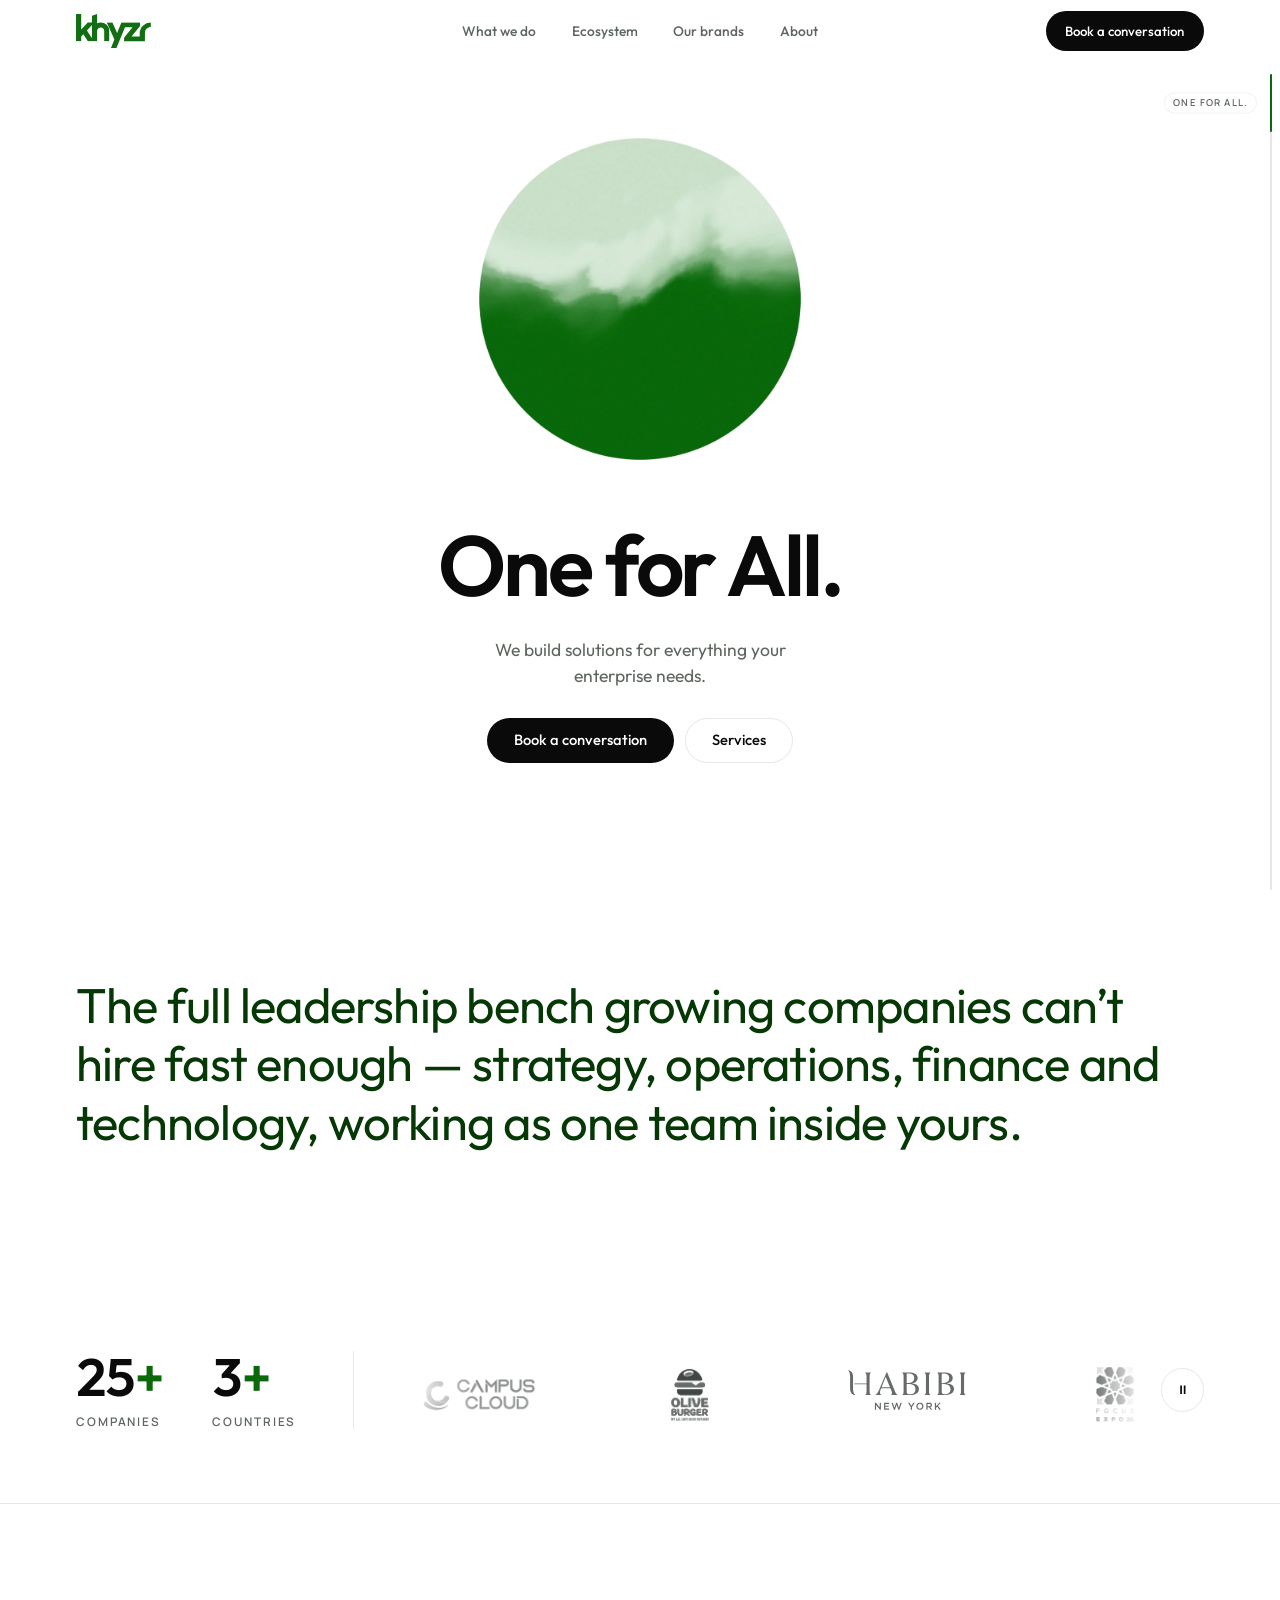
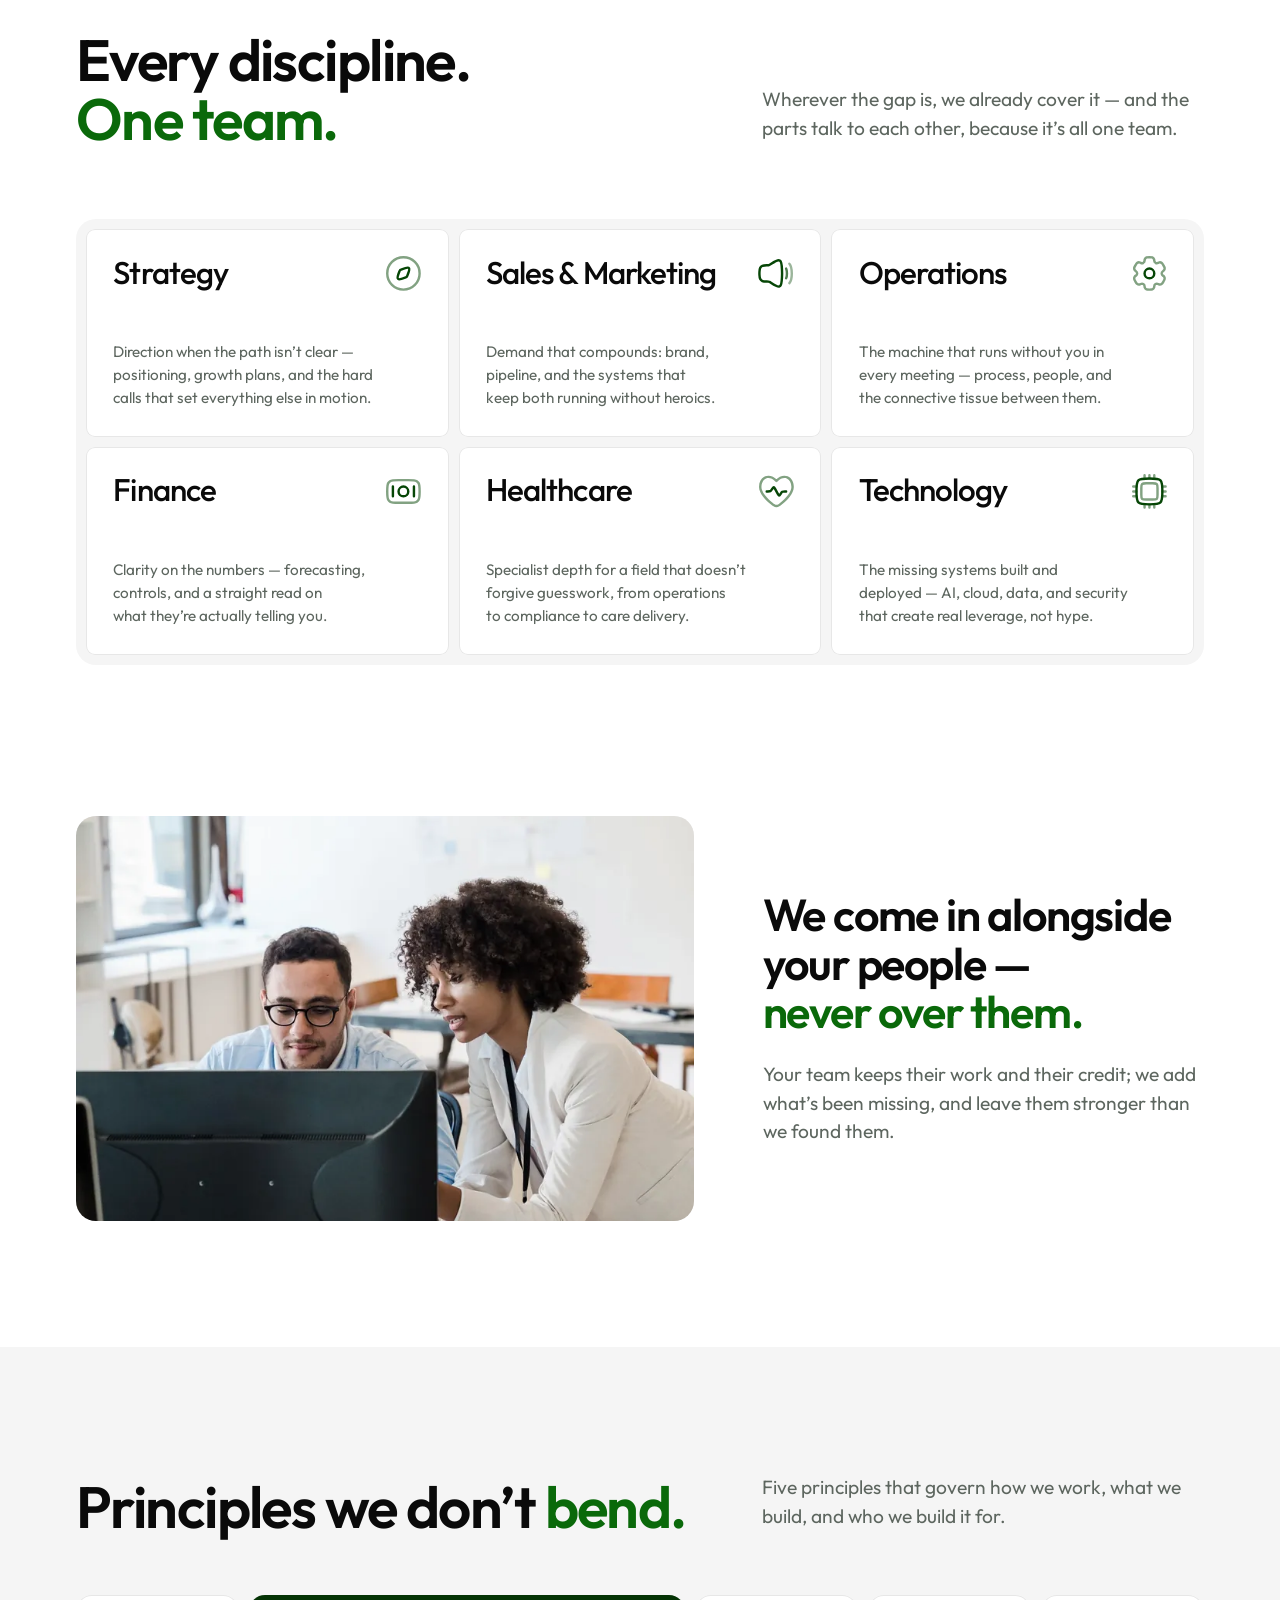
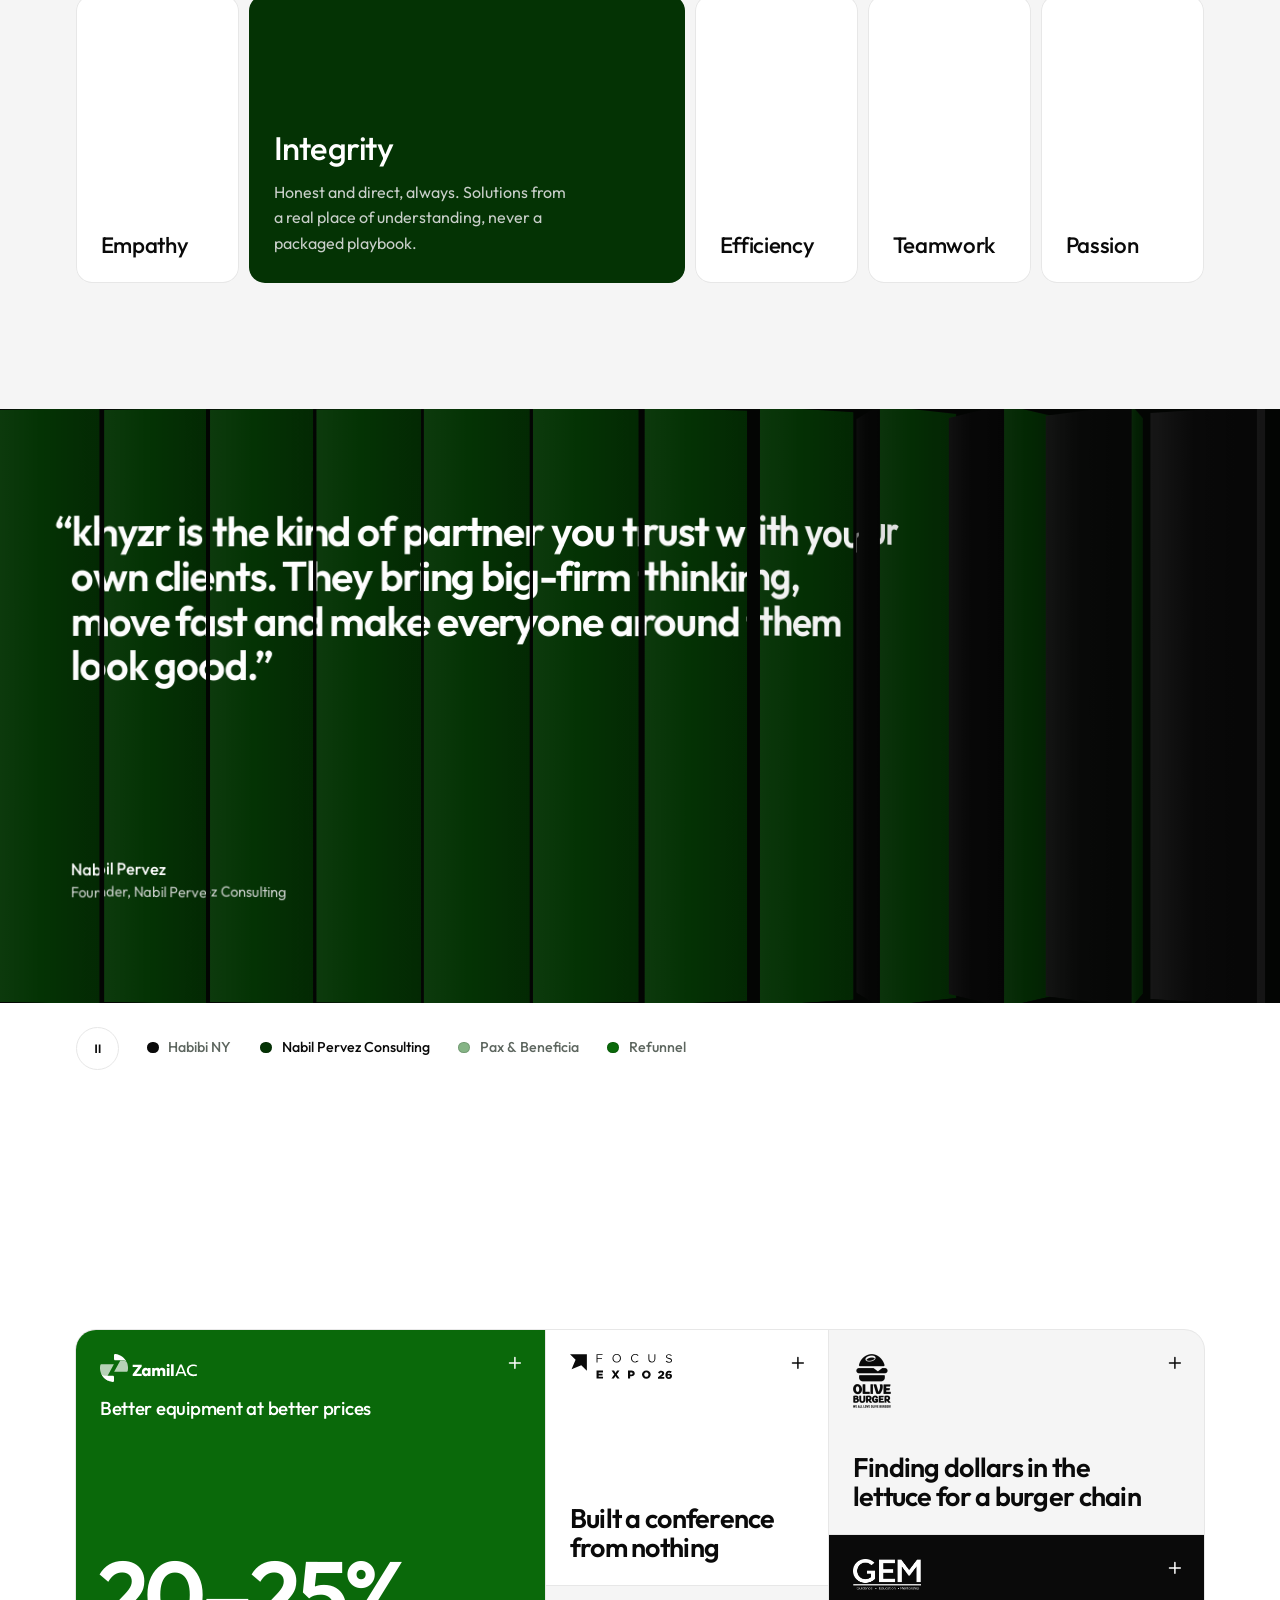
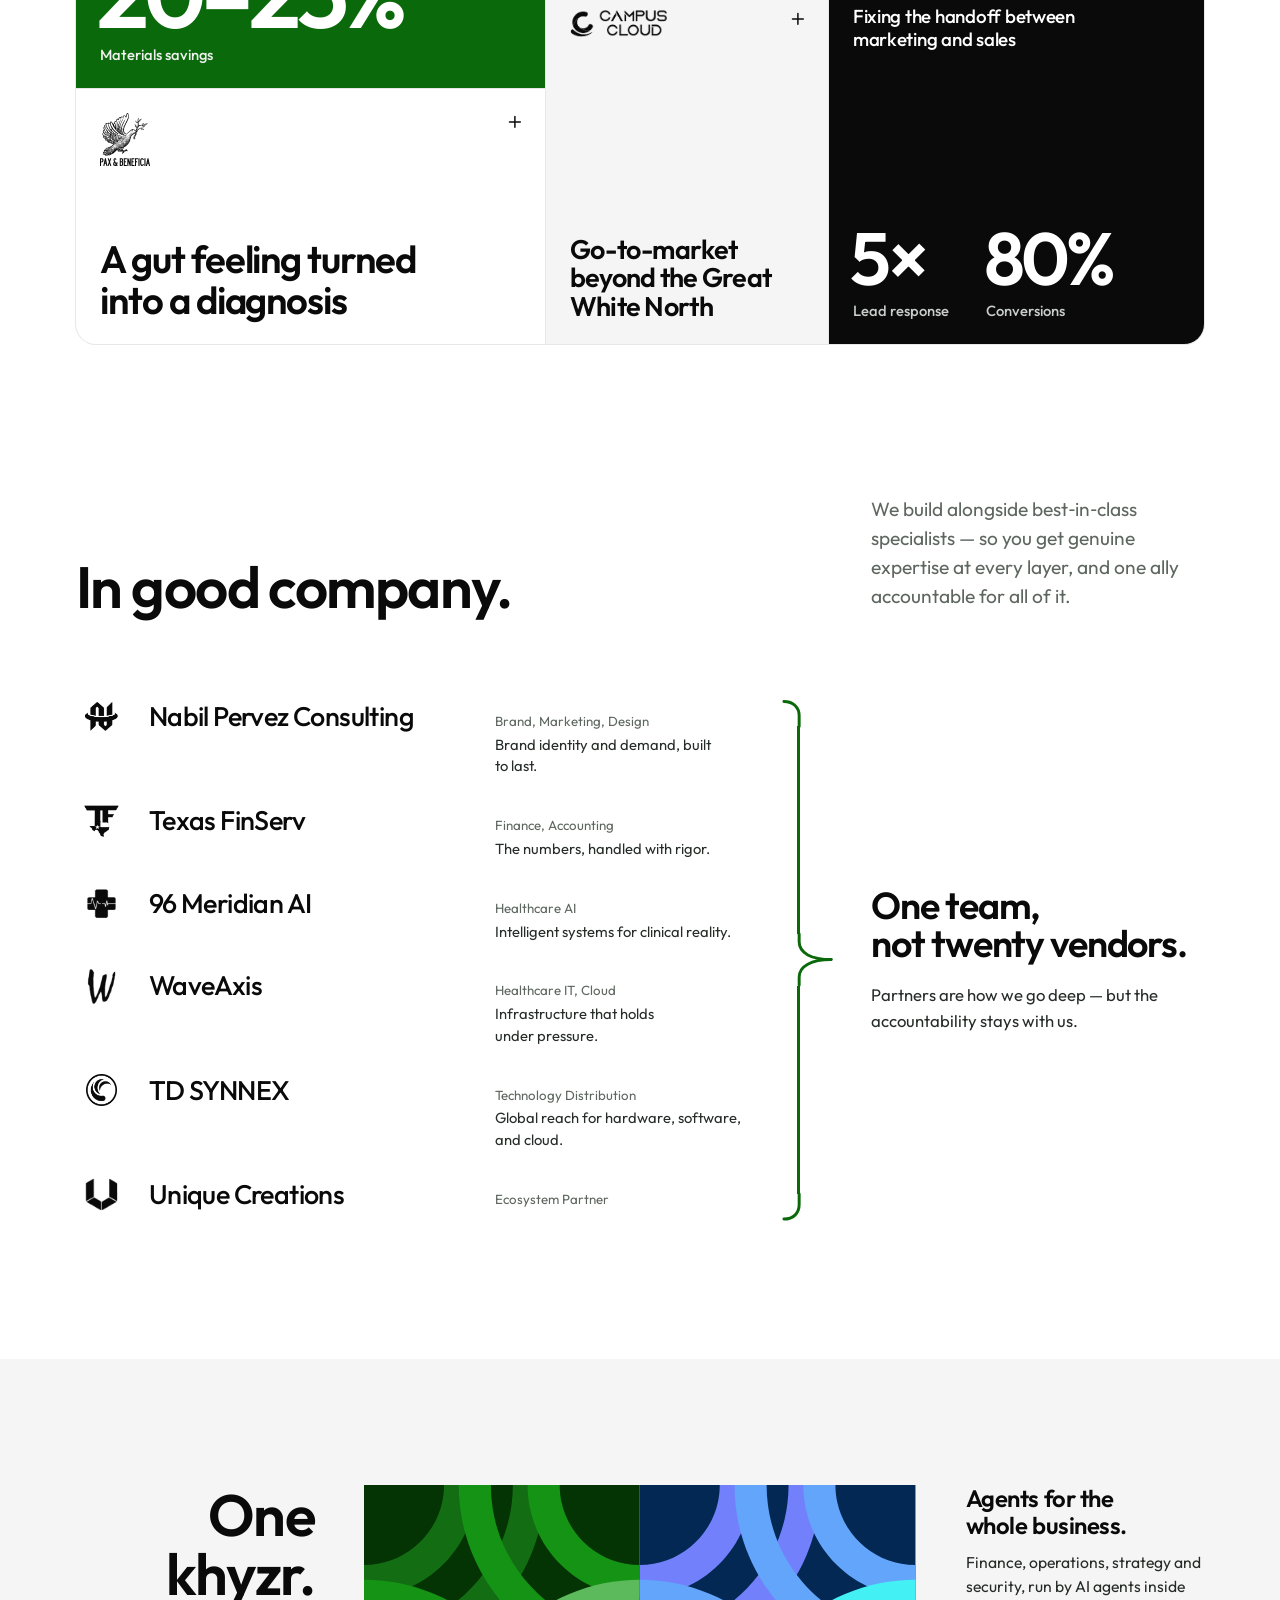
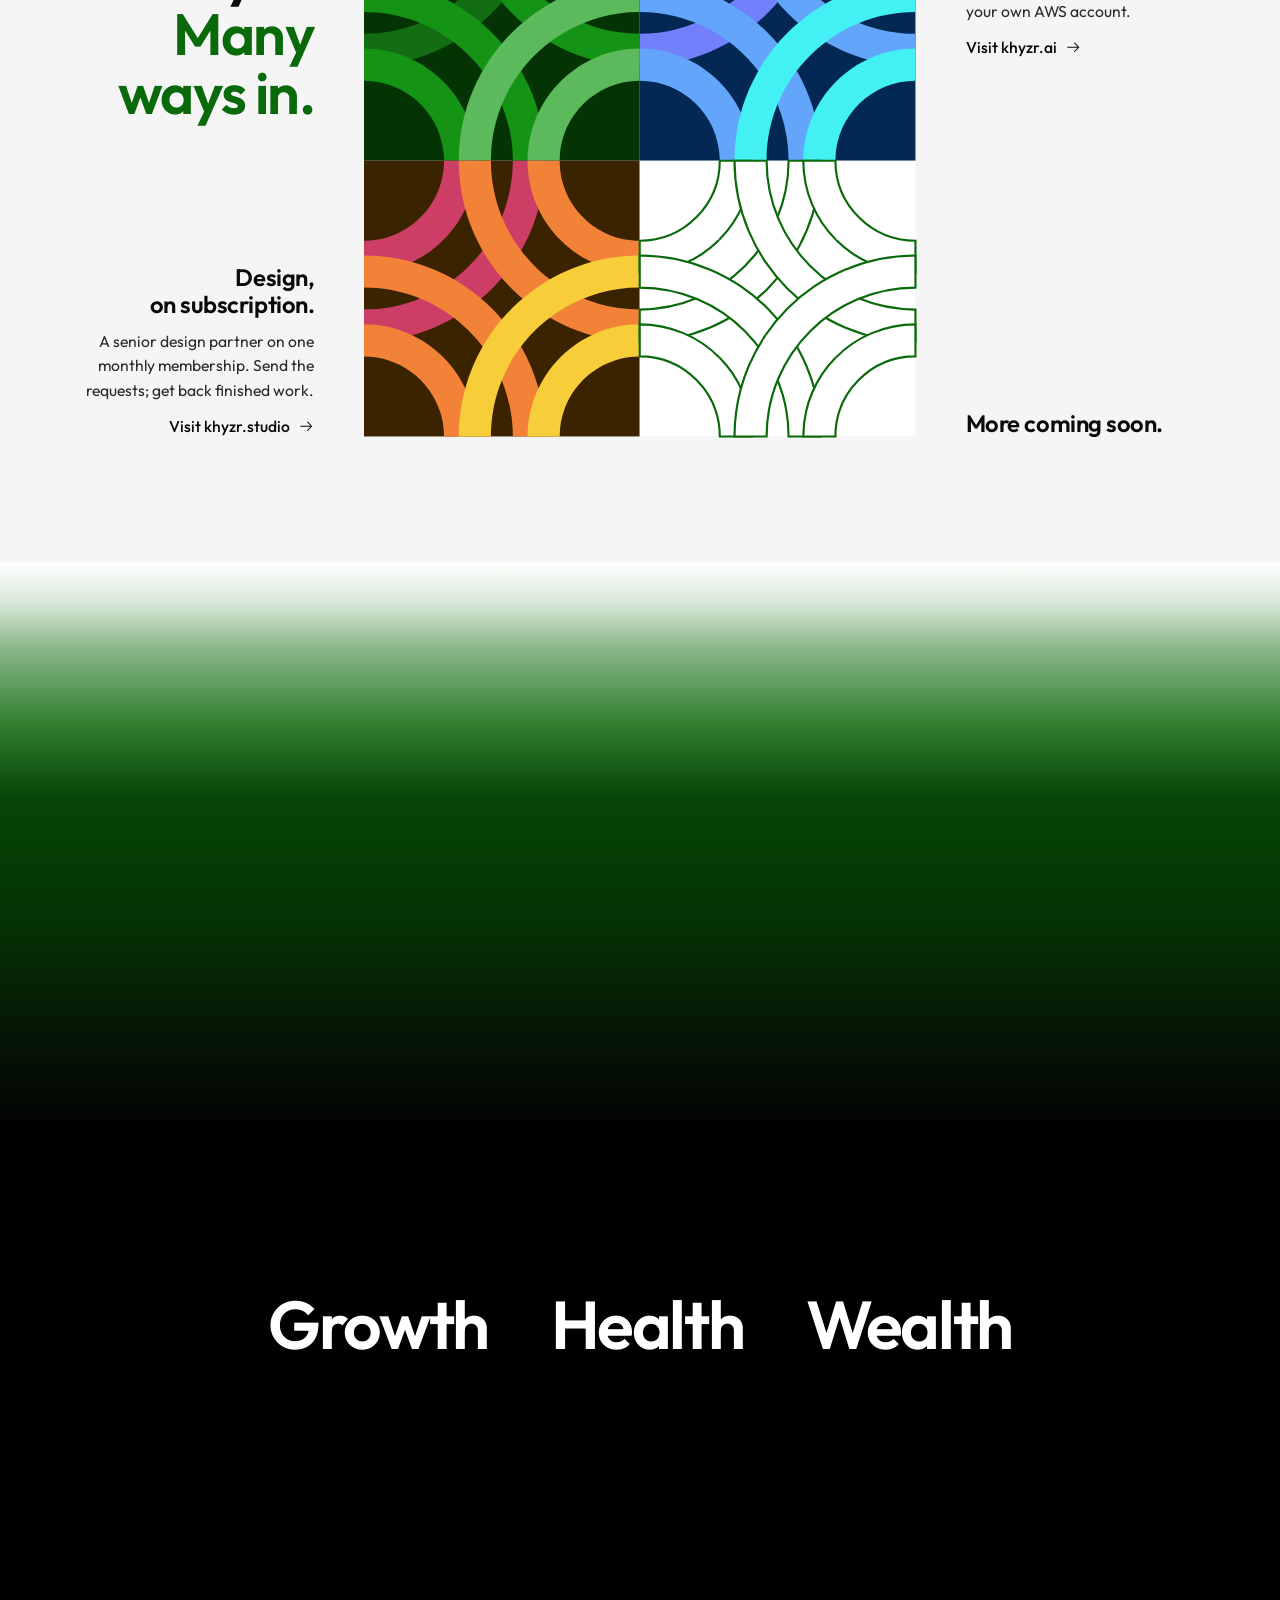
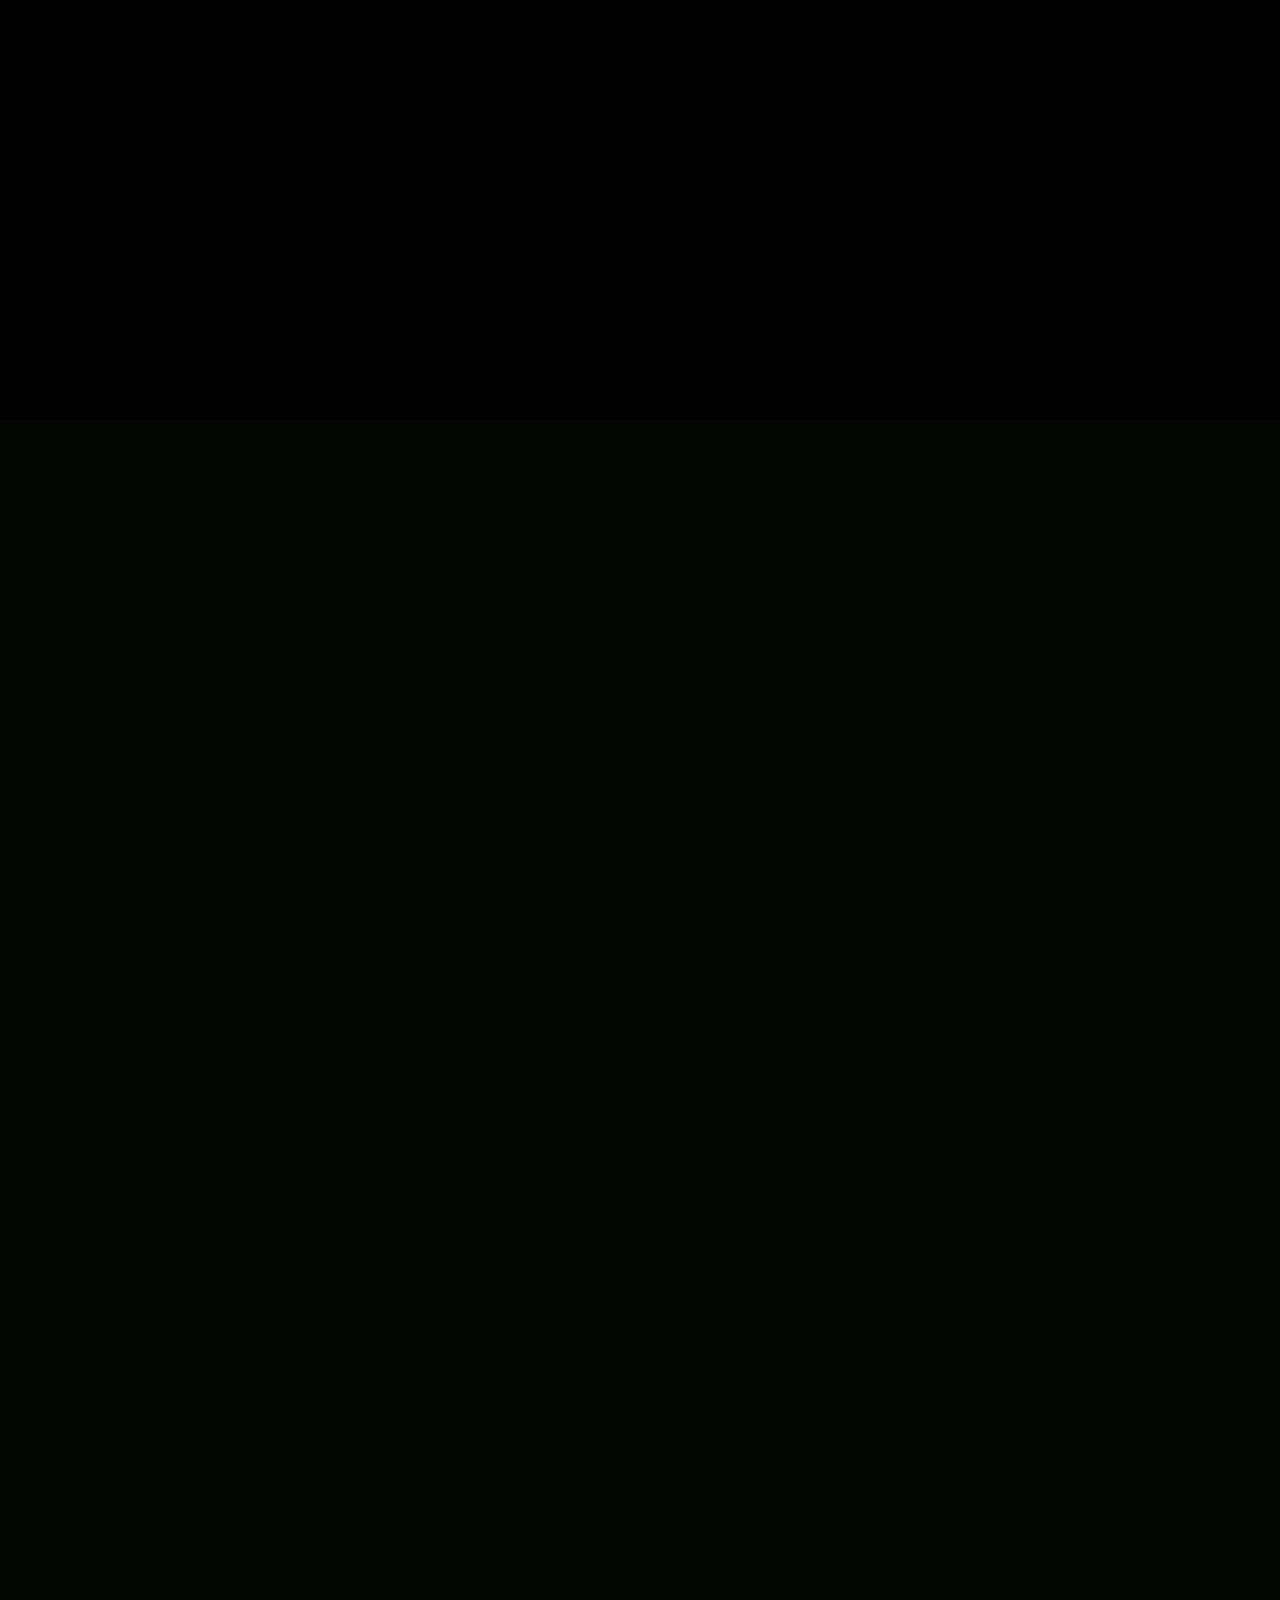
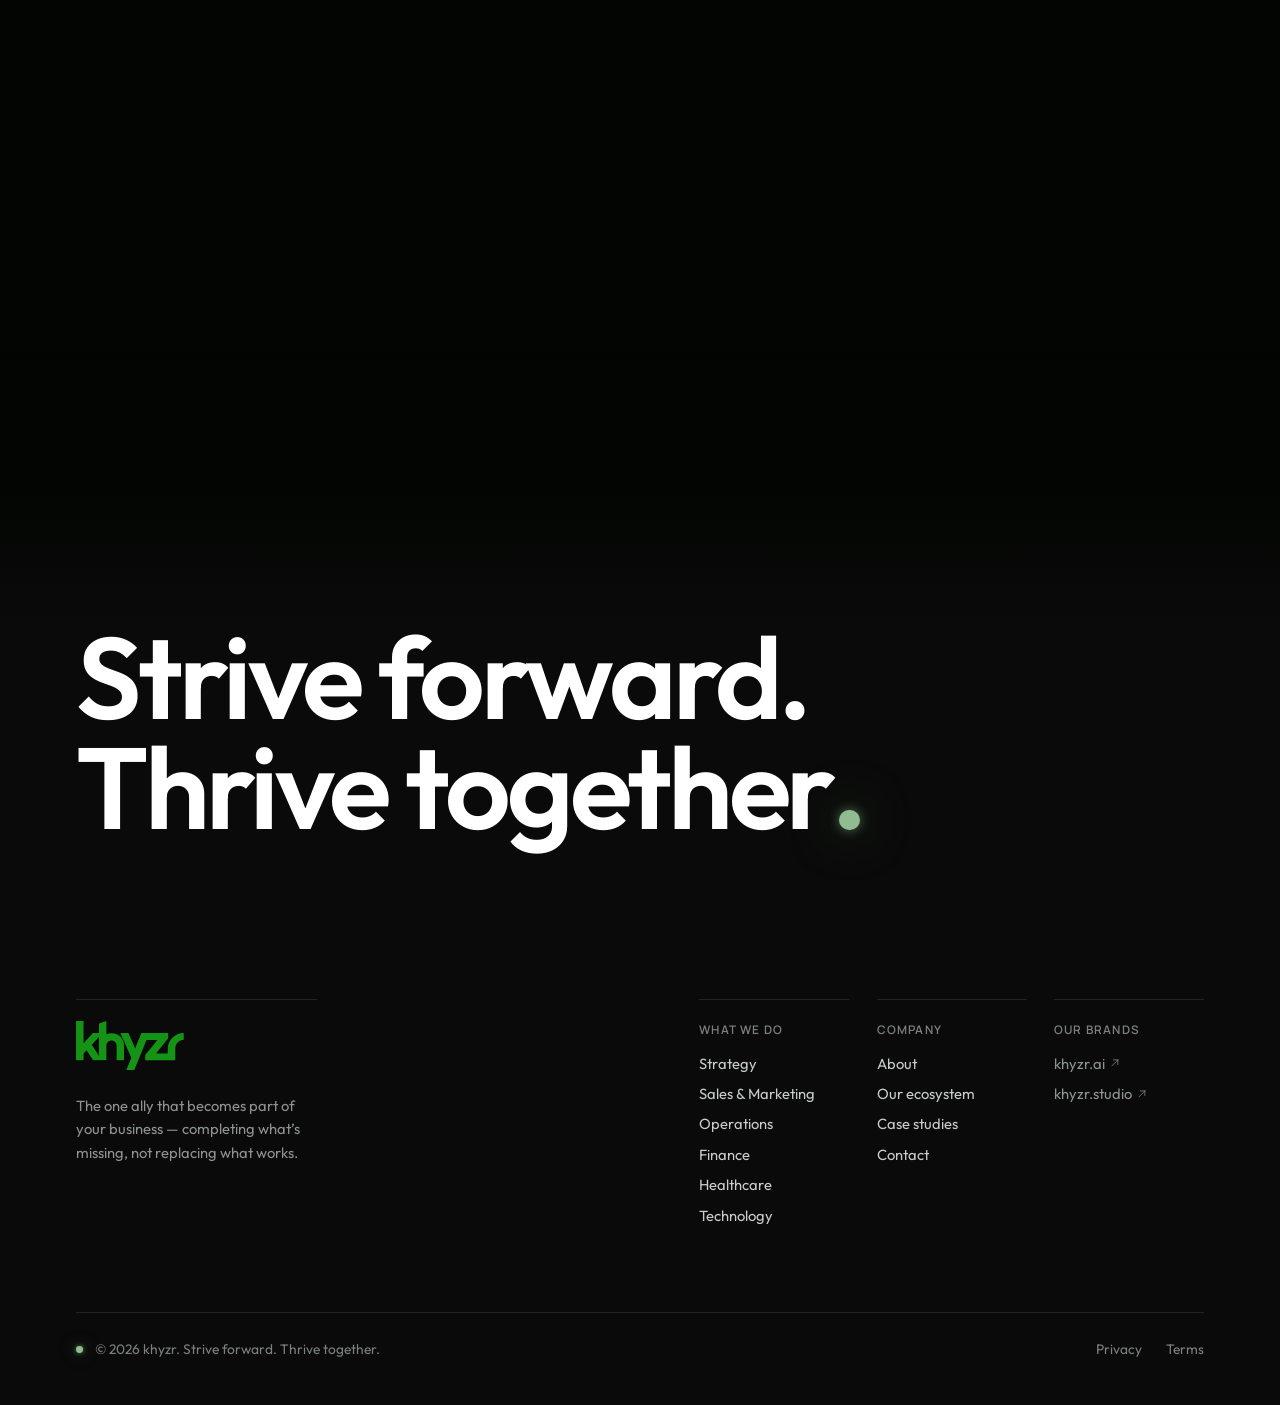
<file: index.html>
<!doctype html>
<html lang="en">
<head>
<meta charset="utf-8">
<meta name="viewport" content="width=device-width, initial-scale=1, viewport-fit=cover">
<script>(function(r,n){r.classList.add("js");if(matchMedia("(pointer:fine)").matches&&!matchMedia("(forced-colors:active)").matches)r.classList.add("trace-on");if((n.hardwareConcurrency||8)<=2||(n.deviceMemory&&n.deviceMemory<=2))r.classList.add("perf-lite");if(!("gpu" in n)||matchMedia("(prefers-reduced-motion:reduce)").matches)r.classList.add("orb-off");setTimeout(function(){r.classList.add("type-in")},1600);setTimeout(function(){if(!r.classList.contains("orb-on"))r.classList.add("orb-off")},5000)})(document.documentElement,navigator)</script>
<script src="assets/hero/bloop.js" async fetchpriority="high"></script>
<title>khyzr | Strive Forward. Thrive Together.</title>
<meta name="description" content="khyzr — strategy, design, technology, and operations as one team. One ally that becomes part of your business.">
<meta name="theme-color" content="#ffffff">
<link rel="canonical" href="https://khyzr.com/">
<meta property="og:type" content="website">
<meta property="og:site_name" content="khyzr">
<meta property="og:title" content="khyzr | Strive Forward. Thrive Together.">
<meta property="og:description" content="khyzr — strategy, design, technology, and operations as one team. One ally that becomes part of your business.">
<meta property="og:url" content="https://khyzr.com/">
<meta property="og:image" content="https://khyzr-creative.github.io/com/og.jpg">
<meta property="og:image:width" content="1200">
<meta property="og:image:height" content="630">
<meta property="og:image:alt" content="khyzr. One for All. We build solutions for everything your enterprise needs.">
<meta name="twitter:card" content="summary_large_image">
<link rel="icon" href="design-system/assets/logos/khyzr-symbol_on-dark.svg" type="image/svg+xml">
<link rel="preload" href="assets/fonts/outfit-latin.woff2" as="font" type="font/woff2" crossorigin>
<style>
  :root{
    --bg:#ffffff;
    --surface:#ffffff;
    --surface-2:#f5f5f5;
    --ink:#0a0a0a;        /* pitch black — workhorse accent */
    --body-c:#262d29;
    --muted:#5d665f;
    --faint:#8b938c;
    --hair:#e7e7e7;
    --green:#0A690A;      /* rare special accent */
    --green-bright:#91bc91;
    --font:"Outfit",system-ui,sans-serif;
    --font-tech:"Manrope",system-ui,sans-serif;
    --fw-display:600;
    --fw-ui:500;
    --fw-text:400;
    --serif:"Instrument Serif",Georgia,serif;
  }
  /* Display face: "Outfit" — LOCKED 2026-07-08 (TWK Everett was considered; not licensed). */
  *{box-sizing:border-box;margin:0;padding:0}
  html{scroll-behavior:smooth;-webkit-text-size-adjust:100%;text-size-adjust:100%}
  /* glide (assets/home/glide.js) eases the wheel and in-page links itself; the browser's own smoothing would fight it */
  html.glide{scroll-behavior:auto}
  @media (prefers-reduced-motion:reduce){html{scroll-behavior:auto}}
  body{font-family:var(--font);font-weight:var(--fw-text);color:var(--body-c);background:var(--bg);-webkit-font-smoothing:antialiased;overflow-x:hidden}
  a{color:inherit}
  ::selection{background:rgba(10,105,10,.18)}

  /* ---------- buttons ---------- */
  .btn{display:inline-flex;align-items:center;gap:.55em;font-family:var(--font);font-weight:var(--fw-ui);font-size:.9375rem;line-height:1;
    padding:.875rem 1.625rem;border-radius:999px;cursor:pointer;text-decoration:none;border:1px solid transparent;transition:transform .5s cubic-bezier(.34,1.56,.64,1),background .2s ease,box-shadow .5s ease,border-color .2s ease;white-space:nowrap}
  .btn-black{background:var(--ink);color:#fff}
  @media (hover:hover){.btn-black:hover{transform:scale(1.05);background:#000;box-shadow:0 14px 30px -12px rgba(0,0,0,.55)}}
  .btn-ghost{background:transparent;color:var(--ink);border-color:var(--hair)}
  @media (hover:hover){.btn-ghost:hover{border-color:#cdcdcd;background:#fff;transform:scale(1.05)}}
  .btn:active{transform:scale(.98)}
  /* the pills and buttons answer a press themselves (:active), so a finger gets no grey flash over them */
  .btn,.btn-nav,button{-webkit-tap-highlight-color:transparent}
  /* a link under a thumb answers in the brand's green, not the browser's blue */
  a{-webkit-tap-highlight-color:rgba(10,105,10,.14)}
  .arrow{display:inline-flex;align-items:center;transition:transform .5s cubic-bezier(.34,1.56,.64,1)}
  .arrow svg{width:1.05em;height:1.05em}
  .lnk{display:inline-flex;align-items:center;gap:.5em;font-weight:var(--fw-ui);color:var(--ink);text-decoration:none}
  @media (hover:hover){.lnk:hover .arrow{transform:translateX(4px)}}

  /* ---------- floating nav (paper flip — Components §02 spec) ---------- */
  .nav{position:fixed;top:0;left:0;right:0;z-index:60;height:4rem;
    padding:0 var(--gx);
    background:transparent;border-bottom:1px solid transparent;
    transition:background .35s ease,border-color .35s ease}
  .nav-in{position:relative;max-width:var(--container);margin:0 auto;height:100%;display:flex;align-items:center;justify-content:space-between}
  /* paper once the page moves */
  .nav.scrolled{background:#fff;border-bottom-color:var(--hair)}
  html:not(.js) .nav{position:absolute}
  .nav .brand{display:flex;align-items:center;text-decoration:none;border-radius:var(--radius-s)}
  /* the wordmark leads, 76px (Cisco, 2 Oct 2026: "reduce the size of this logo"; it was 96), under the system's 90px floor
     as the product navs' wordmarks are, flagged in its Logos rule; it crossfades on-light → on-dark over the dark sections */
  .brand .wm{position:relative;display:block;width:4.75rem;aspect-ratio:398.637/183.737}
  .brand .wm img{position:absolute;inset:0;width:100%;height:100%;transition:opacity .35s ease}
  .brand .w-dark{opacity:0}
  .nav.ink .w-dark{opacity:1}
  .nav.ink .w-light{opacity:0}
  /* over the dark sections (the name, the close, the footer): the paper's ink twin, no glass. Both are solid: at 97%
     and 94% the page's words showed through the bar as it passed over them (the phone pass, 9 Oct 2026) */
  .nav.ink{background:#0a0a0a;border-bottom-color:rgba(255,255,255,.1)}
  .nav-mid{position:absolute;left:50%;top:50%;transform:translate(-50%,-50%);display:flex;align-items:center;gap:.375rem}
  .nav-mid a{font-size:.875rem;font-weight:var(--fw-ui);color:var(--muted);text-decoration:none;transition:color .25s ease,background .2s ease;padding:.5625rem .9375rem;border-radius:999px}
  @media (hover:hover){.nav-mid a:hover{color:var(--ink);background:var(--surface-2)}}
  .nav.ink .nav-mid a{color:rgba(255,255,255,.78)}
  @media (hover:hover){.nav.ink .nav-mid a:hover{color:#fff;background:rgba(255,255,255,.09)}}
  /* where you are: the link of the section on screen, with a small green light under it */
  .nav-mid a{position:relative}
  .nav-mid a::after{content:"";position:absolute;left:50%;bottom:.1875rem;width:.25rem;height:.25rem;margin-left:-2px;border-radius:50%;background:var(--green);
    opacity:0;transform:scale(.3);transition:opacity .3s ease,transform .5s cubic-bezier(.34,1.56,.64,1)}
  .nav-mid a[aria-current="true"]{color:var(--ink)}
  .nav-mid a[aria-current="true"]::after{opacity:1;transform:none}
  .nav.ink .nav-mid a[aria-current="true"]{color:#fff}
  .nav.ink .nav-mid a::after{background:var(--green-bright)}
  /* skip to content: out of sight until a keyboard reaches it */
  .skip{position:fixed;left:1rem;top:.75rem;z-index:100;padding:.75rem 1.125rem;border-radius:999px;background:var(--ink);color:#fff;text-decoration:none;
    font:var(--fw-ui) .875rem/1 var(--font);transform:translateY(-160%)}
  .skip:focus{transform:none}
  main:focus{outline:none}
  .btn-nav{background:var(--ink);color:#fff;font-weight:var(--fw-ui);font-size:.84375rem;height:2.5rem;padding:0 1.25rem;display:inline-flex;align-items:center;border-radius:999px;text-decoration:none;transition:transform .5s cubic-bezier(.34,1.56,.64,1),background .3s ease,color .3s ease}
  @media (hover:hover){.btn-nav:hover{transform:scale(1.05)}}
  .btn-nav:active{transform:scale(.98)}
  .nav.ink .btn-nav{background:#fff;color:#0a0a0a}
  @media(max-width:1000px){ .nav-mid{display:none} }
  @media(max-width:760px){ .nav{height:3.5rem} }
  /* a full-size target for a finger */
  @media (pointer:coarse){ .btn-nav{height:2.75rem} .nav .brand{min-height:2.75rem;padding:0 .375rem;margin:0 -.375rem} }

  /* ---------- hero: the Bloop orb (assets/hero/bloop.js) on white ---------- */
  .hero{position:relative;z-index:1;width:100%;height:100vh;height:100svh;min-height:45rem;overflow:hidden;background:var(--bg)}
  /* the content centres in the space under the nav, a little above the middle; the auto margins never push it under the nav */
  .hero-wrap{position:relative;z-index:2;height:100%;display:flex;flex-direction:column;align-items:center;text-align:center;
    padding:4rem var(--gx) 8vh}
  .hero-wrap>:first-child{margin-top:auto}
  .hero-wrap>:last-child{margin-bottom:auto}
  /* the orb is drawn 0.9375 of the slot, its canvas 1.12 of the orb; the still stands in without WebGPU */
  .orb-slot{position:relative;flex:none;width:min(38vh,64vw,26.875rem);aspect-ratio:1}
  .orb-canvas{position:absolute;left:50%;top:50%;width:105%;height:105%;transform:translate(-50%,-50%);display:block}
  html:not(.js) .orb-slot,html.orb-off .orb-slot{background:url(assets/hero/bloop-still.webp) center/105% auto no-repeat}
  html:not(.js) .orb-canvas,html.orb-off .orb-canvas{display:none}
  .hero-title{margin-top:clamp(1.625rem,4.4vh,3.125rem);font-family:var(--font);font-weight:var(--fw-display);font-size:clamp(3rem,6.8*var(--u,1vw),6.4rem);line-height:1.3;letter-spacing:-.036em;color:var(--ink);text-wrap:balance}
  .hero-tagline{margin-top:clamp(.75rem,1.8vh,1.25rem);max-width:34ch;font-size:clamp(1.05rem,1.4*var(--u,1vw),1.28rem);line-height:1.5;color:var(--muted);font-weight:var(--fw-text);text-wrap:pretty}
  .hero-cta{display:flex;gap:.75rem;margin-top:clamp(1.375rem,3.2vh,2rem);flex-wrap:wrap;justify-content:center}
  /* the words arrive as the orb settles */
  html.js .hero-title,html.js .hero-tagline,html.js .hero-cta{opacity:0;transform:translateY(22px) scale(.985);transform-origin:50% 100%;transition:opacity .9s ease,transform .9s cubic-bezier(.34,1.45,.64,1)}
  html.orb-on .hero-title,html.orb-on .hero-tagline,html.orb-on .hero-cta,html.type-in .hero-title,html.type-in .hero-tagline,html.type-in .hero-cta,html.orb-off .hero-title,html.orb-off .hero-tagline,html.orb-off .hero-cta{opacity:1;transform:none}
  /* a phone: the hero is the screen it is seen on, its actions included (the 720px floor is for a short desktop
     window), and it grows only if its content needs more */
  @media (max-width:760px){
    .hero{height:auto;min-height:0}
    .hero-wrap{height:auto;min-height:100vh;min-height:100svh}
  }
  /* a phone on its side: the orb beside the words, so the first screen holds all of it */
  @media (orientation:landscape) and (max-height:500px){
    .hero{height:auto;min-height:0}
    .hero-wrap{height:auto;min-height:100vh;min-height:100svh;display:grid;grid-template-columns:auto minmax(0,22rem);
      align-content:center;justify-content:center;column-gap:clamp(1.75rem,6vw,4.5rem);text-align:left;padding:4.25rem var(--gx) 1.25rem}
    .hero-wrap>:first-child{margin-top:0}
    .hero-wrap>:last-child{margin-bottom:0}
    .orb-slot{grid-row:1/4;align-self:center;width:min(62vh,40vw)}
    .hero-title{margin-top:0;align-self:end;font-size:clamp(2.4rem,12vh,3.4rem);line-height:1.15}
    .hero-tagline{margin-top:.625rem}
    .hero-cta{margin-top:1.25rem;justify-content:flex-start}
  }
  /* the words come up as the orb begins to bloom, a beat behind it and each a beat behind the last (9 Oct 2026; they
     waited for the bloom to finish, about two seconds more, with the screen bare but for the orb: 3.6 s on a phone) */
  html.orb-on .hero-title{transition-delay:.3s}
  html.orb-on .hero-tagline,html.type-in .hero-tagline{transition-delay:.44s}
  html.orb-on .hero-cta,html.type-in .hero-cta{transition-delay:.58s}
  @media (prefers-reduced-motion:reduce){html.js .hero-title,html.js .hero-tagline,html.js .hero-cta{opacity:1;transform:none;transition:none}}

  /* QA: consistent keyboard focus + anchor offset under the floating nav */
  a:focus-visible,button:focus-visible{outline:2px solid var(--green);outline-offset:3px;border-radius:9px}
  .nav.ink a:focus-visible{outline-color:#fff}
  [id]{scroll-margin-top:6rem}
</style>
<link rel="stylesheet" href="assets/home/tokens.css">
<link rel="stylesheet" href="assets/home/home.css">
<link rel="stylesheet" href="assets/home/trace.css">
<!-- @css -->
<link rel="stylesheet" href="assets/home/manifesto/manifesto.css">
<link rel="stylesheet" href="assets/home/trusted/trusted.css">
<link rel="stylesheet" href="assets/home/disciplines/disciplines.css">
<link class="hs-name-fonts" data-href="https://fonts.googleapis.com/css2?family=Noto+Nastaliq+Urdu:wght@400;500;600&family=Noto+Sans+Devanagari:wght@400;500;600&family=Noto+Sans+Tamil:wght@400;500;600&family=Noto+Sans+SC:wght@400;500;600&family=Noto+Sans+JP:wght@400;500;600&family=Noto+Sans+KR:wght@400;500;600&text=%D8%A7%D8%AA%D8%AD%D8%AE%D8%AF%D8%B1%D8%B5%D8%B6%D9%82%D9%84%D9%88%DB%8C%E0%A4%82%E0%A4%95%E0%A4%96%E0%A4%9C%E0%A4%A4%E0%A4%A5%E0%A4%AA%E0%A4%AF%E0%A4%B0%E0%A4%B5%E0%A4%B8%E0%A4%BC%E0%A4%BE%E0%A4%BF%E0%A5%8D%E0%AE%95%E0%AE%9A%E0%AE%9C%E0%AE%A8%E0%AE%AE%E0%AE%B0%E0%AE%B2%E0%AE%B3%E0%AE%B5%E0%AE%BF%E0%AF%86%E0%AF%8D%E3%82%BA%E3%83%92%E3%83%AB%E5%81%A5%E5%85%B9%E5%AF%8C%E5%B0%94%E5%B8%8C%E5%BA%B7%E6%88%90%E8%B4%A2%E9%95%B7%E9%95%BF%EA%B0%95%EA%B1%B4%EB%93%9C%EB%A5%B4%EB%B6%80%EC%84%B1%EC%9E%A5%ED%9E%88&display=swap" rel="stylesheet">
<noscript><link href="https://fonts.googleapis.com/css2?family=Noto+Nastaliq+Urdu:wght@400;500;600&family=Noto+Sans+Devanagari:wght@400;500;600&family=Noto+Sans+Tamil:wght@400;500;600&family=Noto+Sans+SC:wght@400;500;600&family=Noto+Sans+JP:wght@400;500;600&family=Noto+Sans+KR:wght@400;500;600&text=%D8%A7%D8%AA%D8%AD%D8%AE%D8%AF%D8%B1%D8%B5%D8%B6%D9%82%D9%84%D9%88%DB%8C%E0%A4%82%E0%A4%95%E0%A4%96%E0%A4%9C%E0%A4%A4%E0%A4%A5%E0%A4%AA%E0%A4%AF%E0%A4%B0%E0%A4%B5%E0%A4%B8%E0%A4%BC%E0%A4%BE%E0%A4%BF%E0%A5%8D%E0%AE%95%E0%AE%9A%E0%AE%9C%E0%AE%A8%E0%AE%AE%E0%AE%B0%E0%AE%B2%E0%AE%B3%E0%AE%B5%E0%AE%BF%E0%AF%86%E0%AF%8D%E3%82%BA%E3%83%92%E3%83%AB%E5%81%A5%E5%85%B9%E5%AF%8C%E5%B0%94%E5%B8%8C%E5%BA%B7%E6%88%90%E8%B4%A2%E9%95%B7%E9%95%BF%EA%B0%95%EA%B1%B4%EB%93%9C%EB%A5%B4%EB%B6%80%EC%84%B1%EC%9E%A5%ED%9E%88&display=swap" rel="stylesheet"></noscript>
<link class="hs-name-fonts" data-href="https://fonts.googleapis.com/css2?family=Noto+Naskh+Arabic:wght@400;500;600&text=%D8%A7%D8%A9%D8%AA%D8%AB%D8%AD%D8%AE%D8%AF%D8%B1%D8%B3%D8%B4%D8%B5%D8%B6%D9%82%D9%84%D9%85%D9%86%D9%88%DB%8C&display=swap" rel="stylesheet">
<noscript><link href="https://fonts.googleapis.com/css2?family=Noto+Naskh+Arabic:wght@400;500;600&text=%D8%A7%D8%A9%D8%AA%D8%AB%D8%AD%D8%AE%D8%AF%D8%B1%D8%B3%D8%B4%D8%B5%D8%B6%D9%82%D9%84%D9%85%D9%86%D9%88%DB%8C&display=swap" rel="stylesheet"></noscript>
<!-- /@css -->
<meta name="robots" content="noindex, nofollow">
</head>
<body>
<a class="skip" href="#main">Skip to content</a>

<header class="nav">
  <div class="nav-in">
  <a href="#" class="brand" aria-label="khyzr"><span class="wm">
    <img class="w-dark" src="design-system/assets/logos/khyzr-wordmark_on-dark.svg" alt="" width="96" height="44">
    <img class="w-light" src="design-system/assets/logos/khyzr-wordmark_on-light.svg" alt="" width="96" height="44">
  </span></a>
  <nav class="nav-mid" aria-label="Main">
    <a href="#disciplines">What we do</a>
    <a href="#ecosystem">Ecosystem</a>
    <a href="#products">Our brands</a>
    <a href="#name">About</a>
  </nav>
  <a href="https://calendar.app.google/kgfHw2AJN4HrpkCr7" class="btn-nav" target="_blank" rel="noopener">Book a conversation</a>
  </div>
</header>

<main id="main">

<!-- 1 · HERO -->
<section class="hero" aria-labelledby="hero-title">
  <div class="hero-wrap">
    <div class="orb-slot" aria-hidden="true"><canvas class="orb-canvas"></canvas></div>
    <h1 class="hero-title" id="hero-title">One for All.</h1>
    <p class="hero-tagline">We build solutions for everything your enterprise needs.</p>
    <div class="hero-cta">
      <a href="https://calendar.app.google/kgfHw2AJN4HrpkCr7" class="btn btn-black" target="_blank" rel="noopener">Book a conversation</a>
      <a href="#disciplines" class="btn btn-ghost">Services</a>
    </div>
  </div>
</section>

<!-- 1.25 · MANIFESTO -->
<!-- @section:manifesto -->
<section class="hs hs-manifesto" aria-label="What khyzr is">
  <div class="in">
    <div class="entry">
      <p class="ink">The full leadership bench growing companies can’t hire fast enough&nbsp;— strategy, operations, finance and technology, working as one team inside yours.</p>
    </div>
  </div>
  <svg width="0" height="0" style="position:absolute" aria-hidden="true" focusable="false">
    <filter id="manifesto-deboss" x="-4%" y="-8%" width="108%" height="116%" color-interpolation-filters="sRGB">
      <feOffset in="SourceAlpha" dx="1.4" dy="2" result="sh"/>
      <feGaussianBlur in="sh" stdDeviation="1.2" result="shb"/>
      <feComposite in="SourceAlpha" in2="shb" operator="out" result="rimTop"/>
      <feFlood flood-color="#0E2C10" flood-opacity=".46"/>
      <feComposite in2="rimTop" operator="in" result="shade"/>
      <feOffset in="SourceAlpha" dx="-.9" dy="-1.3" result="hl"/>
      <feGaussianBlur in="hl" stdDeviation=".8" result="hlb"/>
      <feComposite in="SourceAlpha" in2="hlb" operator="out" result="rimBot"/>
      <feFlood flood-color="#FFFFFF" flood-opacity="1"/>
      <feComposite in2="rimBot" operator="in" result="light"/>
      <feMerge><feMergeNode in="SourceGraphic"/><feMergeNode in="shade"/><feMergeNode in="light"/></feMerge>
    </filter>
  </svg>
</section>
<!-- /@section:manifesto -->

<!-- 1.5 · TRUSTED BY -->
<!-- @section:trusted -->
<section class="hs hs-trusted" aria-label="Trusted by">
  <div class="in">
    <div class="cap">
      <div class="stat">
        <span class="num"><span class="count" data-count="25">25</span><span class="plus">+</span></span>
        <span class="lbl">Companies</span>
      </div>
      <div class="stat">
        <span class="num"><span class="count" data-count="3">3</span><span class="plus">+</span></span>
        <span class="lbl">Countries</span>
      </div>
    </div>
    <button class="pp" type="button" aria-label="Pause the logos"></button>
    <div class="mask">
      <div class="track">
        <span class="lg"><img src="assets/clients/light/campus-cloud.png" alt="Campus Cloud" width="147" height="77" loading="lazy" decoding="async" draggable="false" style="height:4.8125rem"></span>
        <span class="lg"><img src="assets/clients/light/olive-burger.png" alt="Olive Burger" width="98" height="94" loading="lazy" decoding="async" draggable="false" style="height:5.875rem"></span>
        <span class="lg"><img src="assets/clients/light/habibi.svg" alt="Habibi New York" width="164" height="40" loading="lazy" decoding="async" draggable="false" style="height:2.5rem"></span>
        <span class="lg"><img src="assets/clients/light/focus-expo.png" alt="Focus Expo 26" width="84" height="101" loading="lazy" decoding="async" draggable="false" style="height:6.3125rem"></span>
        <span class="lg"><img src="assets/clients/light/zamil-ac.png" alt="ZamilAC" width="148" height="67" loading="lazy" decoding="async" draggable="false" style="height:4.1875rem"></span>
        <span class="lg"><img src="assets/clients/light/pax-beneficia.png" alt="Pax &amp; Beneficia" width="110" height="89" loading="lazy" decoding="async" draggable="false" style="height:5.5625rem"></span>
        <span class="lg"><img src="assets/clients/light/pomoroi.svg" alt="Pomoroi" width="168" height="18" loading="lazy" decoding="async" draggable="false" style="height:1.125rem"></span>
        <span class="lg" aria-hidden="true"><img src="assets/clients/light/campus-cloud.png" alt="" width="147" height="77" loading="lazy" decoding="async" draggable="false" style="height:4.8125rem"></span>
        <span class="lg" aria-hidden="true"><img src="assets/clients/light/olive-burger.png" alt="" width="98" height="94" loading="lazy" decoding="async" draggable="false" style="height:5.875rem"></span>
        <span class="lg" aria-hidden="true"><img src="assets/clients/light/habibi.svg" alt="" width="164" height="40" loading="lazy" decoding="async" draggable="false" style="height:2.5rem"></span>
        <span class="lg" aria-hidden="true"><img src="assets/clients/light/focus-expo.png" alt="" width="84" height="101" loading="lazy" decoding="async" draggable="false" style="height:6.3125rem"></span>
        <span class="lg" aria-hidden="true"><img src="assets/clients/light/zamil-ac.png" alt="" width="148" height="67" loading="lazy" decoding="async" draggable="false" style="height:4.1875rem"></span>
        <span class="lg" aria-hidden="true"><img src="assets/clients/light/pax-beneficia.png" alt="" width="110" height="89" loading="lazy" decoding="async" draggable="false" style="height:5.5625rem"></span>
        <span class="lg" aria-hidden="true"><img src="assets/clients/light/pomoroi.svg" alt="" width="168" height="18" loading="lazy" decoding="async" draggable="false" style="height:1.125rem"></span>
      </div>
    </div>
  </div>
</section>
<!-- /@section:trusted -->

<!-- 2 · DISCIPLINES -->
<!-- @section:disciplines -->
<section class="hs hs-disciplines" id="disciplines" aria-labelledby="disciplines-title" data-hs-enter=".cards">
  <div class="in">
    <header class="hs-head hs-head--split hs-rise">
      <h2 class="hs-title" id="disciplines-title">Every discipline. <span class="g">One team.</span></h2>
      <p class="hs-lede">Wherever the gap is, we already cover it&nbsp;— and the parts talk to each other, because it’s all one team.</p>
    </header>
    <!-- six cards on one ground. Each card's mark is its discipline's illustrative icon from the design system (Solar
         Line Duotone, design-system/assets/icons/illustrative/, vendored by tools/pull-design.ps1), inlined so it draws
         in forest; it stands in the card's corner (disciplines.css), bare. disciplines.js gives each card its green face -->
    <ul class="cards">
      <li class="card" style="--i:0"><span class="ic" aria-hidden="true"><svg focusable="false" width="1em" height="1em" viewBox="0 0 24 24"><g fill="none" stroke="currentColor" stroke-width="1.5"><circle cx="12" cy="12" r="10" opacity=".5"></circle><path d="M13.024 14.56c-2.31.924-3.465 1.386-4.124.938a1.5 1.5 0 0 1-.398-.398c-.448-.66.014-1.814.938-4.124c.197-.493.295-.74.465-.933q.065-.074.139-.138c.193-.17.44-.268.932-.465c2.31-.924 3.464-1.386 4.124-.938a1.5 1.5 0 0 1 .398.398c.448.66-.014 1.814-.938 4.124c-.197.493-.296.739-.465.932a2 2 0 0 1-.139.139c-.193.17-.44.268-.932.465Z"></path></g></svg></span><h3>Strategy</h3><p>Direction when the path isn’t clear&nbsp;— positioning, growth plans, and the hard calls that set everything else in motion.</p></li>
      <li class="card" style="--i:1"><span class="ic" aria-hidden="true"><svg focusable="false" width="1em" height="1em" viewBox="0 0 24 24"><g fill="none" stroke="currentColor" stroke-width="1.5"><path d="M1.535 10.971c.073-1.208.11-1.813.424-2.394a3.2 3.2 0 0 1 1.38-1.3C3.94 7 4.627 7 6 7c.512 0 .768 0 1.016-.042a3 3 0 0 0 .712-.214c.23-.101.444-.242.871-.524l.22-.144C11.36 4.399 12.632 3.56 13.7 3.925c.205.07.403.17.58.295c.922.648.993 2.157 1.133 5.174A68 68 0 0 1 15.5 12c0 .532-.035 1.488-.087 2.605c-.14 3.018-.21 4.526-1.133 5.175a2.3 2.3 0 0 1-.58.295c-1.067.364-2.339-.474-4.882-2.151L8.6 17.78c-.427-.282-.64-.423-.871-.525a3 3 0 0 0-.712-.213C6.768 17 6.512 17 6 17c-1.374 0-2.06 0-2.66-.277a3.2 3.2 0 0 1-1.381-1.3c-.314-.582-.35-1.186-.424-2.395A17 17 0 0 1 1.5 12c0-.323.013-.671.035-1.029Z"></path><path stroke-linecap="round" d="M20 6s1.5 1.8 1.5 6s-1.5 6-1.5 6" opacity=".4"></path><path stroke-linecap="round" d="M18 9s.5.9.5 3s-.5 3-.5 3" opacity=".7"></path></g></svg></span><h3>Sales &amp; Marketing</h3><p>Demand that compounds: brand, pipeline, and the systems that keep both running without heroics.</p></li>
      <li class="card" style="--i:2"><span class="ic" aria-hidden="true"><svg focusable="false" width="1em" height="1em" viewBox="0 0 24 24"><g fill="none" stroke="currentColor" stroke-width="1.5"><circle cx="12" cy="12" r="3"></circle><path d="M13.765 2.152C13.398 2 12.932 2 12 2s-1.398 0-1.765.152a2 2 0 0 0-1.083 1.083c-.092.223-.129.484-.143.863a1.62 1.62 0 0 1-.79 1.353a1.62 1.62 0 0 1-1.567.008c-.336-.178-.579-.276-.82-.308a2 2 0 0 0-1.478.396C4.04 5.79 3.806 6.193 3.34 7s-.7 1.21-.751 1.605a2 2 0 0 0 .396 1.479c.148.192.355.353.676.555c.473.297.777.803.777 1.361s-.304 1.064-.777 1.36c-.321.203-.529.364-.676.556a2 2 0 0 0-.396 1.479c.052.394.285.798.75 1.605c.467.807.7 1.21 1.015 1.453a2 2 0 0 0 1.479.396c.24-.032.483-.13.819-.308a1.62 1.62 0 0 1 1.567.008c.483.28.77.795.79 1.353c.014.38.05.64.143.863a2 2 0 0 0 1.083 1.083C10.602 22 11.068 22 12 22s1.398 0 1.765-.152a2 2 0 0 0 1.083-1.083c.092-.223.129-.483.143-.863c.02-.558.307-1.074.79-1.353a1.62 1.62 0 0 1 1.567-.008c.336.178.579.276.819.308a2 2 0 0 0 1.479-.396c.315-.242.548-.646 1.014-1.453s.7-1.21.751-1.605a2 2 0 0 0-.396-1.479c-.148-.192-.355-.353-.676-.555A1.62 1.62 0 0 1 19.562 12c0-.558.304-1.064.777-1.36c.321-.203.529-.364.676-.556a2 2 0 0 0 .396-1.479c-.052-.394-.285-.798-.75-1.605c-.467-.807-.7-1.21-1.015-1.453a2 2 0 0 0-1.479-.396c-.24.032-.483.13-.82.308a1.62 1.62 0 0 1-1.566-.008a1.62 1.62 0 0 1-.79-1.353c-.014-.38-.05-.64-.143-.863a2 2 0 0 0-1.083-1.083Z" opacity=".5"></path></g></svg></span><h3>Operations</h3><p>The machine that runs without you in every meeting&nbsp;— process, people, and the connective tissue between them.</p></li>
      <li class="card" style="--i:3"><span class="ic" aria-hidden="true"><svg focusable="false" width="1em" height="1em" viewBox="0 0 24 24"><g fill="none" stroke="currentColor" stroke-width="1.5"><path d="M9 19c-2.809 0-4.213 0-5.222-.674a4 4 0 0 1-1.104-1.104C2 16.213 2 14.81 2 12s0-4.213.674-5.222a4 4 0 0 1 1.104-1.104C4.787 5 6.19 5 9 5h6c2.809 0 4.213 0 5.222.674a4 4 0 0 1 1.104 1.104C22 7.787 22 9.19 22 12s0 4.213-.674 5.222a4 4 0 0 1-1.104 1.104C19.213 19 17.81 19 15 19z" opacity=".5"></path><path d="M12 9a3 3 0 1 1 0 6a3 3 0 0 1 0-6Z"></path><path stroke-linecap="round" d="M5.5 15V9m13 6V9"></path></g></svg></span><h3>Finance</h3><p>Clarity on the numbers&nbsp;— forecasting, controls, and a straight read on what they’re actually telling you.</p></li>
      <li class="card" style="--i:4"><span class="ic" aria-hidden="true"><svg focusable="false" width="1em" height="1em" viewBox="0 0 24 24"><g fill="none"><path stroke="currentColor" stroke-linecap="round" stroke-width="1.5" d="M18 12h-.801c-.83 0-1.245 0-1.589.195c-.344.194-.557.55-.984 1.261l-.03.052c-.398.663-.597.994-.886.989s-.476-.344-.849-1.022l-1.687-3.067c-.347-.632-.52-.948-.798-.963c-.277-.015-.484.28-.897.87l-.283.405c-.44.627-.659.94-.984 1.11c-.326.17-.709.17-1.474.17H6"></path><path fill="currentColor" d="m8.962 19.37l.474-.58zM12 5.5l-.55.51a.75.75 0 0 0 1.1 0zm3.038 13.872l.474.581zm-5.602-.581c-1.45-1.183-3.143-2.733-4.467-4.43c-1.339-1.715-2.219-3.478-2.219-5.1h-1.5c0 2.126 1.13 4.22 2.536 6.023c1.421 1.82 3.21 3.452 4.702 4.669zM2.75 9.26c0-2.73 1.258-4.555 2.85-5.218c1.573-.654 3.753-.287 5.85 1.968l1.1-1.022c-2.403-2.581-5.223-3.289-7.526-2.331c-2.282.95-3.774 3.422-3.774 6.603zm12.762 10.692c1.493-1.217 3.28-2.848 4.702-4.67c1.407-1.803 2.536-3.896 2.536-6.022h-1.5c0 1.622-.88 3.385-2.219 5.1c-1.324 1.697-3.017 3.247-4.467 4.43zM22.75 9.26c0-3.18-1.492-5.654-3.774-6.603c-2.303-.958-5.123-.25-7.525 2.33l1.098 1.023c2.098-2.255 4.278-2.622 5.85-1.968c1.593.662 2.851 2.488 2.851 5.218zM8.488 19.952C9.758 20.988 10.64 21.75 12 21.75v-1.5c-.722 0-1.171-.325-2.564-1.46zm6.076-1.163C13.171 19.926 12.722 20.25 12 20.25v1.5c1.359 0 2.241-.762 3.512-1.798z" opacity=".5"></path></g></svg></span><h3>Healthcare</h3><p>Specialist depth for a field that doesn’t forgive guesswork, from operations to compliance to care delivery.</p></li>
      <li class="card" style="--i:5"><span class="ic" aria-hidden="true"><svg focusable="false" width="1em" height="1em" viewBox="0 0 24 24"><g fill="none" stroke="currentColor" stroke-width="1.5"><path d="M7 10c0-1.414 0-2.121.44-2.56C7.878 7 8.585 7 10 7h4c1.414 0 2.121 0 2.56.44c.44.439.44 1.146.44 2.56v4c0 1.414 0 2.121-.44 2.56c-.439.44-1.146.44-2.56.44h-4c-1.414 0-2.121 0-2.56-.44C7 16.122 7 15.415 7 14z" opacity=".5"></path><path d="M4 12c0-3.771 0-5.657 1.172-6.828S8.229 4 12 4s5.657 0 6.828 1.172S20 8.229 20 12s0 5.657-1.172 6.828S15.771 20 12 20s-5.657 0-6.828-1.172S4 15.771 4 12Z"></path><path stroke-linecap="round" d="M4 12H2m20 0h-2M4 9H2m20 0h-2M4 15H2m20 0h-2m-8 5v2m0-20v2M9 20v2M9 2v2m6 16v2m0-20v2" opacity=".5"></path></g></svg></span><h3>Technology</h3><p>The missing systems built and deployed&nbsp;— AI, cloud, data, and security that create real leverage, not hype.</p></li>
    </ul>
  </div>
</section>
<!-- /@section:disciplines -->

<!-- 2b · ALONGSIDE (a half-section of its own since 2 Oct 2026) -->
<!-- @section:alongside -->
<link rel="stylesheet" href="assets/home/alongside/alongside.css">

<section class="hs hs-alongside" id="alongside" aria-labelledby="alongside-title">
  <div class="in">
    <figure class="ph hs-rise">
      <div class="frame"><img class="hs-photo" src="assets/home/alongside/colleagues-at-screen-800.webp" srcset="assets/home/alongside/colleagues-at-screen-800.webp 800w, assets/home/alongside/colleagues-at-screen-1600.webp 1600w" sizes="(min-width: 861px) min(54vw, 860px), calc(100vw - 48px)" width="1600" height="1067" alt="Two colleagues talking through work at a computer." loading="lazy" decoding="async"></div>
    </figure>
    <div class="st hs-rise">
      <h2 class="lead" id="alongside-title">We come in alongside your people&nbsp;— <span class="g">never over them.</span></h2>
      <p class="rest">Your team keeps their work and their credit; we add what’s been missing, and leave them stronger than we found them.</p>
    </div>
  </div>
</section>
<!-- /@section:alongside -->

<!-- 3 · PRINCIPLES -->
<!-- @section:principles -->
<link rel="stylesheet" href="assets/home/principles/principles.css">

<section class="hs hs--alt hs-principles" id="principles" aria-labelledby="principles-title">
  <div class="in">
    <header class="hs-head hs-head--split hs-rise">
      <h2 class="hs-title" id="principles-title">Principles we don’t <span class="g">bend.</span></h2>
      <p class="hs-lede">Five principles that govern how we work, what we build, and who we build it for.</p>
    </header>

    <div class="row hs-rise" role="group" aria-label="Our principles">
      <div class="pp"><span class="v" aria-hidden="true">Empathy</span><span class="b"><span class="t">Empathy</span><span class="d">We share the problem before we solve it&nbsp;— and care for your people as much as you do.</span></span></div>
      <div class="pp on"><span class="v" aria-hidden="true">Integrity</span><span class="b"><span class="t">Integrity</span><span class="d">Honest and direct, always. Solutions from a real place of understanding, never a packaged playbook.</span></span></div>
      <div class="pp"><span class="v" aria-hidden="true">Efficiency</span><span class="b"><span class="t">Efficiency</span><span class="d">Pragmatic and solution-first. Capability felt as relief, not ceremony.</span></span></div>
      <div class="pp"><span class="v" aria-hidden="true">Teamwork</span><span class="b"><span class="t">Teamwork</span><span class="d">One team&nbsp;— ours, yours, and the specialists&nbsp;— pulling in the same direction.</span></span></div>
      <div class="pp"><span class="v" aria-hidden="true">Passion</span><span class="b"><span class="t">Passion</span><span class="d">We treat your work and your culture like our own. Once we’re in, they are.</span></span></div>
    </div>

  </div>
</section>
<!-- /@section:principles -->

<!-- 3.5 · VOICES -->
<!-- @section:voices -->
<link rel="stylesheet" href="assets/home/voices/voices.css">

<section class="hs hs-voices" aria-labelledby="voices-title" data-hs-enter=".frame">
  <h2 class="vh-title" id="voices-title">In their words</h2>
  <div class="in">
    <div class="frame">
      <div class="panes">
        <figure class="pane p0">
          <blockquote><p><span class="hang">“</span>Most firms want to change your brand. khyzr wanted to understand it first. That’s why the strategy we built together for new markets and tradeshows actually feels like Habibi.”</p></blockquote>
          <figcaption><span><span class="nm">Tabassum Khan and Shakir Ahmed</span>Founders, Habibi&nbsp;NY</span></figcaption>
        </figure>
        <figure class="pane p1">
          <blockquote><p><span class="hang">“</span>khyzr is the kind of partner you trust with your own clients. They bring big-firm thinking, move fast and make everyone around them look good.”</p></blockquote>
          <figcaption><span><span class="nm">Nabil Pervez</span>Founder, Nabil Pervez Consulting</span></figcaption>
        </figure>
        <figure class="pane p2">
          <blockquote><p><span class="hang">“</span>We knew something was off but couldn’t prove it. khyzr stacked us against our peers line by line and showed us exactly where the gaps were. That changed how we make decisions.”</p></blockquote>
          <figcaption><span><span class="nm">Mouyyad Abdulhadi</span>Founder and CEO, Pax&nbsp;&amp;&nbsp;Beneficia</span></figcaption>
        </figure>
        <figure class="pane p3">
          <blockquote><p><span class="hang">“</span>I’ve organized events with a lot of teams. khyzr is the one I’d call first. They plan like strategists and execute like operators.”</p></blockquote>
          <figcaption><span><span class="nm">Zohaib Rattu</span>Co-founder, Refunnel</span></figcaption>
        </figure>
      </div>
      <div class="louver" aria-hidden="true"></div>
    </div>
    <div class="ctrl">
      <button class="pp" type="button" aria-label="Pause the quotes"></button>
      <div class="names" role="group" aria-label="Voices">
        <button class="vb on" type="button" aria-pressed="true" aria-label="Tabassum Khan and Shakir Ahmed, Habibi NY"><span class="sw" style="background:var(--ink)"></span><span>Habibi<span class="lnm">&nbsp;NY</span></span><i class="bar" aria-hidden="true"></i></button>
        <button class="vb" type="button" aria-pressed="false" aria-label="Nabil Pervez, Nabil Pervez Consulting"><span class="sw" style="background:var(--green-900)"></span><span>Nabil<span class="lnm">&nbsp;Pervez Consulting</span></span></button>
        <button class="vb" type="button" aria-pressed="false" aria-label="Mouyyad Abdulhadi, Pax &amp; Beneficia"><span class="sw" style="background:var(--mint)"></span><span>Pax<span class="lnm">&nbsp;&amp;&nbsp;Beneficia</span></span></button>
        <button class="vb" type="button" aria-pressed="false" aria-label="Zohaib Rattu, Refunnel"><span class="sw" style="background:var(--khyzr-green)"></span><span>Refunnel</span></button>
      </div>
    </div>
  </div>
</section>
<!-- /@section:voices -->

<!-- 3.75 · CASE STUDIES -->
<!-- @section:cases -->
<link rel="stylesheet" href="assets/home/cases/cases.css">

<section class="hs hs-cases" id="work" aria-labelledby="cases-title" data-hs-enter=".mk">
  <div class="in">
    <header class="hs-head hs-head--split hs-rise">
      <h2 class="hs-title" id="cases-title">Real results. <span class="g">Real change.</span></h2>
      <p class="hs-lede">A sample of engagements across our practice areas. Real problems, real work, real outcomes.</p>
    </header>
    <!-- the wall. The six stand here in the wall's order (an anchor first, an anchor last), each written open: that
         is how they read without JavaScript. cases.js makes each head a control, shuts them and places them. -->
    <div class="wall">
      <article class="t g-g k-fig m-open" data-id="zamil-ac">
        <div class="c">
          <h3 class="hd"><span class="tb" id="cases-zamil-ac-b"><span class="cl"><img src="assets/home/cases/marks/zamil-ac.svg" alt="Zamil AC" width="987" height="284" loading="lazy" decoding="async" draggable="false"></span> <span class="ti">Better equipment at better prices</span></span></h3>
          <p class="dz">Procurement, Operations</p>
          <div class="fg"><p class="f"><span class="n">20–25%</span><span class="l">Materials savings</span></p></div>
          <ol class="bt" id="cases-zamil-ac-p">
            <li class="b b1"><h4>The reality</h4><p>A global HVAC manufacturer paying premium prices for parts sourced abroad, with no visibility into what was available stateside.</p></li>
            <li class="b b2"><h4>Our move</h4><p>Identified U.S.-based alternatives for their key materials and stepped in as a direct supplier at significantly better rates.</p></li>
            <li class="b b3"><h4>The payoff</h4><p>20–25% cost reduction on sourced materials. An immediate, measurable hit to their cost of goods.</p></li>
          </ol>
        </div>
      </article>
      <article class="t g-w k-pic m-open" data-id="focus-expo">
        <div class="c">
          <h3 class="hd"><span class="tb" id="cases-focus-expo-b"><span class="cl"><img src="assets/home/cases/marks/focus-expo.svg" alt="Focus Expo" width="276" height="69" loading="lazy" decoding="async" draggable="false"></span> <span class="ti">Built a conference from nothing</span></span></h3>
          <p class="dz">Strategy, Operations, Marketing, Technology</p>
          <figure class="ph"><img src="assets/home/cases/focus-expo-flyer.webp" alt="The conference’s flyer: the Focus Expo 26 compass mark on ivory, early bird tickets, April 4 2026 at Plano Event Center." width="960" height="540" loading="lazy" decoding="async" draggable="false"></figure>
          <ol class="bt" id="cases-focus-expo-p">
            <li class="b b1"><h4>The reality</h4><p>They had a date on the calendar and nothing else. No brand, no team, no speakers, no venue.</p></li>
            <li class="b b2"><h4>Our move</h4><p>We assembled the team and ran the show. khyzr led strategy, brand, and technology&nbsp;— and brought in two specialized partners to cover production and marketing. One point of contact. No gaps.</p></li>
            <li class="b b3"><h4>The payoff</h4><p>A packed, fully produced professional conference that ran like it had been planned for years. It was built in months, by a team we put together.</p></li>
          </ol>
        </div>
      </article>
      <article class="t g-s m-open" data-id="olive-burger">
        <div class="c">
          <h3 class="hd"><span class="tb" id="cases-olive-burger-b"><span class="cl"><img src="assets/home/cases/marks/olive-burger.png" alt="Olive Burger" width="152" height="216" loading="lazy" decoding="async" draggable="false"></span> <span class="ti">Finding dollars in the lettuce for a burger chain</span></span></h3>
          <p class="dz">Operations, Strategy</p>
          <ol class="bt" id="cases-olive-burger-p">
            <li class="b b1"><h4>The reality</h4><p>Good people, real potential, zero clarity on what to fix first. The team was pulling in every direction and moving in none.</p></li>
            <li class="b b2"><h4>Our move</h4><p>We got in the room, asked the hard questions, and helped them cut through the noise to lock in on what actually mattered.</p></li>
            <li class="b b3"><h4>The payoff</h4><p>Customer growth and revenue moved in the right direction. So did the team’s confidence.</p></li>
          </ol>
        </div>
      </article>
      <article class="t g-w m-open" data-id="pax-beneficia">
        <div class="c">
          <h3 class="hd"><span class="tb" id="cases-pax-beneficia-b"><span class="cl"><img src="assets/home/cases/marks/pax-beneficia.svg" alt="Pax &amp; Beneficia" width="705" height="744" loading="lazy" decoding="async" draggable="false"></span> <span class="ti">A gut feeling turned into a diagnosis</span></span></h3>
          <p class="dz">Finance, Strategy</p>
          <ol class="bt" id="cases-pax-beneficia-p">
            <li class="b b1"><h4>The reality</h4><p>Leadership had a gut feeling they were underperforming but no data to confirm it, and no clarity on where to focus.</p></li>
            <li class="b b2"><h4>Our move</h4><p>We stacked them up against their closest peers, line by line, and showed leadership exactly where the gaps were and how wide.</p></li>
            <li class="b b3"><h4>The payoff</h4><p>For the first time, the gaps were visible. That clarity changed how they made every strategic decision after.</p></li>
          </ol>
        </div>
      </article>
      <article class="t g-s m-open" data-id="campus-cloud">
        <div class="c">
          <h3 class="hd"><span class="tb" id="cases-campus-cloud-b"><span class="cl"><img src="assets/home/cases/marks/campus-cloud.png" alt="Campus Cloud" width="241" height="68" loading="lazy" decoding="async" draggable="false"></span> <span class="ti">Go-to-market beyond the Great White North</span></span></h3>
          <p class="dz">Strategy, Business Development</p>
          <ol class="bt" id="cases-campus-cloud-p">
            <li class="b b1"><h4>The reality</h4><p>A Canadian SaaS company with real ambition to crack the U.S. market. No map, no relationships, no starting point.</p></li>
            <li class="b b2"><h4>Our move</h4><p>We mapped the competitive field, worked through the regulatory picture, and then made the first prospect calls ourselves.</p></li>
            <li class="b b3"><h4>The payoff</h4><p>They’re now actively pursuing U.S. partnerships with a real strategy and boots on the ground.</p></li>
          </ol>
        </div>
      </article>
      <article class="t g-k k-fig m-open" data-id="gem-center">
        <div class="c">
          <h3 class="hd"><span class="tb" id="cases-gem-center-b"><span class="cl"><img src="assets/home/cases/marks/gem-center.png" alt="GEM Center" width="520" height="240" loading="lazy" decoding="async" draggable="false"></span> <span class="ti">Fixing the handoff between marketing and sales</span></span></h3>
          <p class="dz">Sales, Marketing</p>
          <div class="fg"><p class="f"><span class="n">5×</span><span class="l">Lead response</span></p><p class="f"><span class="n">80%</span><span class="l">Conversions</span></p></div>
          <ol class="bt" id="cases-gem-center-p">
            <li class="b b1"><h4>The reality</h4><p>Leads were coming in but dying in the handoff. No marketing direction. No sales playbook. Just a lot of missed opportunities.</p></li>
            <li class="b b2"><h4>Our move</h4><p>Rebuilt their SEO foundation, launched targeted paid campaigns, and gave the sales team a repeatable process that actually worked.</p></li>
            <li class="b b3"><h4>The payoff</h4><p>5x faster lead response. 80% jump in conversions. Same budget, completely different results.</p></li>
          </ol>
        </div>
      </article>
      <i class="pr" aria-hidden="true"></i><i class="mk" aria-hidden="true"></i>
    </div>
  </div>
</section>
<!-- /@section:cases -->

<!-- 4 · ECOSYSTEM -->
<!-- @section:ecosystem -->
<link rel="stylesheet" href="assets/home/ecosystem/ecosystem.css">

<section class="hs hs-ecosystem" id="ecosystem" aria-labelledby="ecosystem-title" data-hs-enter=".body">
  <div class="in">
    <header class="hs-head grid head hs-rise">
      <h2 class="hs-title" id="ecosystem-title">In good company.</h2>
      <p class="hs-lede">We build alongside best‑in‑class specialists&nbsp;— so you get genuine expertise at every layer, and one ally accountable for&nbsp;all&nbsp;of&nbsp;it.</p>
    </header>
    <div class="grid body">
      <ul class="roster" aria-label="Partners">
        <li style="--d:2"><span class="mk"><img class="eco-mark m-npc" src="assets/home/ecosystem/marks/npc.png" alt="" width="120" height="109" loading="lazy" decoding="async"></span><span class="nm">Nabil Pervez Consulting</span><span class="det"><span class="dc">Brand, Marketing, Design</span><span class="ln">Brand identity and demand, built to last.</span></span></li>
        <li style="--d:1"><span class="mk"><img class="eco-mark m-tfs" src="assets/home/ecosystem/marks/texas-finserv.png" alt="" width="120" height="113" loading="lazy" decoding="async"></span><span class="nm">Texas FinServ</span><span class="det"><span class="dc">Finance, Accounting</span><span class="ln">The numbers, handled with rigor.</span></span></li>
        <li style="--d:0"><span class="mk"><img class="eco-mark m-96m" src="assets/home/ecosystem/marks/96-meridian.png" alt="" width="120" height="120" loading="lazy" decoding="async"></span><span class="nm">96 Meridian AI</span><span class="det"><span class="dc">Healthcare AI</span><span class="ln">Intelligent systems for clinical reality.</span></span></li>
        <li style="--d:0"><span class="mk"><img class="eco-mark m-wax" src="assets/home/ecosystem/marks/waveaxis.png" alt="" width="120" height="120" loading="lazy" decoding="async"></span><span class="nm">WaveAxis</span><span class="det"><span class="dc">Healthcare IT, Cloud</span><span class="ln">Infrastructure that holds under pressure.</span></span></li>
        <li style="--d:1"><span class="mk"><img class="eco-mark m-tds" src="assets/home/ecosystem/marks/td-synnex.png" alt="" width="120" height="120" loading="lazy" decoding="async"></span><span class="nm">TD SYNNEX</span><span class="det"><span class="dc">Technology Distribution</span><span class="ln">Global reach for hardware, software, and cloud.</span></span></li>
        <li style="--d:2"><span class="mk"><img class="eco-mark m-uc" src="assets/home/ecosystem/marks/unique-creations.png" alt="" width="200" height="200" loading="lazy" decoding="async"></span><span class="nm">Unique Creations</span><span class="det"><span class="dc">Ecosystem Partner</span></span></li>
      </ul>
      <div class="brace v" aria-hidden="true">
        <svg class="cap" viewBox="0 0 56 28" width="56" height="28"><path pathLength="1" d="M20.5 28 V17 C20.5 8.5 14.5 2.5 5 2.5"/></svg>
        <i class="arm up"></i>
        <svg class="mid" viewBox="0 0 56 52" width="56" height="52"><path pathLength="1" d="M53 26 C33 26 20.5 19.5 20.5 8 V0"/><path pathLength="1" d="M53 26 C33 26 20.5 32.5 20.5 44 V52"/></svg>
        <i class="arm dn"></i>
        <svg class="cap" viewBox="0 0 56 28" width="56" height="28"><path pathLength="1" d="M20.5 0 V11 C20.5 19.5 14.5 25.5 5 25.5"/></svg>
      </div>
      <div class="brace h" aria-hidden="true">
        <svg class="cap" viewBox="0 0 28 56" width="28" height="56"><path pathLength="1" d="M28 20.5 H17 C8.5 20.5 2.5 14.5 2.5 5"/></svg>
        <i class="arm lf"></i>
        <svg class="mid" viewBox="0 0 52 56" width="52" height="56"><path pathLength="1" d="M26 53 C26 33 19.5 20.5 8 20.5 H0"/><path pathLength="1" d="M26 53 C26 33 32.5 20.5 44 20.5 H52"/></svg>
        <i class="arm rt"></i>
        <svg class="cap" viewBox="0 0 28 56" width="28" height="56"><path pathLength="1" d="M0 20.5 H11 C19.5 20.5 25.5 14.5 25.5 5"/></svg>
      </div>
      <div class="feat">
        <h3>One team,<br>not twenty vendors.</h3>
        <p>Partners are how we go deep&nbsp;— but the accountability stays with us.</p>
      </div>
    </div>
  </div>
</section>
<!-- /@section:ecosystem -->

<!-- 4.25 · PRODUCTS -->
<!-- @section:products -->
<link rel="stylesheet" href="assets/home/products/products.css">

<section class="hs hs--alt hs-products" id="products" aria-labelledby="products-title" data-hs-enter=".art">
  <svg class="pr-defs" aria-hidden="true" focusable="false"><defs>
    <!-- the khyzr symbol, path data untouched from the design system: eight bands, two per corner, in paint order (back pair top left, the middle four, front pair bottom right) -->
    <path id="products-tl-i" pathLength="1" d="M 46.019531 46.019531 C 40.046875 51.988281 33.089844 56.679688 25.339844 59.957031 C 17.300781 63.355469 8.777344 65.078125 0 65.078125 L 0 46.445312 C 25.648438 46.445312 46.445312 25.648438 46.445312 0 L 65.078125 0 C 65.078125 8.777344 63.355469 17.300781 59.957031 25.339844 C 56.679688 33.089844 51.988281 40.046875 46.019531 46.019531"/>
    <path id="products-tl-o" pathLength="1" d="M 87.058594 58.722656 C 83.304688 64.277344 78.996094 69.5 74.246094 74.25 C 69.5 78.996094 64.277344 83.304688 58.722656 87.058594 C 53.105469 90.851562 47.101562 94.109375 40.878906 96.742188 C 27.921875 102.222656 14.167969 105.003906 0 105.003906 L 0 86.367188 C 47.699219 86.367188 86.367188 47.699219 86.367188 0 L 105.003906 0 C 105.003906 14.167969 102.222656 27.921875 96.742188 40.878906 C 94.109375 47.101562 90.851562 53.105469 87.058594 58.722656"/>
    <path id="products-bl-i" pathLength="1" d="M 46.019531 113.980469 C 40.046875 108.011719 33.089844 103.320312 25.339844 100.042969 C 17.300781 96.644531 8.777344 94.921875 0 94.921875 L 0 113.554688 C 25.648438 113.554688 46.445312 134.351562 46.445312 160 L 65.078125 160 C 65.078125 151.222656 63.355469 142.699219 59.957031 134.660156 C 56.679688 126.910156 51.988281 119.953125 46.019531 113.980469"/>
    <path id="products-bl-o" pathLength="1" d="M 87.058594 101.277344 C 83.304688 95.722656 78.996094 90.5 74.246094 85.75 C 69.5 81.003906 64.277344 76.695312 58.722656 72.941406 C 53.105469 69.148438 47.101562 65.890625 40.878906 63.257812 C 27.921875 57.777344 14.167969 54.996094 0 54.996094 L 0 73.632812 C 47.699219 73.632812 86.367188 112.300781 86.367188 160 L 105.003906 160 C 105.003906 145.832031 102.222656 132.078125 96.742188 119.121094 C 94.109375 112.898438 90.851562 106.894531 87.058594 101.277344"/>
    <path id="products-tr-i" pathLength="1" d="M 113.980469 46.019531 C 119.953125 51.988281 126.910156 56.679688 134.660156 59.957031 C 142.699219 63.355469 151.222656 65.078125 160 65.078125 L 160 46.445312 C 134.351562 46.445312 113.554688 25.648438 113.554688 0 L 94.921875 0 C 94.921875 8.777344 96.644531 17.300781 100.042969 25.339844 C 103.320312 33.089844 108.011719 40.046875 113.980469 46.019531"/>
    <path id="products-tr-o" pathLength="1" d="M 72.941406 58.722656 C 76.695312 64.277344 81.003906 69.5 85.753906 74.25 C 90.5 78.996094 95.722656 83.304688 101.277344 87.058594 C 106.894531 90.851562 112.898438 94.109375 119.121094 96.742188 C 132.078125 102.222656 145.832031 105.003906 160 105.003906 L 160 86.367188 C 112.300781 86.367188 73.632812 47.699219 73.632812 0 L 54.996094 0 C 54.996094 14.167969 57.777344 27.921875 63.257812 40.878906 C 65.890625 47.101562 69.148438 53.105469 72.941406 58.722656"/>
    <path id="products-br-i" pathLength="1" d="M 113.980469 113.980469 C 119.953125 108.011719 126.910156 103.320312 134.660156 100.042969 C 142.699219 96.644531 151.222656 94.921875 160 94.921875 L 160 113.554688 C 134.351562 113.554688 113.554688 134.351562 113.554688 160 L 94.921875 160 C 94.921875 151.222656 96.644531 142.699219 100.042969 134.660156 C 103.320312 126.910156 108.011719 119.953125 113.980469 113.980469"/>
    <path id="products-br-o" pathLength="1" d="M 72.941406 101.277344 C 76.695312 95.722656 81.003906 90.5 85.753906 85.75 C 90.5 81.003906 95.722656 76.695312 101.277344 72.941406 C 106.894531 69.148438 112.898438 65.890625 119.121094 63.257812 C 132.078125 57.777344 145.832031 54.996094 160 54.996094 L 160 73.632812 C 112.300781 73.632812 73.632812 112.300781 73.632812 160 L 54.996094 160 C 54.996094 145.832031 57.777344 132.078125 63.257812 119.121094 C 65.890625 112.898438 69.148438 106.894531 72.941406 101.277344"/>
    <!-- the wordmark's stem and dot, outlined (khyzr in its own letterforms), for the blank page -->
    <g id="products-stem"><path d="M 84.429688 130.542969 L 58.144531 89.496094 L 84.554688 60 Z M 149.753906 49.917969 C 144.023438 47.402344 137.683594 46.007812 131.015625 46.007812 C 124.347656 46.007812 118.007812 47.402344 112.273438 49.917969 L 112.011719 49.917969 L 112.011719 0.0117188 L 84.753906 9.097656 L 84.628906 45.441406 L 62.253906 45.441406 L 27.628906 83.871094 L 27.628906 0.0117188 L 0 0.0117188 L 0 147.371094 L 27.628906 147.371094 L 27.628906 121.507812 L 38.828125 109.707031 L 63.050781 147.371094 L 112.011719 147.371094 L 112.011719 92.234375 C 112.027344 81.851562 120.542969 73.4375 130.925781 73.4375 C 136.121094 73.4375 140.820312 75.539062 144.230469 78.941406 C 147.632812 82.34375 149.746094 87.042969 149.753906 92.234375 L 149.753906 147.371094 L 177.472656 147.371094 L 177.472656 92.207031 C 177.472656 73.324219 166.078125 57.082031 149.753906 49.917969"/><path d="M 338.496094 104.855469 L 338.46875 121.730469 L 295.207031 121.582031 L 340.261719 64.429688 L 340.261719 45.4375 L 241.144531 45.4375 L 218.320312 102.765625 L 193.527344 45.4375 L 163.535156 45.4375 L 204.105469 137.5625 L 185.6875 183.460938 L 214.933594 183.460938 L 260.1875 71.25 L 300.4375 71.152344 L 255.382812 127.828125 L 255.382812 147.367188 L 366.023438 147.246094 L 366.4375 101.742188 C 366.59375 84.417969 380.683594 70.453125 398.007812 70.453125 L 398.007812 45.4375 C 365.179688 45.4375 338.550781 72.023438 338.496094 104.855469"/></g>
    <path id="products-dot" d="M423.522 149.475Q416.788 149.475 412.474 144.951Q408.16 140.426 408.16 133.903Q408.16 127.168 412.474 122.749Q416.788 118.33 423.522 118.33Q430.257 118.33 434.571 122.749Q438.885 127.168 438.885 133.903Q438.885 140.426 434.571 144.951Q430.257 149.475 423.522 149.475Z"/>
  </defs></svg>

  <div class="in">
    <div class="q q-tl"><h2 class="hs-title" id="products-title">One khyzr. <span class="g">Many ways in.</span></h2></div>
    <div class="art">
      <svg viewBox="0 0 320 320" role="img" aria-label="The khyzr symbol in four cuts set edge to edge: khyzr&#8217;s green, khyzr.ai&#8217;s, khyzr.studio&#8217;s, and a fourth drawn in line. At the centre their quarter rings close into one ring.">
        <defs>
          <clipPath id="products-ring"><path clip-rule="evenodd" d="M94.922 160a65.078 65.078 0 1 0 130.156 0a65.078 65.078 0 1 0 -130.156 0ZM113.555 160a46.445 46.445 0 1 0 92.89 0a46.445 46.445 0 1 0 -92.89 0ZM54.996 160a105.004 105.004 0 1 0 210.008 0a105.004 105.004 0 1 0 -210.008 0ZM73.633 160a86.367 86.367 0 1 0 172.734 0a86.367 86.367 0 1 0 -172.734 0Z"/></clipPath>
          <filter id="products-soft" x="-20%" y="-20%" width="140%" height="140%"><feGaussianBlur stdDeviation="3"/></filter>
          <filter id="products-drop" x="-25%" y="-25%" width="150%" height="150%"><feGaussianBlur stdDeviation="6"/></filter>
          <clipPath id="products-c-tl"><use href="#products-tl-i"/><use href="#products-tl-o"/></clipPath>
          <clipPath id="products-c-tr"><use href="#products-tr-i"/><use href="#products-tr-o"/></clipPath>
          <clipPath id="products-c-bl"><use href="#products-bl-i"/><use href="#products-bl-o"/></clipPath>
          <clipPath id="products-c-br"><use href="#products-br-i"/><use href="#products-br-o"/></clipPath>
        </defs>
        <g class="tiles">
          <g class="cell" data-q="k"><g class="tile t-k"><g class="lift"><rect class="drop" x="5" y="8" width="150" height="152"/><rect class="gr" width="160" height="160"/><use href="#products-tl-i" class="k1"/><use href="#products-tl-o" class="k1"/><use href="#products-bl-i" class="k2"/><use href="#products-bl-o" class="k2"/><use href="#products-tr-i" class="k2"/><use href="#products-tr-o" class="k2"/><use href="#products-br-i" class="k3"/><use href="#products-br-o" class="k3"/><g class="sheen" clip-path="url(#products-c-br)"><path class="sh" pathLength="1" d="M104.24 160A55.76 55.76 0 0 1 160 104.24"/><path class="sh" pathLength="1" d="M64.31 160A95.69 95.69 0 0 1 160 64.31"/></g></g></g></g>
          <g class="cell" data-q="ai" transform="translate(160 0)"><g class="tile t-ai"><g class="lift"><rect class="drop" x="5" y="8" width="150" height="152"/><rect class="gr" width="160" height="160"/><use href="#products-tl-i" class="k1"/><use href="#products-tl-o" class="k1"/><use href="#products-bl-i" class="k2"/><use href="#products-bl-o" class="k2"/><g class="sheen" clip-path="url(#products-c-bl)"><path class="sh" pathLength="1" d="M0 104.24A55.76 55.76 0 0 1 55.76 160"/><path class="sh" pathLength="1" d="M0 64.31A95.69 95.69 0 0 1 95.69 160"/></g><use href="#products-tr-i" class="k2"/><use href="#products-tr-o" class="k2"/><use href="#products-br-i" class="k3"/><use href="#products-br-o" class="k3"/></g></g></g>
          <g class="cell" data-q="st" transform="translate(0 160)"><g class="tile t-st"><g class="lift"><rect class="drop" x="5" y="8" width="150" height="152"/><rect class="gr" width="160" height="160"/><use href="#products-tl-i" class="k1"/><use href="#products-tl-o" class="k1"/><use href="#products-bl-i" class="k2"/><use href="#products-bl-o" class="k2"/><use href="#products-tr-i" class="k2"/><use href="#products-tr-o" class="k2"/><g class="sheen" clip-path="url(#products-c-tr)"><path class="sh" pathLength="1" d="M160 55.76A55.76 55.76 0 0 1 104.24 0"/><path class="sh" pathLength="1" d="M160 95.69A95.69 95.69 0 0 1 64.31 0"/></g><use href="#products-br-i" class="k3"/><use href="#products-br-o" class="k3"/></g></g></g>
          <g class="cell" data-q="nx" transform="translate(160 160)"><g class="tile t-nx"><g class="lift"><rect class="drop" x="5" y="8" width="150" height="152"/><rect class="gr" width="160" height="160"/><use href="#products-tl-i" class="k1"/><use href="#products-tl-o" class="k1"/><g class="sheen" clip-path="url(#products-c-tl)"><path class="sh" pathLength="1" d="M55.76 0A55.76 55.76 0 0 1 0 55.76"/><path class="sh" pathLength="1" d="M95.69 0A95.69 95.69 0 0 1 0 95.69"/></g><use href="#products-bl-i" class="k2"/><use href="#products-bl-o" class="k2"/><use href="#products-tr-i" class="k2"/><use href="#products-tr-o" class="k2"/><use href="#products-br-i" class="k3"/><use href="#products-br-o" class="k3"/></g></g></g>
        </g>
        <g clip-path="url(#products-ring)"><circle class="glint" cx="160" cy="160" r="55.76" pathLength="1" transform="rotate(-90 160 160)"/><circle class="glint" cx="160" cy="160" r="95.69" pathLength="1" transform="rotate(-90 160 160)"/></g>
      </svg>
      <!-- the four cuts as controls: each opens its stage (products.js shows them) -->
      <div class="qbs" hidden>
        <button class="qb" type="button" data-q="k" aria-expanded="false" aria-controls="products-stage-k"><span class="pr-sr">Open khyzr</span></button>
        <button class="qb" type="button" data-q="ai" aria-expanded="false" aria-controls="products-stage-ai"><span class="pr-sr">Open khyzr.ai</span></button>
        <button class="qb" type="button" data-q="st" aria-expanded="false" aria-controls="products-stage-st"><span class="pr-sr">Open khyzr.studio</span></button>
        <button class="qb" type="button" data-q="nx" aria-expanded="false" aria-controls="products-stage-nx"><span class="pr-sr">Open More coming soon</span></button>
      </div>
    </div>
    <div class="q q-tr">
      <h3 class="t">Agents for the whole business.</h3>
      <p class="s">Finance, operations, strategy and security, run by AI agents inside your own AWS account.</p>
      <a class="hs-link" href="https://khyzr.ai">Visit khyzr.ai<svg viewBox="0 0 24 24" aria-hidden="true"><path fill="none" stroke="currentColor" stroke-linecap="round" stroke-linejoin="round" stroke-width="1.5" d="M4 12h16m0 0l-6-6m6 6l-6 6"/></svg></a>
    </div>
    <div class="q q-bl">
      <h3 class="t">Design, on&nbsp;subscription.</h3>
      <p class="s">A senior design partner on one monthly membership. Send the requests; get back finished work.</p>
      <a class="hs-link" href="https://khyzr.studio">Visit khyzr.studio<svg viewBox="0 0 24 24" aria-hidden="true"><path fill="none" stroke="currentColor" stroke-linecap="round" stroke-linejoin="round" stroke-width="1.5" d="M4 12h16m0 0l-6-6m6 6l-6 6"/></svg></a>
    </div>
    <div class="q q-br"><h3 class="t">More coming soon.</h3></div>
  </div>

  <!-- the stage each cut opens into: one canvas, a panel per world (products.js places and shows it) -->
  <div class="stage" hidden>
    <canvas class="cv" aria-hidden="true"></canvas>
    <div class="panel p-k" id="products-stage-k" role="region" aria-labelledby="products-stage-k-h" hidden>
      <div class="w">
        <h3 id="products-stage-k-h" tabindex="-1">One for All.</h3>
        <p>We build solutions for everything your enterprise needs.</p>
        <a class="hs-link" href="https://calendar.app.google/kgfHw2AJN4HrpkCr7" target="_blank" rel="noopener">Book a conversation<svg viewBox="0 0 24 24" aria-hidden="true"><path fill="none" stroke="currentColor" stroke-linecap="round" stroke-linejoin="round" stroke-width="1.5" d="M4 12h16m0 0l-6-6m6 6l-6 6"/></svg></a>
      </div>
      <button class="x" type="button" aria-label="Close"><svg viewBox="0 0 16 16" aria-hidden="true" focusable="false"><path d="M2.75 2.75l10.5 10.5M13.25 2.75l-10.5 10.5"/></svg></button>
    </div>
    <div class="panel p-ai" id="products-stage-ai" role="region" aria-labelledby="products-stage-ai-h" hidden>
      <div class="w">
        <h3 id="products-stage-ai-h" tabindex="-1">Agents for the whole business.</h3>
        <p>Finance, operations, strategy and security, run by AI agents inside your own AWS account.</p>
        <a class="hs-link" href="https://khyzr.ai">Visit khyzr.ai<svg viewBox="0 0 24 24" aria-hidden="true"><path fill="none" stroke="currentColor" stroke-linecap="round" stroke-linejoin="round" stroke-width="1.5" d="M4 12h16m0 0l-6-6m6 6l-6 6"/></svg></a>
      </div>
      <button class="x" type="button" aria-label="Close"><svg viewBox="0 0 16 16" aria-hidden="true" focusable="false"><path d="M2.75 2.75l10.5 10.5M13.25 2.75l-10.5 10.5"/></svg></button>
    </div>
    <div class="panel p-st" id="products-stage-st" role="region" aria-labelledby="products-stage-st-h" hidden>
      <div class="w">
        <h3 id="products-stage-st-h" tabindex="-1">Design, on&nbsp;subscription.</h3>
        <p>A senior design partner on one monthly membership. Send the requests; get back finished work.</p>
        <a class="hs-link" href="https://khyzr.studio">Visit khyzr.studio<svg viewBox="0 0 24 24" aria-hidden="true"><path fill="none" stroke="currentColor" stroke-linecap="round" stroke-linejoin="round" stroke-width="1.5" d="M4 12h16m0 0l-6-6m6 6l-6 6"/></svg></a>
      </div>
      <button class="x" type="button" aria-label="Close"><svg viewBox="0 0 16 16" aria-hidden="true" focusable="false"><path d="M2.75 2.75l10.5 10.5M13.25 2.75l-10.5 10.5"/></svg></button>
    </div>
    <div class="panel p-nx" id="products-stage-nx" role="region" aria-labelledby="products-stage-nx-h" hidden>
      <div class="w">
        <svg class="wm" viewBox="0 -4.149 470 187.61" aria-hidden="true" focusable="false"><use href="#products-stem"/><use href="#products-dot"/><line class="caret" x1="447" y1="-2" x2="447" y2="183.46"/></svg>
        <h3 id="products-stage-nx-h" tabindex="-1">More coming soon.</h3>
      </div>
      <button class="x" type="button" aria-label="Close"><svg viewBox="0 0 16 16" aria-hidden="true" focusable="false"><path d="M2.75 2.75l10.5 10.5M13.25 2.75l-10.5 10.5"/></svg></button>
    </div>
  </div>
</section>
<!-- /@section:products -->

<!-- 4.5 · INSIGHTS -->
<!-- @section:insights -->

<!-- /@section:insights -->

<!-- 5 · THE NAME -->
<!-- @section:name -->
<link rel="stylesheet" href="assets/home/name/name.css">

<div class="hs-dusk" aria-hidden="true"><i data-nav="dark"></i></div>
<section data-nav="dark" class="hs hs-dark hs-name" id="name" aria-labelledby="name-title" data-hs-pin>
  <div class="stage">
    <canvas class="field" aria-hidden="true"></canvas>
    <header class="ch c0">
      <h2 id="name-title">Why we’re called khyzr.</h2>
      <span class="ar" lang="ar" dir="rtl">الخضر</span>
      <p class="gl"><span class="nw">Al-Khidr</span>&nbsp;— “the Green One.”</p>
    </header>
    <ol class="vs">
      <li class="ch c1"><h3>The one they sought</h3><p>In old stories from this part of the world, <span class="nw">Al-Khidr</span> is the wise man travelers went looking for when they couldn’t see the way forward.</p></li>
      <li class="ch c2"><h3>Never the ruler</h3><p>He wasn’t a king and didn’t want to be one. He gave counsel, did the work, and moved on&nbsp;— the credit stayed with the people he helped.</p></li>
      <li class="ch c3"><h3>The green trace</h3><p>They say grass grew wherever he stood. We took the name as a standard to hold ourselves to: <b>when we leave, things should be growing that weren’t before.</b></p></li>
    </ol>
    <ul class="ch c4 pl"><li>Growth</li><li>Health</li><li>Wealth</li></ul>
    <ol class="trail">
        <li lang="ur" dir="rtl" data-i="0"><span class="nm">الخضر</span> <span class="lg" lang="en" dir="ltr">Urdu</span> <span class="ws"><span class="w">ترقی</span> <span class="w">صحت</span> <span class="w">دولت</span></span></li>
        <li lang="tr" dir="ltr" data-i="1"><span class="nm">Hızır</span> <span class="lg" lang="en" dir="ltr">Turkish</span> <span class="ws"><span class="w">Büyüme</span> <span class="w">Sağlık</span> <span class="w">Servet</span></span></li>
        <li lang="hi" dir="ltr" data-i="2"><span class="nm">ख़िज़्र</span> <span class="lg" lang="en" dir="ltr">Hindi</span> <span class="ws"><span class="w">विकास</span> <span class="w">स्वास्थ्य</span> <span class="w">संपत्ति</span></span></li>
        <li lang="zh-Hans" dir="ltr" data-i="3"><span class="nm">希兹尔</span> <span class="lg" lang="en" dir="ltr">Mandarin</span> <span class="ws"><span class="w">成长</span> <span class="w">健康</span> <span class="w">财富</span></span></li>
        <li lang="fr" dir="ltr" data-i="4"><span class="nm">Khidr</span> <span class="lg" lang="en" dir="ltr">French</span> <span class="ws"><span class="w">Croissance</span> <span class="w">Santé</span> <span class="w">Richesse</span></span></li>
        <li lang="es" dir="ltr" data-i="5"><span class="nm">Jidr</span> <span class="lg" lang="en" dir="ltr">Spanish</span> <span class="ws"><span class="w">Crecimiento</span> <span class="w">Salud</span> <span class="w">Riqueza</span></span></li>
        <li lang="fa" dir="rtl" data-i="6"><span class="nm">خضر</span> <span class="lg" lang="en" dir="ltr">Farsi</span> <span class="ws"><span class="w">رشد</span> <span class="w">سلامت</span> <span class="w">ثروت</span></span></li>
        <li lang="ja" dir="ltr" data-i="7"><span class="nm">ヒズル</span> <span class="lg" lang="en" dir="ltr">Japanese</span> <span class="ws"><span class="w">成長</span> <span class="w">健康</span> <span class="w">富</span></span></li>
        <li lang="ko" dir="ltr" data-i="8"><span class="nm">히드르</span> <span class="lg" lang="en" dir="ltr">Korean</span> <span class="ws"><span class="w">성장</span> <span class="w">건강</span> <span class="w">부</span></span></li>
        <li lang="ga" dir="ltr" data-i="9"><span class="nm">Khizr</span> <span class="lg" lang="en" dir="ltr">Irish</span> <span class="ws"><span class="w">Fás</span> <span class="w">Sláinte</span> <span class="w">Saibhreas</span></span></li>
        <li lang="ar" dir="rtl" data-i="10"><span class="nm">الخضر</span> <span class="lg" lang="en" dir="ltr">Arabic</span> <span class="ws"><span class="w">نمو</span> <span class="w">صحة</span> <span class="w">ثروة</span></span></li>
        <li lang="pt" dir="ltr" data-i="11"><span class="nm">Jidr</span> <span class="lg" lang="en" dir="ltr">Portuguese</span> <span class="ws"><span class="w">Crescimento</span> <span class="w">Saúde</span> <span class="w">Riqueza</span></span></li>
        <li lang="de" dir="ltr" data-i="12"><span class="nm">Chidr</span> <span class="lg" lang="en" dir="ltr">German</span> <span class="ws"><span class="w">Wachstum</span> <span class="w">Gesundheit</span> <span class="w">Wohlstand</span></span></li>
        <li lang="nl" dir="ltr" data-i="13"><span class="nm">Jidr</span> <span class="lg" lang="en" dir="ltr">Dutch</span> <span class="ws"><span class="w">Groei</span> <span class="w">Gezondheid</span> <span class="w">Welvaart</span></span></li>
        <li lang="ta" dir="ltr" data-i="14"><span class="nm">கிஜ்ர்</span> <span class="lg" lang="en" dir="ltr">Tamil</span> <span class="ws"><span class="w">வளம்</span> <span class="w">நலம்</span> <span class="w">செல்வம்</span></span></li>
    </ol>
  </div>
</section>
<!-- /@section:name -->

<!-- 6 · CLOSE -->
<!-- @section:close -->
<link rel="stylesheet" href="assets/home/close/close.css">

<section class="hs hs-dark hs-close" id="start" data-nav="dark" aria-labelledby="close-title" data-hs-enter=".tg">
  <div class="in">
    <div class="tg"><h2 id="close-title" aria-label="Strive forward. Thrive together."><span class="ln l1 rise k1">Strive forward.</span><br><span class="ln l2 rise k2">Thrive together<span class="vh">.</span><span class="dot" aria-hidden="true"><i></i></span></span></h2><a class="stop" href="https://calendar.app.google/kgfHw2AJN4HrpkCr7" target="_blank" rel="noopener"><span class="bg" aria-hidden="true"></span><span class="lab">Book a conversation</span></a></div>
  </div>
</section>
<!-- /@section:close -->

</main>

<!-- FOOTER -->
<!-- @section:footer -->
<link rel="stylesheet" href="assets/home/footer/footer.css">

<footer class="hs hs-footer" data-nav="dark">
  <div class="in">
    <div class="top">
      <div class="col brand">
        <a class="mark" href="#"><img src="design-system/assets/logos/khyzr-wordmark_on-dark.svg" alt="khyzr" width="399" height="184" loading="lazy" decoding="async"></a>
        <p>The one ally that becomes part of your business&nbsp;— completing what’s missing, not replacing what works.</p>
      </div>
      <nav class="map" aria-label="Site map">
        <div class="col"><h2>What we do</h2><ul><li><a href="#disciplines">Strategy</a></li><li><a href="#disciplines">Sales &amp; Marketing</a></li><li><a href="#disciplines">Operations</a></li><li><a href="#disciplines">Finance</a></li><li><a href="#disciplines">Healthcare</a></li><li><a href="#disciplines">Technology</a></li></ul></div>
        <div class="col"><h2>Company</h2><ul><li><a href="#name">About</a></li><li><a href="#ecosystem">Our ecosystem</a></li><li><a href="#work">Case studies</a></li><li><a href="mailto:contact@khyzr.com">Contact</a></li></ul></div>
        <div class="col"><h2>Our brands</h2><ul><li class="ext"><a href="https://khyzr.ai">khyzr.ai<svg viewBox="0 0 24 24" aria-hidden="true" focusable="false"><path fill="none" stroke="currentColor" stroke-linecap="round" stroke-linejoin="round" stroke-width="1.5" d="M6 18L18 6m0 0H9m9 0v9"/></svg></a></li><li class="ext"><a href="https://khyzr.studio">khyzr.studio<svg viewBox="0 0 24 24" aria-hidden="true" focusable="false"><path fill="none" stroke="currentColor" stroke-linecap="round" stroke-linejoin="round" stroke-width="1.5" d="M6 18L18 6m0 0H9m9 0v9"/></svg></a></li></ul></div>
      </nav>
    </div>
    <div class="base">
      <p class="copy">© 2026 khyzr. Strive forward. Thrive together.</p>
      <ul class="legal" aria-label="Legal"><li><a href="legal/privacy/">Privacy</a></li><li><a href="legal/terms/">Terms</a></li></ul>
    </div>
  </div>
</footer>
<!-- /@section:footer -->

<script>
/* nav: ink on the white hero, paper once the page moves, its ink twin over the dark sections */
(function(){
  const nav = document.querySelector('.nav');
  const darks = [...document.querySelectorAll('[data-nav="dark"]')];
  const links = [...document.querySelectorAll('.nav-mid a[href^="#"]')].map(a => [a, document.getElementById(a.getAttribute('href').slice(1))]).filter(x => x[1]);
  if (!nav) return;
  /* the dark sections and the linked ones by their place in the page, kept whenever its size changes, so a
     scroll never has to measure */
  let navH = 64, D = [], L = [], cur = null, tick = false;
  const place = el => { const r = el.getBoundingClientRect(); return [r.top + scrollY, r.bottom + scrollY]; };
  const measure = () => { navH = nav.offsetHeight; D = darks.map(place); L = links.map(([a, s]) => [a, place(s)]); };
  const upd = () => {
    tick = false;
    const sy = window.scrollY;
    /* over a dark section (the name, the close, the footer) the nav turns to ink */
    const y = sy + navH / 2;
    const onDark = D.some(([t, b]) => t <= y && b > y);
    nav.classList.toggle('ink', onDark);
    nav.classList.toggle('scrolled', sy > 24 && !onDark);
    /* the section on screen (at 40% of the viewport) marks its link */
    const probe = sy + innerHeight * 0.4;
    let here = null;
    for (const [a, [t, b]] of L) if (t <= probe && b > probe) here = a;
    if (here !== cur) { if (cur) cur.removeAttribute('aria-current'); if (here) here.setAttribute('aria-current', 'true'); cur = here; }
  };
  const again = () => { measure(); upd(); };
  window.addEventListener('scroll', () => { if (!tick){ tick = true; requestAnimationFrame(upd); } }, { passive: true });
  window.addEventListener('resize', again);
  window.addEventListener('load', again);
  /* the first measure waits for the page's first layout (the observer's first call), rather than forcing it
     early from here */
  if ('ResizeObserver' in window) new ResizeObserver(again).observe(document.body); else requestAnimationFrame(again);
})();
</script>
<script src="assets/home/hs.js"></script>
<script src="assets/home/glide.js"></script>
<script src="assets/home/trace.js"></script>
<!-- @scripts -->
<script src="assets/home/manifesto/manifesto.js"></script>
<script src="assets/home/trusted/trusted.js"></script>
<script src="assets/home/disciplines/disciplines.js"></script>
<script src="assets/home/principles/principles.js"></script>
<script src="assets/home/voices/voices.js"></script>
<script src="assets/home/cases/cases.js"></script>
<script src="assets/home/products/products.js"></script>
<script src="assets/home/name/name.js"></script>
<script src="assets/home/close/close.js"></script>
<!-- /@scripts -->
</body>
</html>
</file>
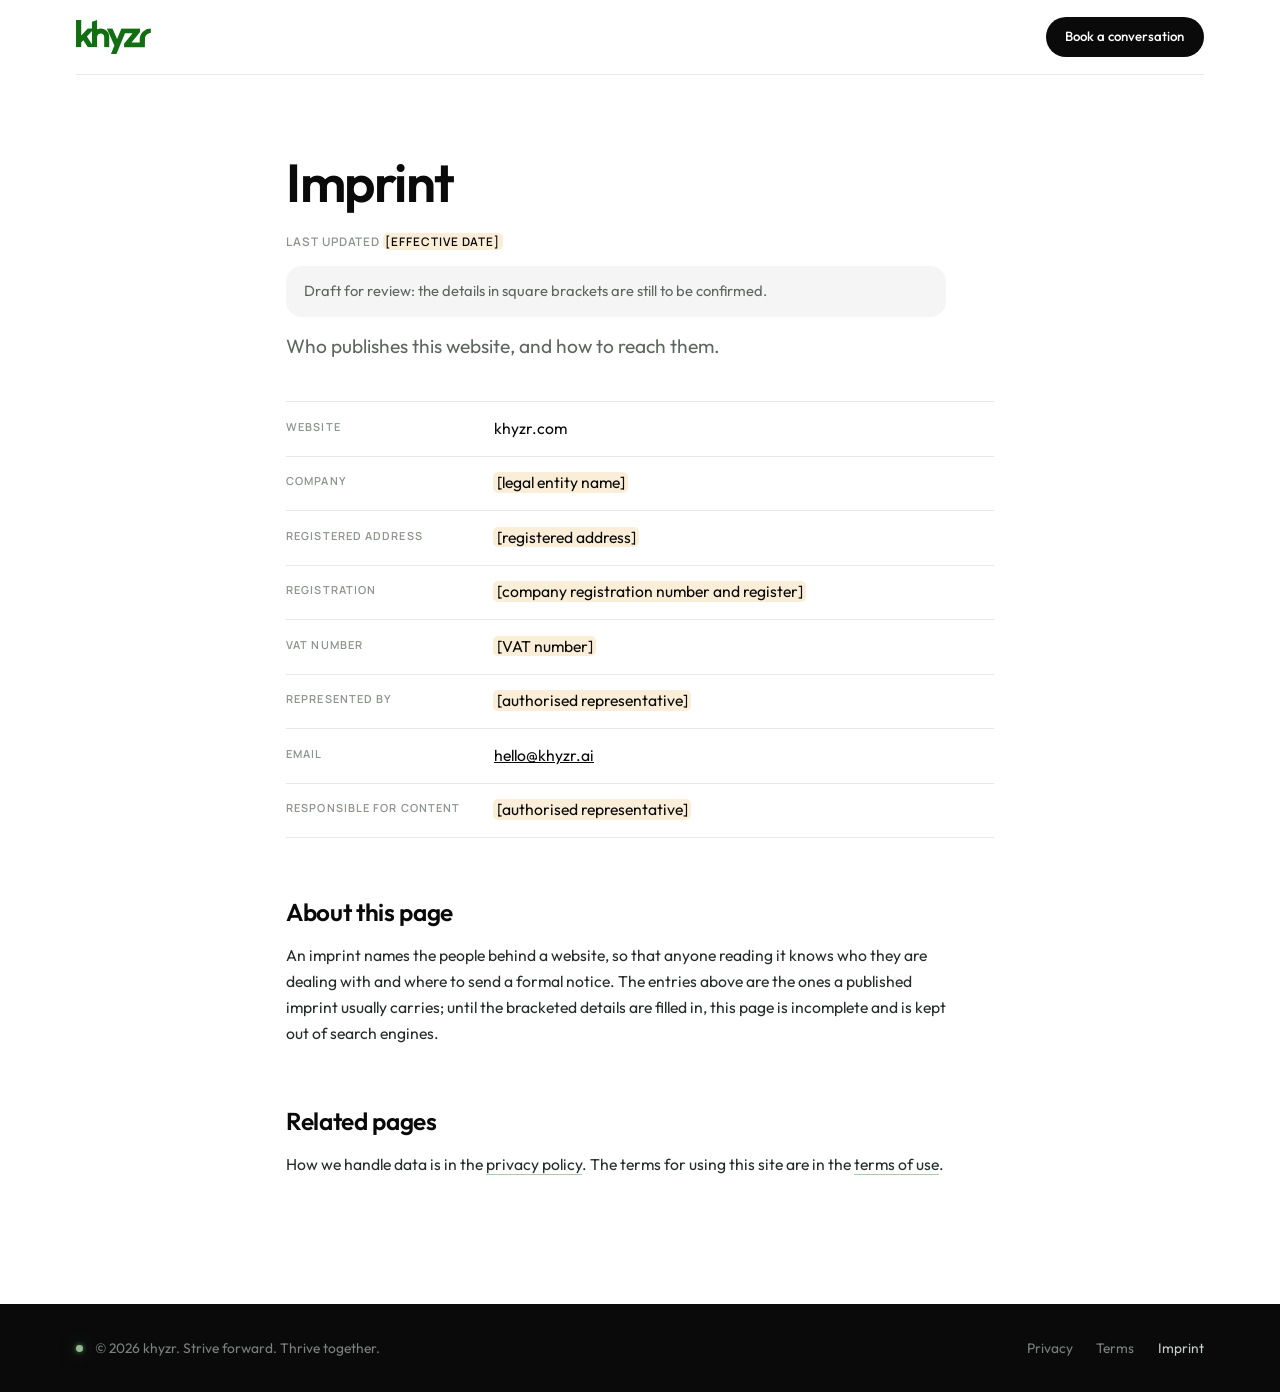
<file: legal/imprint/index.html>
<!doctype html>
<html lang="en">
<head>
<meta charset="utf-8">
<meta name="viewport" content="width=device-width, initial-scale=1">
<title>Imprint — khyzr</title>
<meta name="description" content="Who publishes khyzr.com, and how to reach them.">
<meta name="robots" content="noindex">
<meta name="theme-color" content="#ffffff">
<link rel="icon" href="../../design-system/assets/logos/khyzr-symbol_on-dark.svg" type="image/svg+xml">
<link rel="preconnect" href="https://fonts.googleapis.com">
<link rel="preconnect" href="https://fonts.gstatic.com" crossorigin>
<link href="https://fonts.googleapis.com/css2?family=Outfit:wght@400;500;600&family=Manrope:wght@500;600&display=swap" rel="stylesheet">
<link rel="stylesheet" href="../../assets/home/tokens.css">
<link rel="stylesheet" href="../../assets/home/home.css">
<link rel="stylesheet" href="../../assets/home/footer/footer.css">
<link rel="stylesheet" href="../legal.css">
</head>
<body>
<a class="skip" href="#main">Skip to content</a>
<header class="lg-bar"><div class="in">
  <a class="home" href="../../"><img src="../../design-system/assets/logos/khyzr-wordmark_on-light.svg" alt="khyzr, home" width="96" height="44"></a>
  <a class="cta" href="../../#start">Book a conversation</a>
</div></header>
<main id="main" class="hs lg">
  <article class="in">
    <h1 class="hs-title">Imprint</h1>
    <p class="lg-date">Last updated <span class="tbd">[effective date]</span></p>
    <p class="lg-draft">Draft for review: the details in square brackets are still to be confirmed.</p>
    <p class="lg-lede">Who publishes this website, and how to reach them.</p>
    <dl class="lg-facts">
      <dt>Website</dt><dd>khyzr.com</dd>
      <dt>Company</dt><dd><span class="tbd">[legal entity name]</span></dd>
      <dt>Registered address</dt><dd><span class="tbd">[registered address]</span></dd>
      <dt>Registration</dt><dd><span class="tbd">[company registration number and register]</span></dd>
      <dt>VAT number</dt><dd><span class="tbd">[VAT number]</span></dd>
      <dt>Represented by</dt><dd><span class="tbd">[authorised representative]</span></dd>
      <dt>Email</dt><dd><a href="mailto:hello@khyzr.ai">hello@khyzr.ai</a></dd>
      <dt>Responsible for content</dt><dd><span class="tbd">[authorised representative]</span></dd>
    </dl>
    <h2>About this page</h2>
    <p>An imprint names the people behind a website, so that anyone reading it knows who they are dealing with and where to send a formal notice. The entries above are the ones a published imprint usually carries; until the bracketed details are filled in, this page is incomplete and is kept out of search engines.</p>
    <h2>Related pages</h2>
    <p>How we handle data is in the <a href="../privacy/">privacy policy</a>. The terms for using this site are in the <a href="../terms/">terms of use</a>.</p>
  </article>
</main>
<footer class="hs hs-footer lg-foot"><div class="in"><div class="base">
  <p class="copy">© 2026 khyzr. Strive forward. Thrive together.</p>
  <ul class="legal" aria-label="Legal"><li><a href="../privacy/">Privacy</a></li><li><a href="../terms/">Terms</a></li><li><a href="../imprint/" aria-current="page">Imprint</a></li></ul>
</div></div></footer>
</body>
</html>
</file>
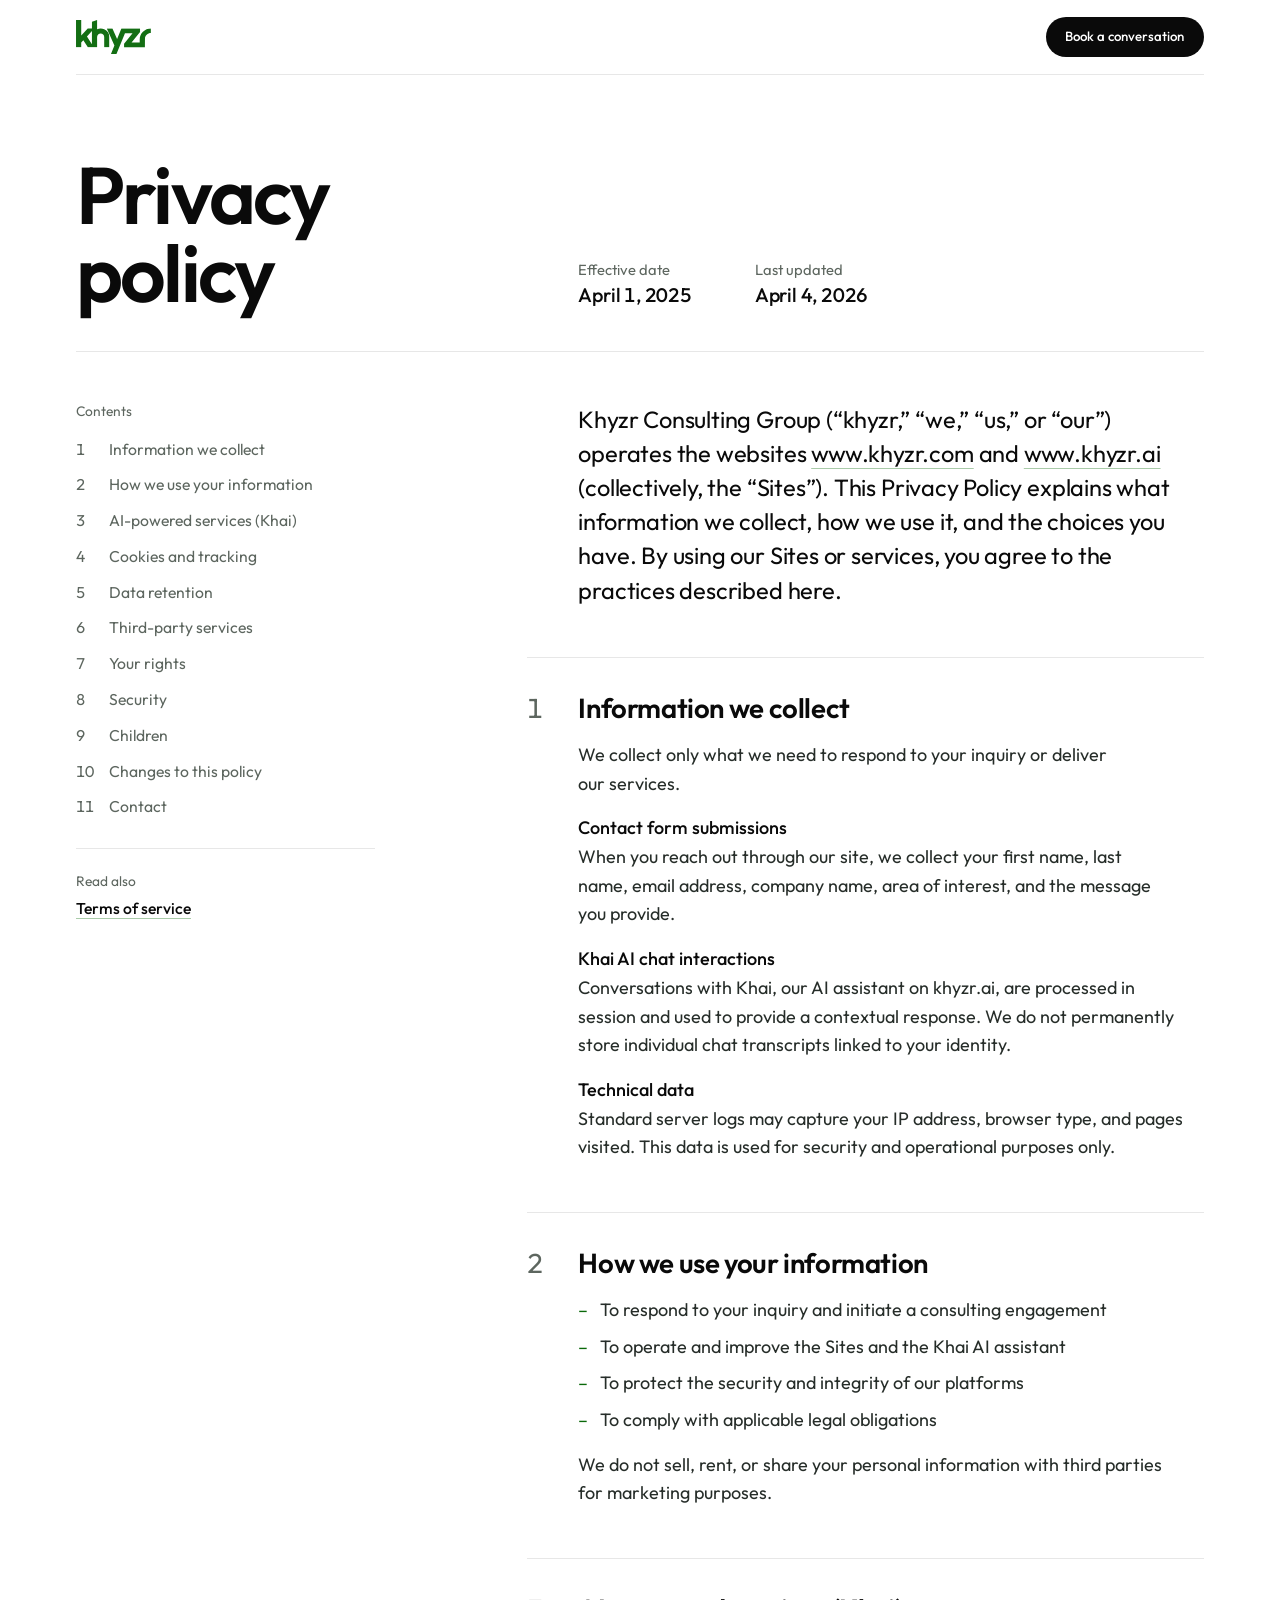
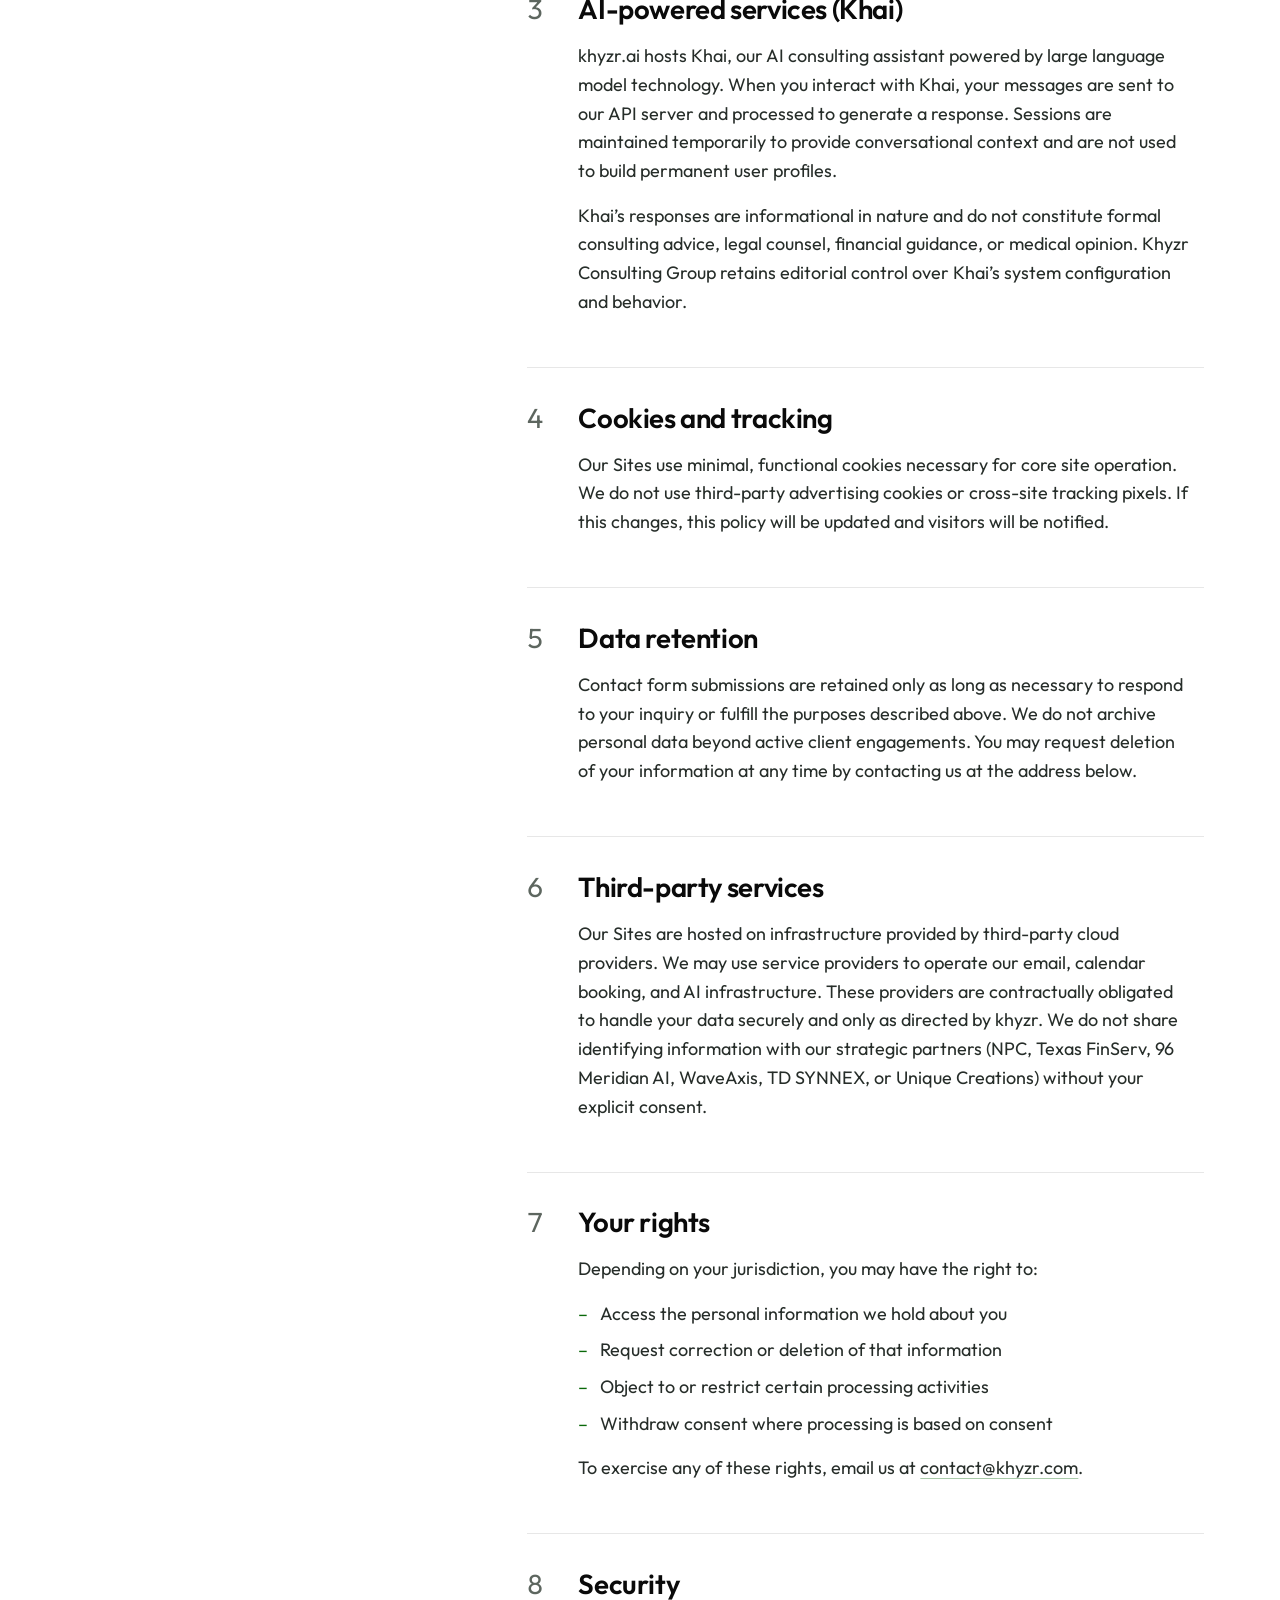
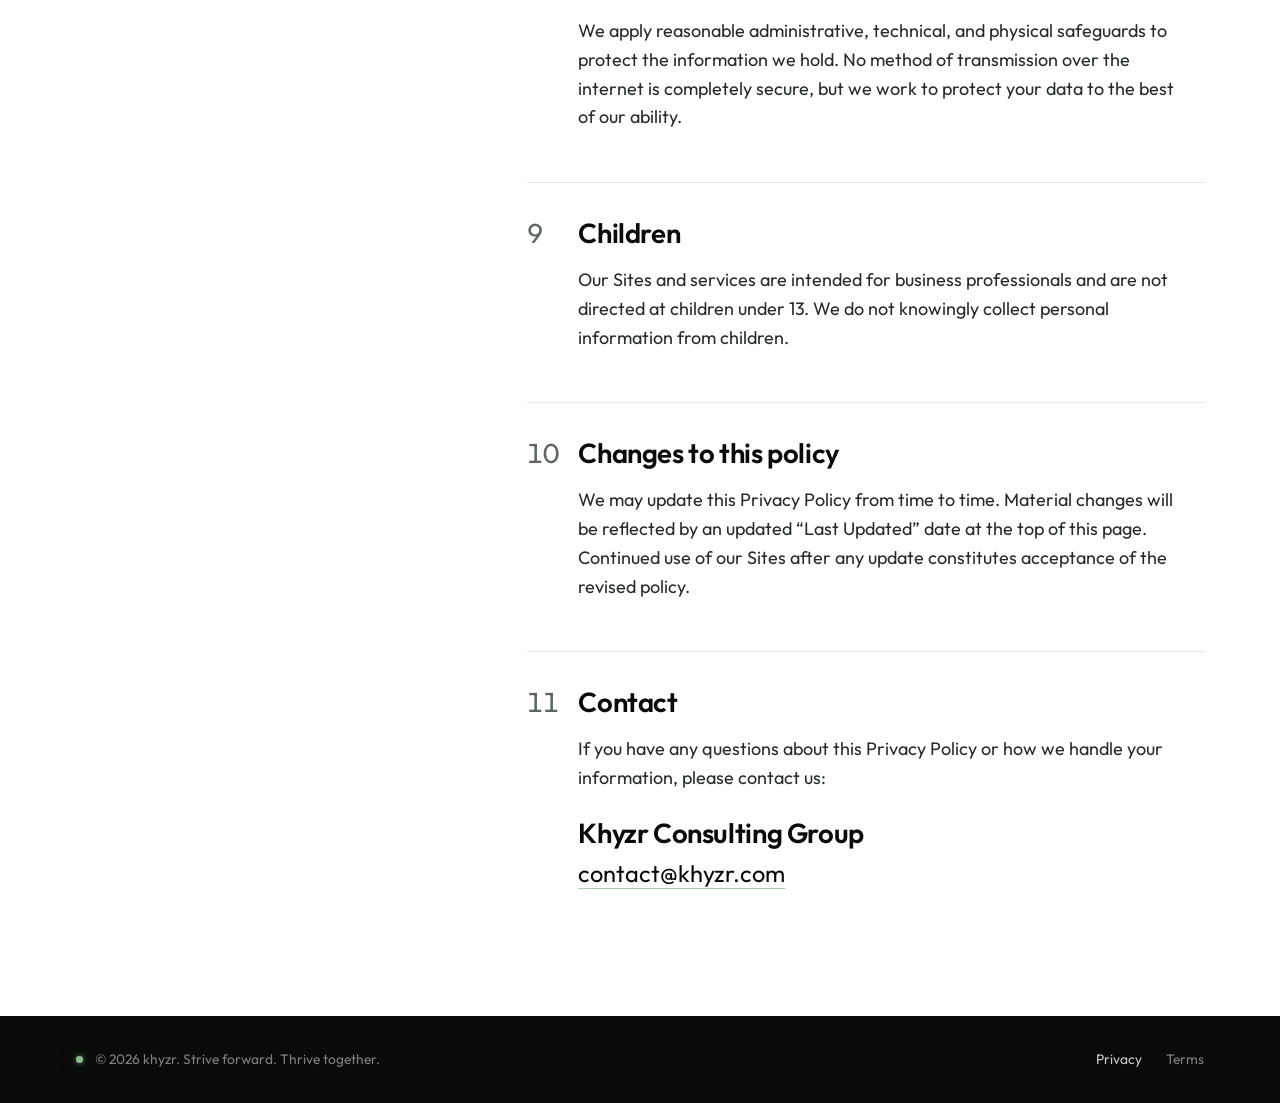
<file: legal/privacy/index.html>
<!doctype html>
<html lang="en">
<head>
<meta charset="utf-8">
<meta name="viewport" content="width=device-width, initial-scale=1">
<title>Privacy policy | khyzr</title>
<meta name="description" content="What information khyzr collects through its websites, how it is used, and the choices you have.">
<meta name="robots" content="noindex">
<meta name="theme-color" content="#ffffff">
<link rel="icon" href="../../design-system/assets/logos/khyzr-symbol_on-dark.svg" type="image/svg+xml">
<link rel="preload" href="../../assets/fonts/outfit-latin.woff2" as="font" type="font/woff2" crossorigin>
<link rel="stylesheet" href="../../assets/home/tokens.css">
<link rel="stylesheet" href="../../assets/home/home.css">
<link rel="stylesheet" href="../../assets/home/footer/footer.css">
<link rel="stylesheet" href="../legal.css">
</head>
<body>
<a class="skip" href="#main">Skip to content</a>
<header class="lg-bar"><div class="in">
  <a class="home" href="../../"><img src="../../design-system/assets/logos/khyzr-wordmark_on-light.svg" alt="khyzr, home" width="96" height="44"></a>
  <a class="cta" href="https://calendar.app.google/kgfHw2AJN4HrpkCr7" target="_blank" rel="noopener">Book a conversation</a>
</div></header>
<!-- The company's own text, as khyzr.com carried it on 8 Oct 2026 (docs/LAUNCH.md says what differs). -->
<main id="main" class="hs lg lg--doc">
  <article class="in">
    <header class="lg-head">
      <h1 class="hs-title">Privacy policy</h1>
      <dl class="lg-meta">
        <div><dt>Effective date</dt><dd><time datetime="2025-04-01">April 1, 2025</time></dd></div>
        <div><dt>Last updated</dt><dd><time datetime="2026-04-04">April 4, 2026</time></dd></div>
      </dl>
    </header>
    <div class="lg-body">
    <nav class="lg-toc" aria-label="Contents">
      <p class="lg-cap" aria-hidden="true">Contents</p>
      <ol>
        <li><a href="#information-we-collect"><span class="n">1</span><span class="t">Information we collect</span></a></li>
        <li><a href="#how-we-use-your-information"><span class="n">2</span><span class="t">How we use your information</span></a></li>
        <li><a href="#ai-powered-services-khai"><span class="n">3</span><span class="t">AI-powered services (Khai)</span></a></li>
        <li><a href="#cookies-and-tracking"><span class="n">4</span><span class="t">Cookies and tracking</span></a></li>
        <li><a href="#data-retention"><span class="n">5</span><span class="t">Data retention</span></a></li>
        <li><a href="#third-party-services"><span class="n">6</span><span class="t">Third-party services</span></a></li>
        <li><a href="#your-rights"><span class="n">7</span><span class="t">Your rights</span></a></li>
        <li><a href="#security"><span class="n">8</span><span class="t">Security</span></a></li>
        <li><a href="#children"><span class="n">9</span><span class="t">Children</span></a></li>
        <li><a href="#changes-to-this-policy"><span class="n">10</span><span class="t">Changes to this policy</span></a></li>
        <li><a href="#contact"><span class="n">11</span><span class="t">Contact</span></a></li>
      </ol>
      <p class="lg-also"><span class="lg-cap">Read also</span><a class="lg-sib" href="../terms/">Terms of service</a></p>
    </nav>
    <div class="lg-text">
      <p class="lg-lede">Khyzr Consulting Group (“khyzr,” “we,” “us,” or “our”) operates the websites <a href="https://khyzr.com/">www.khyzr.com</a> and <a href="https://khyzr.ai/">www.khyzr.ai</a> (collectively, the “Sites”). This Privacy Policy explains what information we collect, how we use it, and the choices you have. By using our Sites or services, you agree to the practices described here.</p>
      <section id="information-we-collect">
      <h2><span class="n">1</span> Information we collect</h2>
      <p>We collect only what we need to respond to your inquiry or deliver our services.</p>
      <dl class="lg-terms">
        <div><dt>Contact form submissions</dt><dd>When you reach out through our site, we collect your first name, last name, email address, company name, area of interest, and the message you provide.</dd></div>
        <div><dt>Khai AI chat interactions</dt><dd>Conversations with Khai, our AI assistant on khyzr.ai, are processed in session and used to provide a contextual response. We do not permanently store individual chat transcripts linked to your identity.</dd></div>
        <div><dt>Technical data</dt><dd>Standard server logs may capture your IP address, browser type, and pages visited. This data is used for security and operational purposes only.</dd></div>
      </dl>
      </section>
      <section id="how-we-use-your-information">
      <h2><span class="n">2</span> How we use your information</h2>
      <ul class="lg-list">
        <li>To respond to your inquiry and initiate a consulting engagement</li>
        <li>To operate and improve the Sites and the Khai AI assistant</li>
        <li>To protect the security and integrity of our platforms</li>
        <li>To comply with applicable legal obligations</li>
      </ul>
      <p>We do not sell, rent, or share your personal information with third parties for marketing purposes.</p>
      </section>
      <section id="ai-powered-services-khai">
      <h2><span class="n">3</span> AI-powered services (Khai)</h2>
      <p>khyzr.ai hosts Khai, our AI consulting assistant powered by large language model technology. When you interact with Khai, your messages are sent to our API server and processed to generate a response. Sessions are maintained temporarily to provide conversational context and are not used to build permanent user profiles.</p>
      <p>Khai’s responses are informational in nature and do not constitute formal consulting advice, legal counsel, financial guidance, or medical opinion. Khyzr Consulting Group retains editorial control over Khai’s system configuration and behavior.</p>
      </section>
      <section id="cookies-and-tracking">
      <h2><span class="n">4</span> Cookies and tracking</h2>
      <p>Our Sites use minimal, functional cookies necessary for core site operation. We do not use third-party advertising cookies or cross-site tracking pixels. If this changes, this policy will be updated and visitors will be notified.</p>
      </section>
      <section id="data-retention">
      <h2><span class="n">5</span> Data retention</h2>
      <p>Contact form submissions are retained only as long as necessary to respond to your inquiry or fulfill the purposes described above. We do not archive personal data beyond active client engagements. You may request deletion of your information at any time by contacting us at the address below.</p>
      </section>
      <section id="third-party-services">
      <h2><span class="n">6</span> Third-party services</h2>
      <p>Our Sites are hosted on infrastructure provided by third-party cloud providers. We may use service providers to operate our email, calendar booking, and AI infrastructure. These providers are contractually obligated to handle your data securely and only as directed by khyzr. We do not share identifying information with our strategic partners (NPC, Texas FinServ, 96 Meridian AI, WaveAxis, TD SYNNEX, or Unique Creations) without your explicit consent.</p>
      </section>
      <section id="your-rights">
      <h2><span class="n">7</span> Your rights</h2>
      <p>Depending on your jurisdiction, you may have the right to:</p>
      <ul class="lg-list">
        <li>Access the personal information we hold about you</li>
        <li>Request correction or deletion of that information</li>
        <li>Object to or restrict certain processing activities</li>
        <li>Withdraw consent where processing is based on consent</li>
      </ul>
      <p>To exercise any of these rights, email us at <a href="mailto:contact@khyzr.com">contact@khyzr.com</a>.</p>
      </section>
      <section id="security">
      <h2><span class="n">8</span> Security</h2>
      <p>We apply reasonable administrative, technical, and physical safeguards to protect the information we hold. No method of transmission over the internet is completely secure, but we work to protect your data to the best of our ability.</p>
      </section>
      <section id="children">
      <h2><span class="n">9</span> Children</h2>
      <p>Our Sites and services are intended for business professionals and are not directed at children under 13. We do not knowingly collect personal information from children.</p>
      </section>
      <section id="changes-to-this-policy">
      <h2><span class="n">10</span> Changes to this policy</h2>
      <p>We may update this Privacy Policy from time to time. Material changes will be reflected by an updated “Last Updated” date at the top of this page. Continued use of our Sites after any update constitutes acceptance of the revised policy.</p>
      </section>
      <section id="contact">
      <h2><span class="n">11</span> Contact</h2>
      <p>If you have any questions about this Privacy Policy or how we handle your information, please contact us:</p>
      <address class="lg-contact"><span class="who">Khyzr Consulting Group</span><a href="mailto:contact@khyzr.com">contact@khyzr.com</a></address>
      </section>
      <p class="lg-next"><span class="lg-cap">Read also</span><a href="../terms/">Terms of service</a></p>
    </div>
    </div>
  </article>
</main>
<footer class="hs hs-footer lg-foot"><div class="in"><div class="base">
  <p class="copy">© 2026 khyzr. Strive forward. Thrive together.</p>
  <ul class="legal" aria-label="Legal"><li><a href="../privacy/" aria-current="page">Privacy</a></li><li><a href="../terms/">Terms</a></li></ul>
</div></div></footer>
<script src="../legal.js"></script>
</body>
</html>
</file>
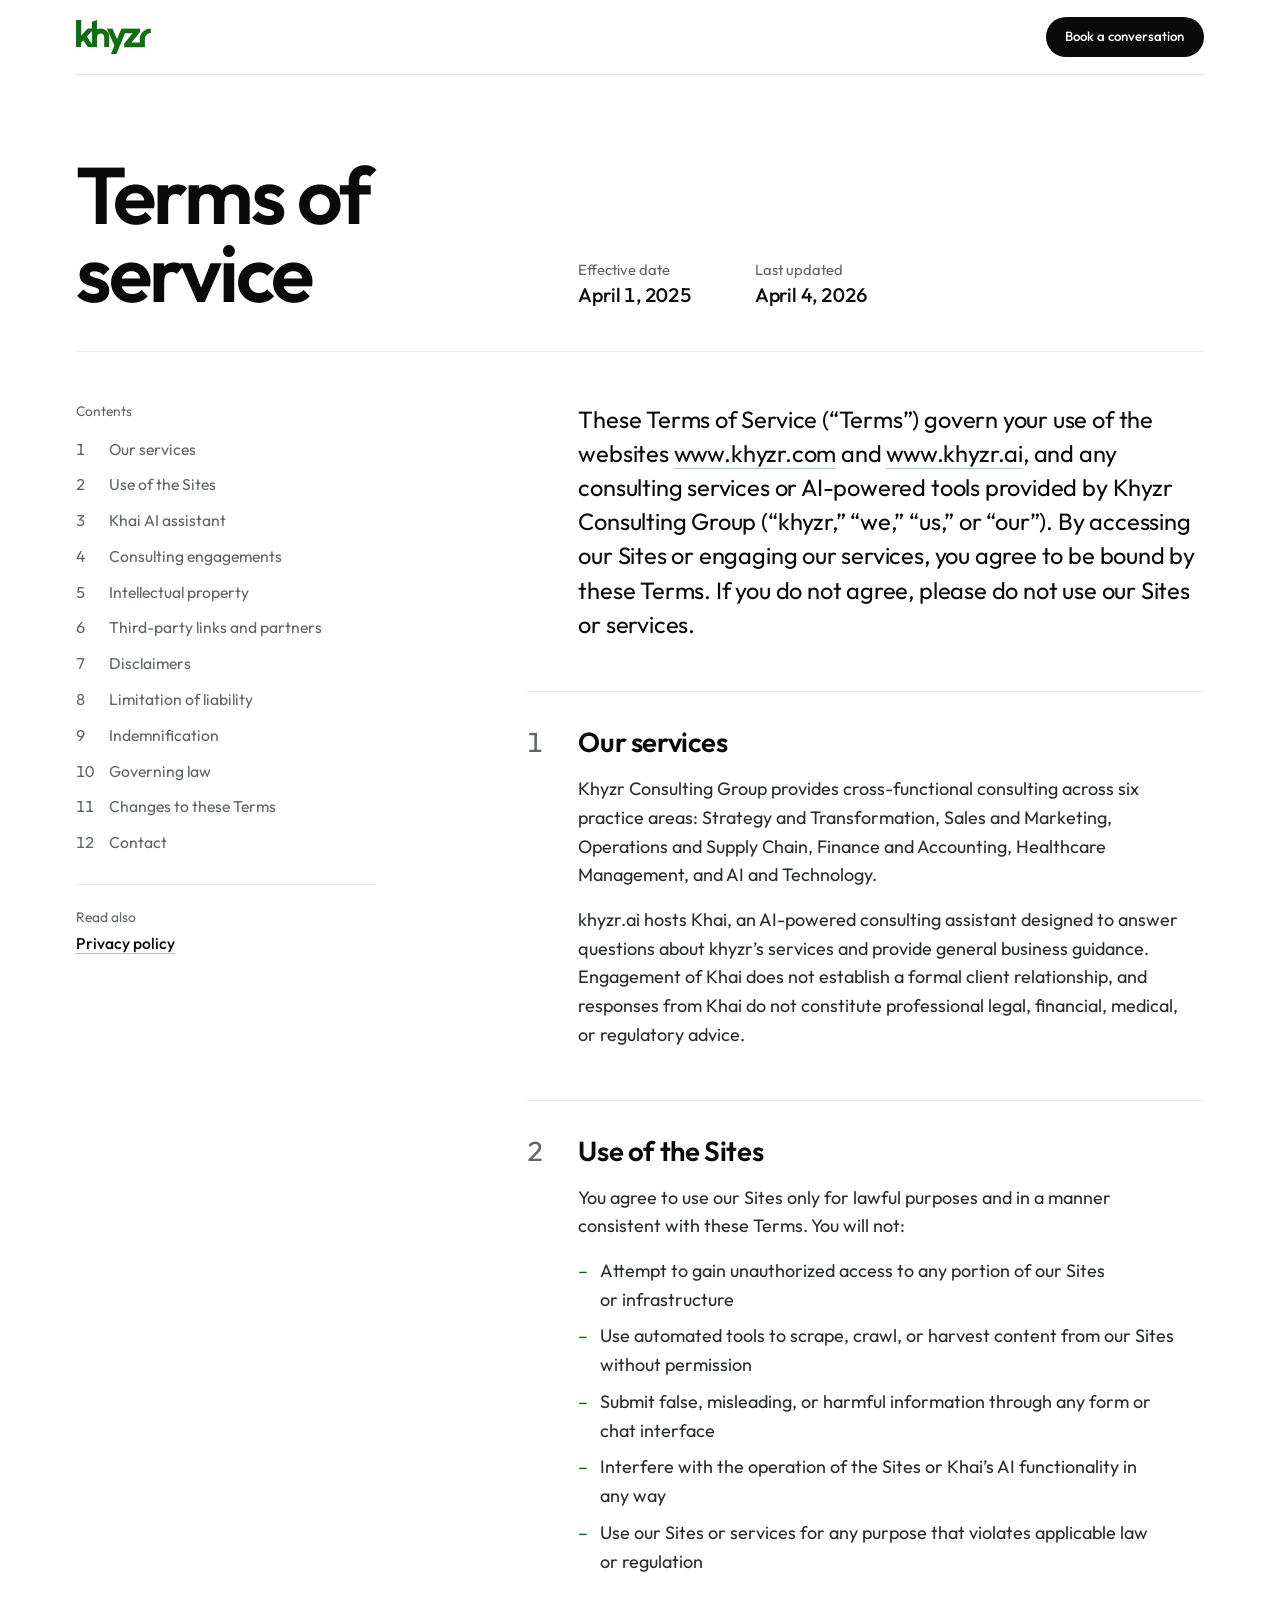
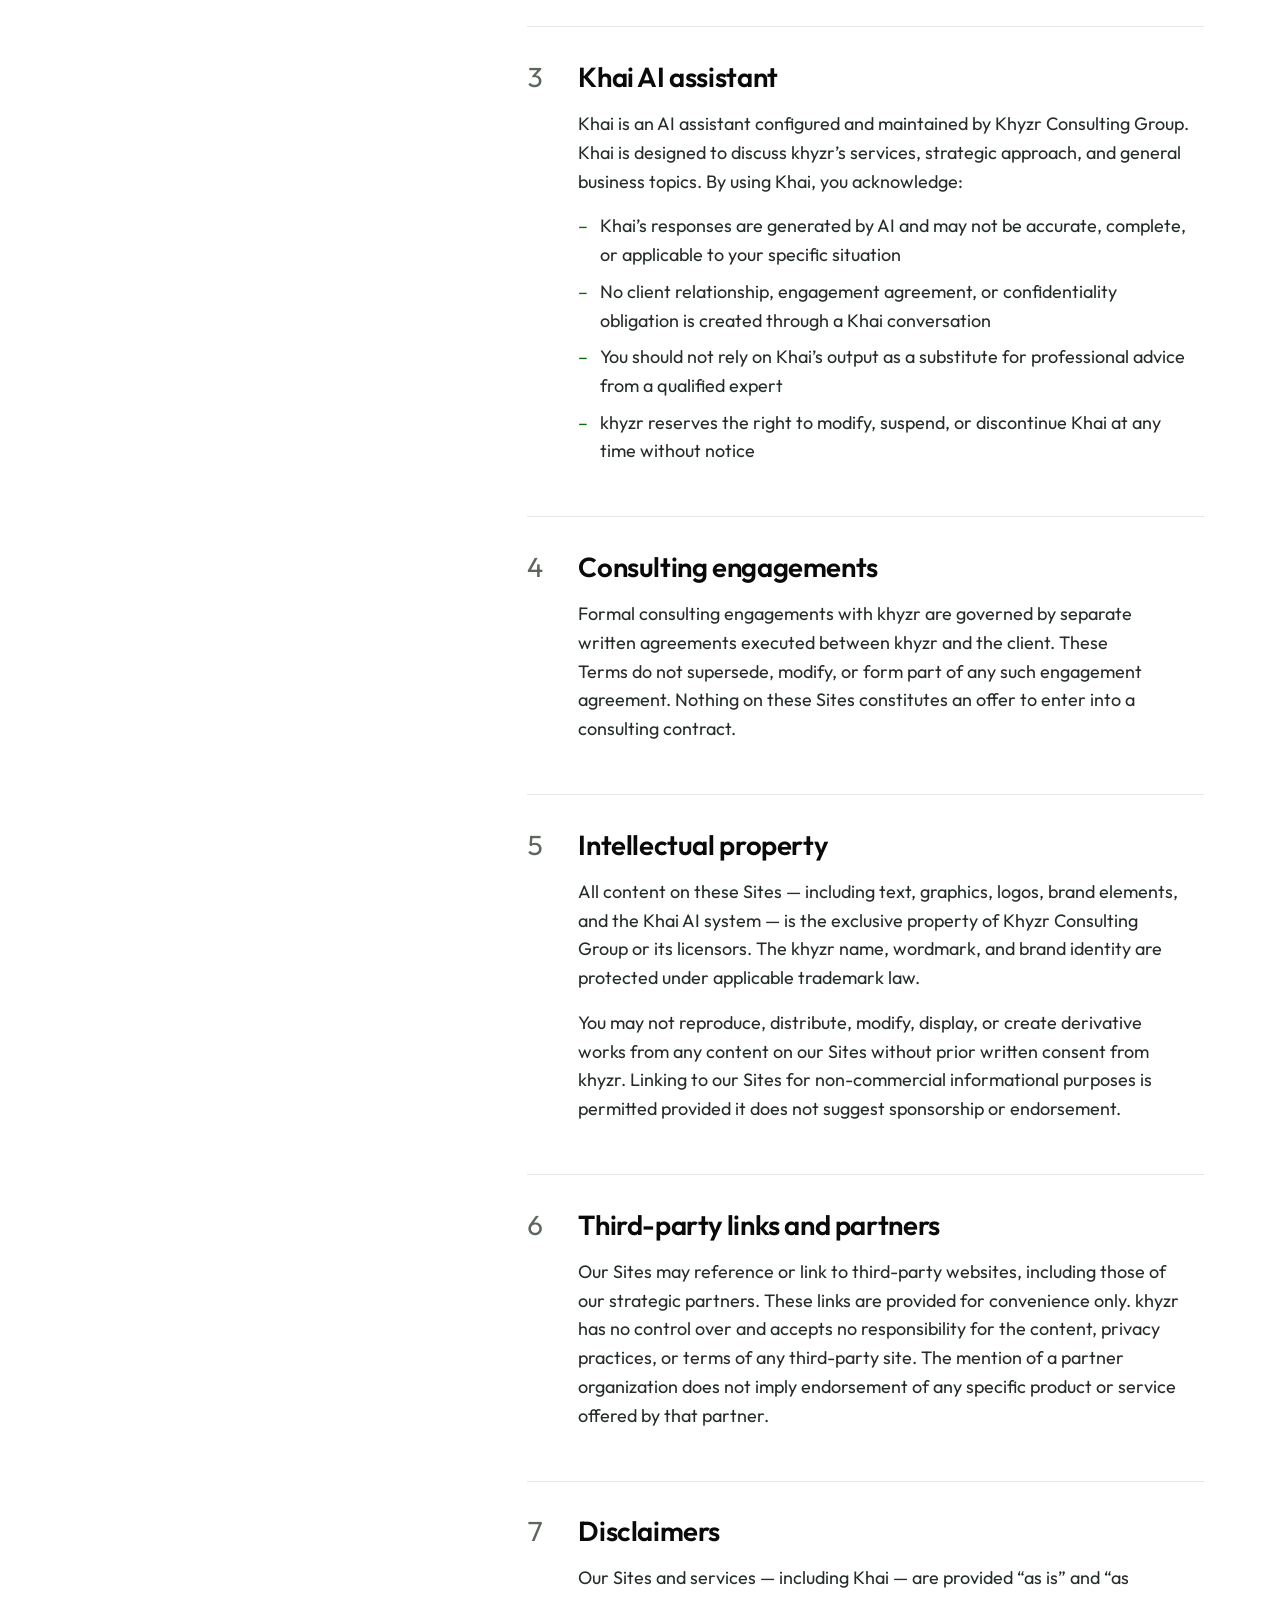
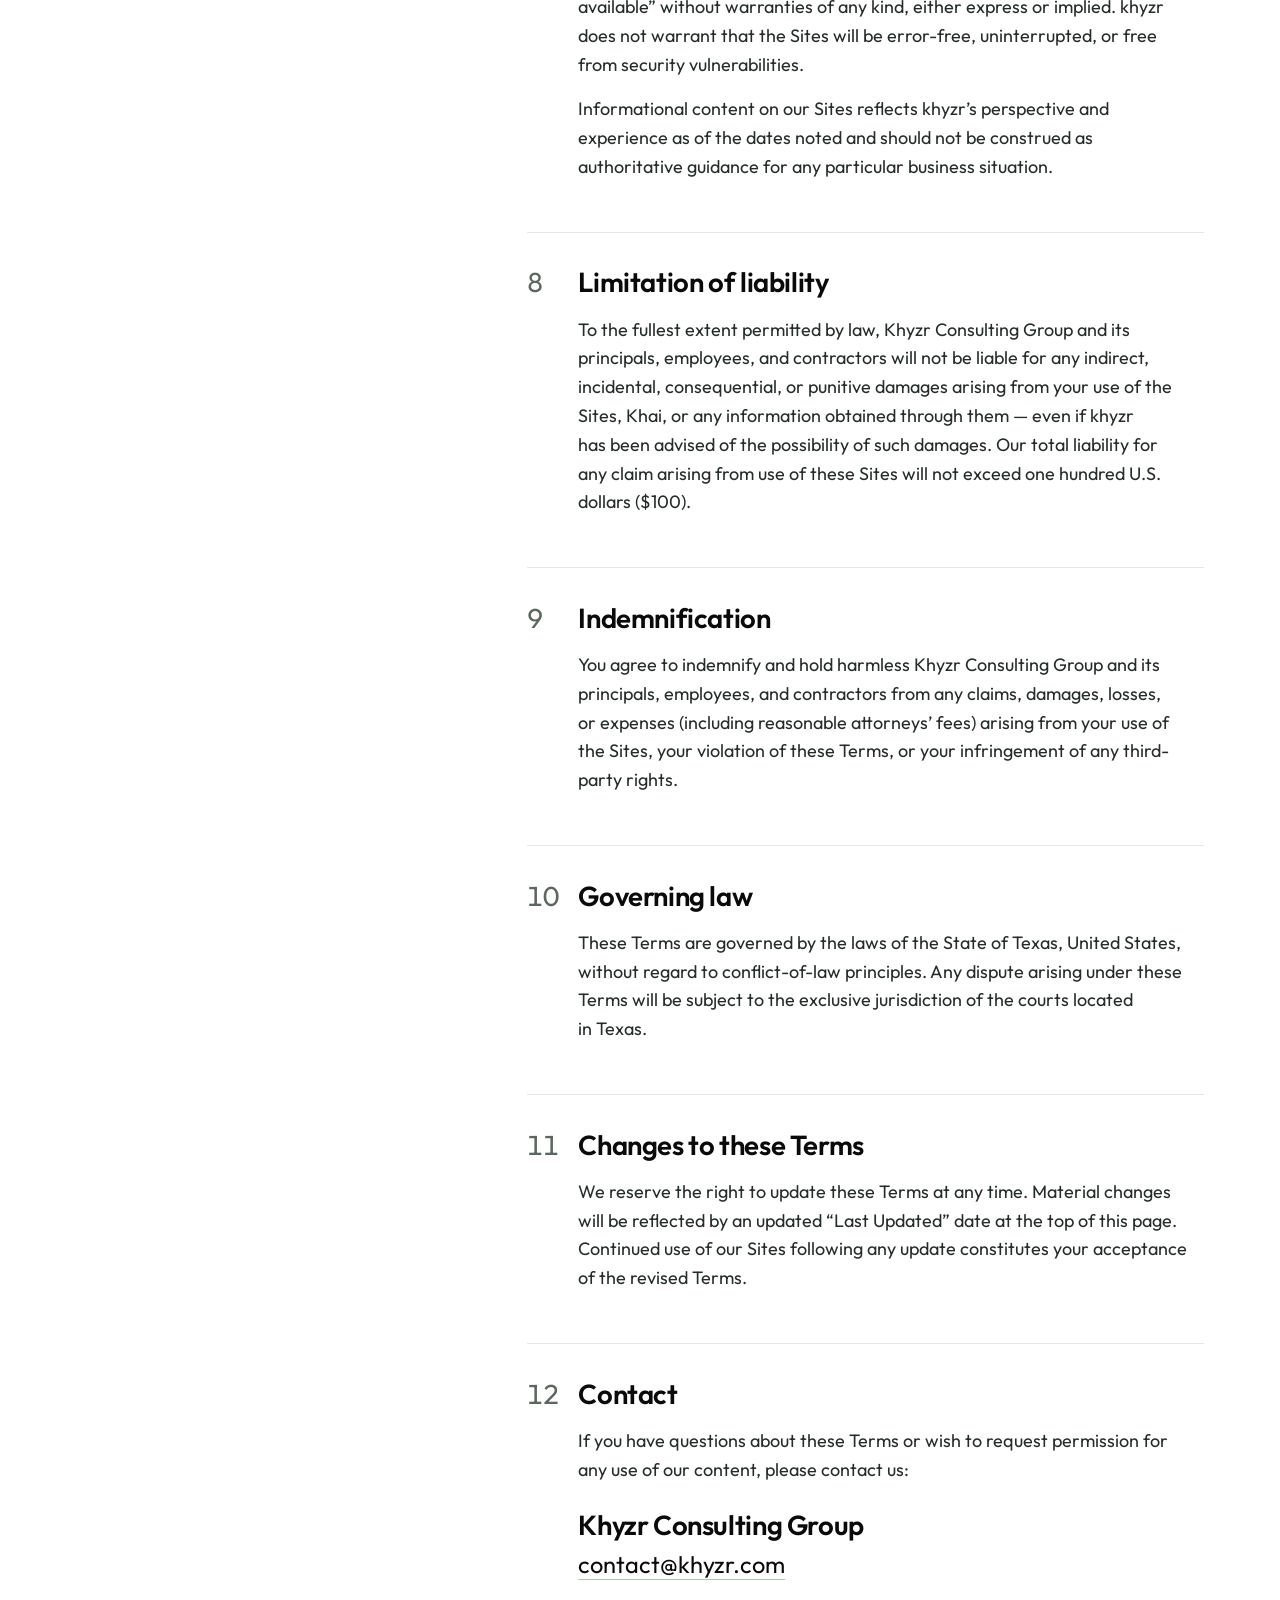
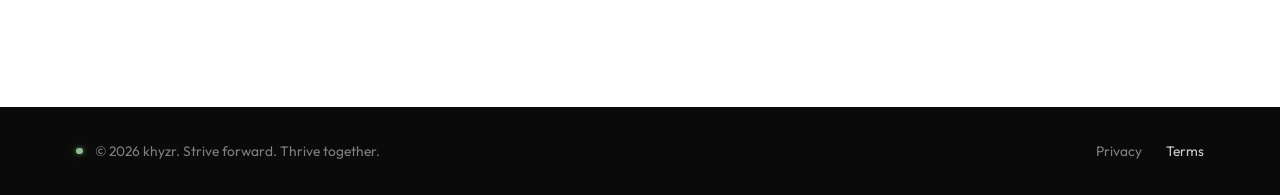
<file: legal/terms/index.html>
<!doctype html>
<html lang="en">
<head>
<meta charset="utf-8">
<meta name="viewport" content="width=device-width, initial-scale=1">
<title>Terms of service | khyzr</title>
<meta name="description" content="The terms that govern the use of khyzr’s websites, its consulting services and Khai, its AI assistant.">
<meta name="robots" content="noindex">
<meta name="theme-color" content="#ffffff">
<link rel="icon" href="../../design-system/assets/logos/khyzr-symbol_on-dark.svg" type="image/svg+xml">
<link rel="preload" href="../../assets/fonts/outfit-latin.woff2" as="font" type="font/woff2" crossorigin>
<link rel="stylesheet" href="../../assets/home/tokens.css">
<link rel="stylesheet" href="../../assets/home/home.css">
<link rel="stylesheet" href="../../assets/home/footer/footer.css">
<link rel="stylesheet" href="../legal.css">
</head>
<body>
<a class="skip" href="#main">Skip to content</a>
<header class="lg-bar"><div class="in">
  <a class="home" href="../../"><img src="../../design-system/assets/logos/khyzr-wordmark_on-light.svg" alt="khyzr, home" width="96" height="44"></a>
  <a class="cta" href="https://calendar.app.google/kgfHw2AJN4HrpkCr7" target="_blank" rel="noopener">Book a conversation</a>
</div></header>
<!-- The company's own text, as khyzr.com carried it on 8 Oct 2026 (docs/LAUNCH.md says what differs). -->
<main id="main" class="hs lg lg--doc">
  <article class="in">
    <header class="lg-head">
      <h1 class="hs-title">Terms of service</h1>
      <dl class="lg-meta">
        <div><dt>Effective date</dt><dd><time datetime="2025-04-01">April 1, 2025</time></dd></div>
        <div><dt>Last updated</dt><dd><time datetime="2026-04-04">April 4, 2026</time></dd></div>
      </dl>
    </header>
    <div class="lg-body">
    <nav class="lg-toc" aria-label="Contents">
      <p class="lg-cap" aria-hidden="true">Contents</p>
      <ol>
        <li><a href="#our-services"><span class="n">1</span><span class="t">Our services</span></a></li>
        <li><a href="#use-of-the-sites"><span class="n">2</span><span class="t">Use of the Sites</span></a></li>
        <li><a href="#khai-ai-assistant"><span class="n">3</span><span class="t">Khai AI assistant</span></a></li>
        <li><a href="#consulting-engagements"><span class="n">4</span><span class="t">Consulting engagements</span></a></li>
        <li><a href="#intellectual-property"><span class="n">5</span><span class="t">Intellectual property</span></a></li>
        <li><a href="#third-party-links-and-partners"><span class="n">6</span><span class="t">Third-party links and partners</span></a></li>
        <li><a href="#disclaimers"><span class="n">7</span><span class="t">Disclaimers</span></a></li>
        <li><a href="#limitation-of-liability"><span class="n">8</span><span class="t">Limitation of liability</span></a></li>
        <li><a href="#indemnification"><span class="n">9</span><span class="t">Indemnification</span></a></li>
        <li><a href="#governing-law"><span class="n">10</span><span class="t">Governing law</span></a></li>
        <li><a href="#changes-to-these-terms"><span class="n">11</span><span class="t">Changes to these Terms</span></a></li>
        <li><a href="#contact"><span class="n">12</span><span class="t">Contact</span></a></li>
      </ol>
      <p class="lg-also"><span class="lg-cap">Read also</span><a class="lg-sib" href="../privacy/">Privacy policy</a></p>
    </nav>
    <div class="lg-text">
      <p class="lg-lede">These Terms of Service (“Terms”) govern your use of the websites <a href="https://khyzr.com/">www.khyzr.com</a> and <a href="https://khyzr.ai/">www.khyzr.ai</a>, and any consulting services or AI-powered tools provided by Khyzr Consulting Group (“khyzr,” “we,” “us,” or “our”). By accessing our Sites or engaging our services, you agree to be bound by these Terms. If you do not agree, please do not use our Sites or services.</p>
      <section id="our-services">
      <h2><span class="n">1</span> Our services</h2>
      <p>Khyzr Consulting Group provides cross-functional consulting across six practice areas: Strategy and Transformation, Sales and Marketing, Operations and Supply Chain, Finance and Accounting, Healthcare Management, and AI and Technology.</p>
      <p>khyzr.ai hosts Khai, an AI-powered consulting assistant designed to answer questions about khyzr’s services and provide general business guidance. Engagement of Khai does not establish a formal client relationship, and responses from Khai do not constitute professional legal, financial, medical, or regulatory advice.</p>
      </section>
      <section id="use-of-the-sites">
      <h2><span class="n">2</span> Use of the Sites</h2>
      <p>You agree to use our Sites only for lawful purposes and in a manner consistent with these Terms. You will not:</p>
      <ul class="lg-list">
        <li>Attempt to gain unauthorized access to any portion of our Sites or infrastructure</li>
        <li>Use automated tools to scrape, crawl, or harvest content from our Sites without permission</li>
        <li>Submit false, misleading, or harmful information through any form or chat interface</li>
        <li>Interfere with the operation of the Sites or Khai’s AI functionality in any way</li>
        <li>Use our Sites or services for any purpose that violates applicable law or regulation</li>
      </ul>
      </section>
      <section id="khai-ai-assistant">
      <h2><span class="n">3</span> Khai AI assistant</h2>
      <p>Khai is an AI assistant configured and maintained by Khyzr Consulting Group. Khai is designed to discuss khyzr’s services, strategic approach, and general business topics. By using Khai, you acknowledge:</p>
      <ul class="lg-list">
        <li>Khai’s responses are generated by AI and may not be accurate, complete, or applicable to your specific situation</li>
        <li>No client relationship, engagement agreement, or confidentiality obligation is created through a Khai conversation</li>
        <li>You should not rely on Khai’s output as a substitute for professional advice from a qualified expert</li>
        <li>khyzr reserves the right to modify, suspend, or discontinue Khai at any time without notice</li>
      </ul>
      </section>
      <section id="consulting-engagements">
      <h2><span class="n">4</span> Consulting engagements</h2>
      <p>Formal consulting engagements with khyzr are governed by separate written agreements executed between khyzr and the client. These Terms do not supersede, modify, or form part of any such engagement agreement. Nothing on these Sites constitutes an offer to enter into a consulting contract.</p>
      </section>
      <section id="intellectual-property">
      <h2><span class="n">5</span> Intellectual property</h2>
      <p>All content on these Sites — including text, graphics, logos, brand elements, and the Khai AI system — is the exclusive property of Khyzr Consulting Group or its licensors. The khyzr name, wordmark, and brand identity are protected under applicable trademark law.</p>
      <p>You may not reproduce, distribute, modify, display, or create derivative works from any content on our Sites without prior written consent from khyzr. Linking to our Sites for non-commercial informational purposes is permitted provided it does not suggest sponsorship or endorsement.</p>
      </section>
      <section id="third-party-links-and-partners">
      <h2><span class="n">6</span> Third-party links and partners</h2>
      <p>Our Sites may reference or link to third-party websites, including those of our strategic partners. These links are provided for convenience only. khyzr has no control over and accepts no responsibility for the content, privacy practices, or terms of any third-party site. The mention of a partner organization does not imply endorsement of any specific product or service offered by that partner.</p>
      </section>
      <section id="disclaimers">
      <h2><span class="n">7</span> Disclaimers</h2>
      <p>Our Sites and services — including Khai — are provided “as is” and “as available” without warranties of any kind, either express or implied. khyzr does not warrant that the Sites will be error-free, uninterrupted, or free from security vulnerabilities.</p>
      <p>Informational content on our Sites reflects khyzr’s perspective and experience as of the dates noted and should not be construed as authoritative guidance for any particular business situation.</p>
      </section>
      <section id="limitation-of-liability">
      <h2><span class="n">8</span> Limitation of liability</h2>
      <p>To the fullest extent permitted by law, Khyzr Consulting Group and its principals, employees, and contractors will not be liable for any indirect, incidental, consequential, or punitive damages arising from your use of the Sites, Khai, or any information obtained through them — even if khyzr has been advised of the possibility of such damages. Our total liability for any claim arising from use of these Sites will not exceed one hundred U.S. dollars ($100).</p>
      </section>
      <section id="indemnification">
      <h2><span class="n">9</span> Indemnification</h2>
      <p>You agree to indemnify and hold harmless Khyzr Consulting Group and its principals, employees, and contractors from any claims, damages, losses, or expenses (including reasonable attorneys’ fees) arising from your use of the Sites, your violation of these Terms, or your infringement of any third-party rights.</p>
      </section>
      <section id="governing-law">
      <h2><span class="n">10</span> Governing law</h2>
      <p>These Terms are governed by the laws of the State of Texas, United States, without regard to conflict-of-law principles. Any dispute arising under these Terms will be subject to the exclusive jurisdiction of the courts located in Texas.</p>
      </section>
      <section id="changes-to-these-terms">
      <h2><span class="n">11</span> Changes to these Terms</h2>
      <p>We reserve the right to update these Terms at any time. Material changes will be reflected by an updated “Last Updated” date at the top of this page. Continued use of our Sites following any update constitutes your acceptance of the revised Terms.</p>
      </section>
      <section id="contact">
      <h2><span class="n">12</span> Contact</h2>
      <p>If you have questions about these Terms or wish to request permission for any use of our content, please contact us:</p>
      <address class="lg-contact"><span class="who">Khyzr Consulting Group</span><a href="mailto:contact@khyzr.com">contact@khyzr.com</a></address>
      </section>
      <p class="lg-next"><span class="lg-cap">Read also</span><a href="../privacy/">Privacy policy</a></p>
    </div>
    </div>
  </article>
</main>
<footer class="hs hs-footer lg-foot"><div class="in"><div class="base">
  <p class="copy">© 2026 khyzr. Strive forward. Thrive together.</p>
  <ul class="legal" aria-label="Legal"><li><a href="../privacy/">Privacy</a></li><li><a href="../terms/" aria-current="page">Terms</a></li></ul>
</div></div></footer>
<script src="../legal.js"></script>
</body>
</html>
</file>
<file: assets/home/tokens.css>
/* ============================================================
   khyzr.com homepage — the sections' shared ground.
   The design system's tokens (copied from the vault's
   web-design-system/web/design-system/tokens/, 2026-10-01, the same set the
   labs speak), and the base every section design was built on, scoped to
   .hs so the hero, nav and original sections keep their own.
   ============================================================ */
/* the two faces, from the site itself (9 Oct 2026; they came from Google Fonts): no page asks a third party for
   anything as it loads (the homepage asks Google for the name section's tongues when that section nears), and
   Outfit is preloaded by each page. Latin as Google cuts it; Outfit's extended Latin loads only
   where a page uses it. Both are under the SIL Open Font License 1.1, its text beside the files (assets/fonts/). */
@font-face{font-family:"Outfit";font-style:normal;font-weight:400 600;font-display:swap;src:url(../fonts/outfit-latin.woff2) format("woff2");unicode-range:U+0000-00FF,U+0131,U+0152-0153,U+02BB-02BC,U+02C6,U+02DA,U+02DC,U+0304,U+0308,U+0329,U+2000-206F,U+20AC,U+2122,U+2191,U+2193,U+2212,U+2215,U+FEFF,U+FFFD}
@font-face{font-family:"Outfit";font-style:normal;font-weight:400 600;font-display:swap;src:url(../fonts/outfit-latin-ext.woff2) format("woff2");unicode-range:U+0100-02BA,U+02BD-02C5,U+02C7-02CC,U+02CE-02D7,U+02DD-02FF,U+0304,U+0308,U+0329,U+1D00-1DBF,U+1E00-1E9F,U+1EF2-1EFF,U+2020,U+20A0-20AB,U+20AD-20C4,U+2113,U+2C60-2C7F,U+A720-A7FF}
@font-face{font-family:"Manrope";font-style:normal;font-weight:500 600;font-display:swap;src:url(../fonts/manrope-latin.woff2) format("woff2");unicode-range:U+0000-00FF,U+0131,U+0152-0153,U+02BB-02BC,U+02C6,U+02DA,U+02DC,U+0304,U+0308,U+0329,U+2000-206F,U+20AC,U+2122,U+2191,U+2193,U+2212,U+2215,U+FEFF,U+FFFD}

:root{
  /* colour */
  --khyzr-green:#0A690A; --forest:#064606; --deep-forest:#053805; --mint:#85B485;
  --green-050:#EFF7EF; --green-100:#DBE9DB; --green-200:#A9CBA9; --green-300:#91BC91; --green-400:#3B873B;
  --green-500:#0A690A; --green-600:#085808; --green-700:#064606; --green-800:#053805; --green-900:#043304;
  --leaf:#2F802F; /* gradient-only bright leaf */
  --cobalt:#2F5FB5; --marigold:#E8A93C; --marigold-text:#946C26; --terracotta:#C2582F; --terracotta-text:#B6532C; --steel:#6E7B8A;
  --paper:#FFFFFF; --surface:#FFFFFF; --surface-2:#F5F5F5; --hairline:#E7E7E7;
  --faint:#8B938C; --muted:#5D665F; --body:#262D29; --ink:#0A0A0A; --pitch:#030503;
  --on-dark-heading:#FFFFFF; --on-dark-soft:#EEF2EE; --on-dark-body:#C8CEC9; --on-dark-muted:#8D948F; --on-dark-faint:#7B827D;
  --on-dark-accent:#91BC91; --on-dark-divider:rgba(255,255,255,.10); --on-dark-border:rgba(255,255,255,.11);
  --selection:rgba(10,105,10,.16);
  --gradient-hero:linear-gradient(to bottom in oklab,#030503 0%,#043304 36%,#064606 58%,#2F802F 71%,#85B485 84%,#DBE9DB 93%,#FFFFFF 100%);
  /* type */
  --font-display:"Outfit",system-ui,sans-serif; --font-text:"Outfit",system-ui,sans-serif;
  --font-tech:"Manrope",system-ui,sans-serif; --font-serif-accent:"Instrument Serif",Georgia,serif;
  --font-arabic:"Noto Naskh Arabic","Times New Roman",serif;
  --fw-display:600; --fw-ui:500; --fw-text:400;
  --text-title:clamp(2.1rem,4.6vw,3.7rem); --text-quote:clamp(1.65rem,3.5vw,2.9rem);
  --text-lede:clamp(1.06rem,1.5vw,1.32rem); --text-body:16px; --text-eyebrow:12px; --text-label:11px;
  --tracking-display:-0.027em; --tracking-eyebrow:.16em;
  /* space and shape */
  --space-1:12px; --space-2:16px; --space-3:24px; --space-4:32px; --space-5:40px; --space-6:64px;
  --section-pad-y:clamp(88px,14vh,180px); --gutter:clamp(24px,5vw,96px);
  --container:1560px; --measure-reading:1180px; --measure-lede:600px;
  --radius-s:9px; --radius-m:16px; --radius-l:20px; --radius-pill:999px;
  /* motion */
  --ease-trace:cubic-bezier(.34,1.45,.64,1); --ease-pop:cubic-bezier(.34,1.56,.64,1); --ease-drift:cubic-bezier(.22,.9,.36,1);
  --dur-enter:900ms; --dur-stagger:140ms; --dur-hover:500ms; --dur-pulse:420ms; --dur-count:1600ms;
  --rise-distance:30px; --rise-scale:.96;
}
.hs{position:relative;isolation:isolate}
.hs *,.hs *::before,.hs *::after{box-sizing:border-box}
.hs img,.hs svg,.hs canvas,.hs video{display:block;max-width:100%}
.hs :focus-visible{outline:2px solid var(--khyzr-green);outline-offset:3px}
</file>
<file: assets/home/home.css>
/* ============================================================
   khyzr.com homepage — the shared vocabulary every section uses.
   One rhythm, two surfaces, one section header, one text link, one
   entrance. Values are the design system's tokens (tokens.css); the
   section header and the text link are the system's Components page,
   the entrance is its Motion page (The Green Trace).
   ============================================================ */

/* ---- rhythm and surfaces ----
   Every section stands on paper and pads by the section rhythm; the
   surface alternates White → #F5F5F5 (the system's Layout rule) so
   neighbours read as two places, not one long page.
   The air between sections (5 Oct 2026, Cisco: "some sections look too close to others and viceversa"): one
   measure, --section-pad-y, stands between a section's content and any edge where the ground changes (white,
   grey, dark, a hairline), the same on both sides of that edge. Two neighbours on one ground with nothing
   between them share the seam, .6 of a measure each (Disciplines and Alongside; the manifesto under the hero,
   which brings its own air). A section that ends in its own controls on the next one's ground adds nothing
   under them (Voices): the next section's measure is the seam. */
.hs{--hs-head-gap:clamp(2.75rem,6*var(--u),4.5rem);background:var(--paper)}
.hs.hs--alt{background:var(--surface-2)}
section.hs[id]{scroll-margin-top:0}
/* the side gutter, kept clear of a phone's notch and rounded corners when it is turned on its side (index.html asks
   for the whole screen, viewport-fit=cover, so the dark sections run to its edges): the system's gutter, or the
   screen's safe inset where that is wider */
:root{--gx:max(var(--gutter),env(safe-area-inset-left,0px),env(safe-area-inset-right,0px))}

/* ---- the desktop scale (2 Oct 2026, Cisco: "increase the margins (and therefor like zoom out) the page on viewports
   like 1920x1080 and similar sizes", it "reads AMAZING at 2440p"; 5 Oct: "better adjust the margins for 1920p screens
   and below"). The type and the sections reach full size by about 1400px wide and hold it, and the column filled the
   window to a flat 5% gutter until it met its 1560px cap, so every screen under 2560 showed the same page with less
   and less room around it. Two curves now, nothing stepped, and nothing reflows:
     the type     the root's size, which every size in the sections follows (they are in rem): 100% up to 1200px
                  wide, one line down to 85% at 1920, one line back up to 100% at 2560.
     the column   97.5rem from 1920 up, so a 1920 screen draws the 2560 page whole at 85% (a 24in 1920 monitor's
                  pixels are that much larger than a 27in 2560's, so it is the same size in the hand) with 297px
                  margins (they were 180, then 258). Below 1920 it narrows on a curve that keeps each width the
                  layout it always had, a little smaller, in wider margins: 5% of the screen a side at 1200, 7.5%
                  at 1440 (108px, was 72), 11.4% at 1680 (192, was 84 then 138), 15.5% at 1920, 19.5% at 2560.
   A dense screen under 1728px wide (a laptop's, its pixels small) stops at 95%. 2560px and up, tablets and phones
   are as they were. The system's px tokens are stated here as their rem twins, the same at full size, so they
   follow the root too; its two smallest, the eyebrow and the label, stop at 11px, the smallest the system sets
   (at 85% they were 10.2px and 9.35px capitals).
   The root is stated in px, not %: the page is drawn in px (the system's tokens are), and both curves are read
   off the window, so a browser's own text size (16px unless a visitor changed it) must not move the type while
   the column stays put. In % a larger one made the column jump at 1920 and pushed the close's pill off its line.
   Zoom is how the page is enlarged: it narrows the window the curves read, so the layout follows. */
:root{--space-1:.75rem;--space-2:1rem;--space-3:1.5rem;--space-4:2rem;--space-5:2.5rem;--space-6:4rem;
  --gutter:clamp(1.5rem,5vw,6rem);--section-pad-y:clamp(5.5rem,14vh,11.25rem);
  --text-body:1rem;--text-eyebrow:max(.75rem,11px);--text-label:max(.6875rem,11px);--measure-reading:73.75rem;--measure-lede:37.5rem;
  --container:min(60vw + 360px,30vw + 792px,12.5vw + 1086px)}
@media (min-width:1920px){:root{--container:97.5rem}}
/* --u, the column's own "vw": a ninetieth of the column, which is what 1vw was while the column filled the window to
   its 5% gutters. Sizes inside a section that grew with the window (N vw) grow with the column instead (N * --u), so
   each width shows the layout an older, narrower window had, whole and a little smaller, and nothing wraps anew. Up to
   1200px wide it is 1vw exactly. From 1680 it eases up to 1.2rem at 1920, where every such size has reached its cap,
   as it has at 2560: from 1920 up the page is the 2560 page. */
:root{--u:min(1vw,calc(var(--container) / 90) + max(0px,(100vw - 1680px) * .00662))}
@media (min-width:1920px){:root{--u:1.2rem}}
html{font-size:min(16px,max(13.6px + (100vw - 1920px) * .00375,16px - (100vw - 1200px) * .003333))}
@media (min-resolution:1.5dppx),(-webkit-min-device-pixel-ratio:1.5){
  html{font-size:min(16px,max(13.6px + (100vw - 1920px) * .00375,16px - (100vw - 1200px) * .003333,min(15.2px,15.2px - (100vw - 1728px) * .008333)))}
}
/* a section that receives focus after an in-page jump (glide.js) takes it quietly */
.hs[tabindex="-1"]:focus{outline:none}

/* ---- the section header: title, lede (the eyebrows went page-wide on 2 Oct 2026, Cisco: "remove eyebrows page-wide") ---- */
.hs-title{font:var(--fw-display) var(--text-title)/1.02 var(--font-display);letter-spacing:var(--tracking-display);color:var(--ink);text-wrap:balance}
.hs-title .g{color:var(--khyzr-green)}
.hs-lede{max-width:34ch;font:var(--fw-text) var(--text-lede)/1.5 var(--font-text);color:var(--muted);text-wrap:pretty}
.hs-head > .hs-lede{margin-top:var(--space-3)}
/* split: the title holds the left, the lede stands at the right on the title's last line */
.hs-head--split{display:grid;grid-template-columns:minmax(0,1fr) minmax(0,auto);align-items:end;gap:var(--space-3) var(--space-6)}
.hs-head--split > .hs-lede{margin:0;padding-bottom:.3em}
@media (max-width:760px){
  .hs-head--split{grid-template-columns:minmax(0,1fr);gap:0}
  .hs-head--split > .hs-lede{margin-top:var(--space-3);padding:0}
}
/* on dark */
.hs-dark .hs-title{color:var(--on-dark-heading)}
.hs-dark .hs-lede{color:var(--on-dark-body)}

/* ---- the text link: ink, an arrow that slides 4px on hover ---- */
.hs-link{position:relative;display:inline-flex;align-items:center;gap:.5em;font:var(--fw-ui) 1rem/1.3 var(--font-text);color:var(--ink);text-decoration:none;border-radius:var(--radius-s)}
/* a 44px hit area, without moving anything */
.hs-link::after{content:"";position:absolute;inset:-.75rem -.375rem}
.hs-link svg{flex:none;width:1.05em;height:1.05em;transition:transform var(--dur-hover) var(--ease-pop)}
@media (hover:hover){.hs-link:hover svg{transform:translateX(4px)}}
.hs-link:focus-visible{outline-offset:4px}

/* ---- the entrance: rise from the baseline, crisp, overlapping (hs.js staggers a batch) ---- */
.hs-rise{transform-origin:50% 100%;transition:opacity .9s ease var(--hs-d,0s),transform var(--dur-enter) var(--ease-trace) var(--hs-d,0s)}
.js .hs-rise:not(.is-in){opacity:0;transform:translateY(var(--rise-distance)) scale(var(--rise-scale));transition:none}
@media (prefers-reduced-motion:reduce){.hs-rise{opacity:1!important;transform:none!important;transition:none!important}}

/* ---- photographs develop in rather than pop in (hs.js adds .ld when each has loaded) ---- */
.js .hs-photo{opacity:0;transition:opacity .7s ease}
.js .hs-photo.ld{opacity:1}
@media (prefers-reduced-motion:reduce){.js .hs-photo{transition:none}}

/* ---- touch: hovers that move things only where there is a pointer that hovers; presses answer every pointer ---- */
.hs-link:active svg{transform:translateX(2px)}
/* a placeholder link (its page isn't built yet): it reads as the design has it, and does nothing */
.hs a:not([href]){pointer-events:none;cursor:default}
</file>
<file: assets/home/trace.css>
/* ============================================================
   khyzr.com homepage — the scrollbar: The trace (chosen from
   labs/scrollbars on 2 Oct 2026). A hairline rail at the window's
   edge with the brand's green trace for a thumb and the sections
   ticked along it; while you scroll, or when you reach for it, the
   section you are in names itself, quietly, beside the thumb.

   Only where the pointer is fine (mouse, trackpad) and JS runs: the
   head's first script adds html.trace-on, which hides the native bar;
   touch screens and no-JS keep the browser's own. trace.js draws it.
   ============================================================ */
html.trace-on{scrollbar-width:none}
html.trace-on::-webkit-scrollbar{display:none}

.trace{position:fixed;top:0;right:0;bottom:0;width:22px;z-index:70;
  --trace-g:#0A690A;--trace-rail:rgba(10,10,10,.1);--trace-tick:rgba(10,10,10,.22);
  --trace-lb:#5D665F;--trace-lb-bg:rgba(255,255,255,.72);--trace-lb-line:rgba(10,10,10,.06)}
.trace.dark{--trace-g:#91BC91;--trace-rail:rgba(255,255,255,.14);--trace-tick:rgba(255,255,255,.3);
  --trace-lb:#8D948F;--trace-lb-bg:rgba(10,10,10,.55);--trace-lb-line:rgba(255,255,255,.08)}
.trace .trk{position:absolute;top:74px;bottom:10px;right:8px;width:2px;border-radius:2px;background:var(--trace-rail);transition:width .3s ease,right .3s ease,background-color .3s ease}
.trace .tk{position:absolute;right:8px;width:6px;height:1px;background:var(--trace-tick);opacity:0;transform:translateX(3px);
  transition:opacity .3s ease,transform .4s cubic-bezier(.34,1.56,.64,1),background-color .3s ease}
.trace .th{position:absolute;top:0;right:2px;width:16px;cursor:grab;touch-action:none}
.trace .th i{position:absolute;top:0;bottom:0;right:6px;width:2px;border-radius:3px;background:var(--trace-g);
  transition:width .3s cubic-bezier(.34,1.56,.64,1),right .3s cubic-bezier(.34,1.56,.64,1),background-color .3s ease}
/* the name: small, in the technical register, on a frosted chip that lets the page show through */
.trace .lb{position:absolute;top:0;right:24px;transform:translate(4px,-50%);padding:4px 8px;border-radius:999px;white-space:nowrap;pointer-events:none;
  font:600 9.5px/1.2 "Manrope",system-ui,sans-serif;letter-spacing:.12em;text-transform:uppercase;color:var(--trace-lb);
  background:var(--trace-lb-bg);box-shadow:0 0 0 1px var(--trace-lb-line);-webkit-backdrop-filter:blur(8px);backdrop-filter:blur(8px);
  opacity:0;transition:opacity .3s ease,transform .45s cubic-bezier(.34,1.56,.64,1),color .3s ease,background-color .3s ease}
.trace:hover .trk,.trace-drag .trace .trk{width:4px;right:7px}
.trace:hover .th i,.trace-drag .trace .th i{width:6px;right:5px}
.trace:hover .tk,.trace-drag .trace .tk{opacity:1;transform:none}
.trace.live .lb,.trace:hover .lb,.trace-drag .trace .lb{opacity:1;transform:translate(0,-50%)}
.trace-drag,.trace-drag *{cursor:grabbing!important;user-select:none!important;-webkit-user-select:none!important}
html.perf-lite .trace .lb{-webkit-backdrop-filter:none;backdrop-filter:none}
@media (prefers-reduced-motion:reduce){.trace *{transition:none!important}}
@media (pointer:coarse){.trace{display:none}}
</file>
<file: assets/home/manifesto/manifesto.css>
/* ===============================================================
   Manifesto — Letterpress entry (ported from labs/sections/manifesto.html, d1)
   A line pressed blind into the white page, then inked from the baseline up,
   one line after another. It was a dictionary entry, "khyzr, noun" before the
   line, until 2 Oct 2026 (Cisco: "Remove 'khyzr noun'"); the same day the ink
   came in sooner and faster ("this takes too long to show up when scrolling
   down"): it starts once a third of the line is on screen, not 85%, a tenth of
   a second after (was 0.9 s), each line in .75 s, 90 ms apart (was 1.1 s, 140 ms),
   so the line is inked in 1.1 to 1.3 s (four lines at 1440, six on a phone) where
   it took 2.4 or more.
   The real sentence is the .ink entry; the blind impression under it is an
   aria-hidden clone (see manifesto.js).
   It stands .6 of a measure under the hero since 5 Oct 2026 (was a whole one):
   the hero is a full screen on the same white and leaves its own air under its
   buttons, so the two shared a seam of 370px at 1920 × 1065, the widest on the
   page; now 310, and the line arrives sooner.
   =============================================================== */
.hs-manifesto{padding:calc(var(--section-pad-y) * .6) var(--gx) var(--section-pad-y);background:var(--paper)}
.hs-manifesto .in{max-width:var(--container);margin:0 auto}
.hs-manifesto .entry{position:relative;max-width:var(--measure-reading)}
/* the type, for the line and its blind clone alike; where each stands and its colour are its own (the clone's
   below): a rule that set them here outranked .blind and stood the clone in the flow above the line */
.hs-manifesto .entry > p{font:var(--fw-text) clamp(1.75rem,3.9*var(--u),3.5rem)/1.2 var(--font-text);letter-spacing:-.016em;text-wrap:pretty}
.hs-manifesto .ink{position:relative;z-index:1;color:var(--deep-forest)}
.hs-manifesto .blind{position:absolute;inset:0;z-index:0;color:#EEF1EE;filter:url(#manifesto-deboss);pointer-events:none;user-select:none}
.hs-manifesto .w{display:inline-block;text-indent:0}
/* motion: the blind impression develops, then ink rises into each line from its baseline */
.js .hs-manifesto .blind{opacity:0;transition:opacity .45s ease}
.js .hs-manifesto.go .blind{opacity:1;animation:manifesto-lift .5s ease 1.4s forwards}
@keyframes manifesto-lift{to{opacity:0}}
.js .hs-manifesto .ink .w{clip-path:inset(-30% -10% -30% -10%);transition:clip-path .75s cubic-bezier(.5,.08,.25,1);
  transition-delay:calc(100ms + var(--l,0) * 90ms)}
.js .hs-manifesto:not(.go) .ink .w{clip-path:inset(104% -10% -30% -10%);transition:none}
.js .hs-manifesto:not(.go) .blind{opacity:0;transition:none;animation:none}
@media (prefers-reduced-motion:reduce){
  .js .hs-manifesto .ink .w{clip-path:none!important;transition:none!important}
  .js .hs-manifesto .blind{display:none}
}
</file>
<file: assets/home/trusted/trusted.css>
/* ============================================================
   khyzr.com homepage — Trusted by (the original logo roll, on the
   shared layer). The proof pair counts up once, with its settle
   pulse; the client logos roll beside it on a 30-second
   marquee (seven logos at the pace five kept in 30), which pauses on hover and sleeps off screen.
   ============================================================ */
.hs-trusted{border-bottom:1px solid var(--hairline);padding:clamp(2.5rem,5.5*var(--u),4rem) var(--gx)}
.hs-trusted .in{max-width:var(--container);margin:0 auto;display:grid;grid-template-columns:auto minmax(0,1fr);align-items:center;gap:clamp(2rem,4.5*var(--u),4.5rem)}
.hs-trusted .cap{display:flex;gap:clamp(2.25rem,4*var(--u),4rem);padding-right:clamp(2rem,4.5*var(--u),4.5rem);border-right:1px solid var(--hairline)}
.hs-trusted .num{display:block;font:var(--fw-display) clamp(2.6rem,4.2*var(--u),4rem)/1 var(--font-display);letter-spacing:-.03em;color:var(--ink);white-space:nowrap;font-variant-numeric:tabular-nums;transform-origin:0 100%}
.hs-trusted .plus{color:var(--khyzr-green)}
.hs-trusted .lbl{display:block;margin-top:var(--space-1);font:600 var(--text-eyebrow)/1.2 var(--font-tech);letter-spacing:var(--tracking-eyebrow);text-transform:uppercase;color:var(--muted)}
.hs-trusted .mask{overflow:hidden;min-width:0;-webkit-mask-image:linear-gradient(to right,transparent,#000 9%,#000 91%,transparent);mask-image:linear-gradient(to right,transparent,#000 9%,#000 91%,transparent)}
.hs-trusted .track{display:flex;align-items:center;gap:clamp(3.5rem,7*var(--u),6.875rem);width:max-content;padding-right:clamp(3.5rem,7*var(--u),6.875rem);animation:trusted-roll 45s linear infinite}
@keyframes trusted-roll{to{transform:translateX(-50%)}}
@media (hover:hover){.hs-trusted .mask:hover .track{animation-play-state:paused}}   /* a tap would stop the roll */
.hs-trusted .track.sleep{animation-play-state:paused}
.hs-trusted .lg{display:flex;align-items:center;user-select:none}
.hs-trusted .lg img{width:auto;max-width:none}
@media (max-width:760px){
  .hs-trusted .in{grid-template-columns:minmax(0,1fr);gap:1.625rem}
  .hs-trusted .cap{border-right:0;padding-right:0;gap:2.75rem}
  .hs-trusted .track{gap:2.75rem;padding-right:2.75rem}
  .hs-trusted .lg img{zoom:.8}
}
@media (prefers-reduced-motion:reduce){.hs-trusted .track{animation:none}}
/* pause and play: the voices' control, at the roll's end */
.hs-trusted .pp{display:none}
.js .hs-trusted .pp{position:relative;z-index:1;grid-column:2;grid-row:1;justify-self:end;display:inline-grid;place-items:center;width:2.75rem;height:2.75rem;
  border-radius:var(--radius-pill);border:1px solid var(--hairline);background:var(--paper);color:var(--ink);cursor:pointer;
  transition:border-color .2s ease,background .2s ease,transform .2s ease}
@media (hover:hover){.hs-trusted .pp:hover{border-color:#cfcfcf;background:var(--surface-2)}}
.hs-trusted .pp:active{transform:scale(.95)}
.hs-trusted .pp svg{width:1rem;height:1rem}
.hs-trusted .mask{grid-column:2;grid-row:1}
.hs-trusted .track.paused{animation-play-state:paused}
@media (max-width:760px){.hs-trusted .mask,.js .hs-trusted .pp{grid-column:1;grid-row:2}}
@media (prefers-reduced-motion:reduce){.js .hs-trusted .pp{display:none}}
/* the roll ends before its pause button, so no logo slides under it */
@media (prefers-reduced-motion:no-preference){.js .hs-trusted .mask{margin-right:3.75rem}}
</file>
<file: assets/home/disciplines/disciplines.css>
/* ============================================================
   khyzr.com homepage — Disciplines: six cards on one ground
   (8 Oct 2026, Cisco, shown four other designs of the section: "maybe
   we keep the cards, but any way of elevating their design?").
   The cards stay: the same six, the same words. What changed is how
   they are made, and what holds them. The title is the picture: one
   ground, the page's grey, lies under all six and shows between them as
   one narrow seam (the team); on it six white cards (every discipline).
   A card is set as a calling card: a card's proportion (seven by four
   at 1440), the name large at its head where a card carries a name,
   the discipline's icon bare in the corner as its mark, its line at
   the foot.
   Under a pointer the card in hand is covered in khyzr green, from its
   foot up ("Wherever the gap is, we already cover it"): the section's
   one green besides the title's. The edge passes through the words and
   leaves them whole, ink above it and white below, as the manifesto is
   inked (disciplines.js lays the green face over the card). Nothing
   lifts and nothing casts a shadow. The cards open nothing, so they are
   not controls and a keyboard has nothing to stop at.
   The set arrives once: the ground comes up whole and bare, and the six
   are laid on it in reading order.
   Before this (2 Oct 2026, "make these cards nicer, and actual cards"):
   six loose grey cards on the paper, the icon on a white tile, the name
   at a label's size, a card lifting to white under the pointer. Before
   that, "In register" (labs khyzr-com/disciplines-in-register/). The
   four designs passed over on 8 Oct are in labs/disciplines/.
   ============================================================ */
/* the measures both faces of a card are set by: the seam, the card's padding and least height, the mark, the name,
   the line (its size, its gap from the name, its measure) */
.hs-disciplines{--seam:.625rem;--pad:clamp(1.375rem,2.2*var(--u),2.125rem);--ch:clamp(11rem,16.6*var(--u),16.5rem);--ic:clamp(2.25rem,3.1*var(--u),3rem);
  --ns:clamp(1.5rem,2.5*var(--u),2.625rem);--ls:clamp(.875rem,1.3*var(--u),.96875rem);--lg:1.25rem;--lm:21em;
  padding:var(--section-pad-y) var(--gx) calc(var(--section-pad-y) * .6)}
.hs-disciplines .in{max-width:var(--container);margin:0 auto}

/* ---- the ground: one, under all six, a seam wide between them and around them ---- */
.hs-disciplines .cards{list-style:none;margin-top:var(--hs-head-gap);display:grid;grid-template-columns:repeat(3,minmax(0,1fr));gap:var(--seam);padding:var(--seam);
  border-radius:var(--radius-l);background:var(--surface-2);
  transform-origin:50% 100%;transition:transform var(--dur-enter) var(--ease-trace),opacity .8s ease}

/* ---- a card, and its green face: the name at the head, the mark in the corner, the line at the foot ---- */
.hs-disciplines .card,.hs-disciplines .cv{display:flex;flex-direction:column;justify-content:space-between;padding:var(--pad)}
.hs-disciplines .card{position:relative;isolation:isolate;overflow:hidden;min-height:var(--ch);border-radius:var(--radius-s);background:var(--paper);box-shadow:inset 0 0 0 1px var(--hairline);
  transform-origin:50% 100%;transition:transform var(--dur-enter) var(--ease-trace) calc(.2s + var(--i) * 90ms),opacity .6s ease calc(.2s + var(--i) * 90ms)}
/* the name: the card's picture. One line in every card from 360px up, "Sales & Marketing" the longest, clear of the mark */
.hs-disciplines .card h3,.hs-disciplines .cv .n{display:block;padding-right:calc(var(--ic) + .75rem);font:var(--fw-ui) var(--ns)/1.05 var(--font-display);letter-spacing:-.03em;color:var(--ink)}
/* the mark: the discipline's illustrative icon from the system, bare, forest on light, never under the set's 32px. It
   is centred on the name's line at every size, and stands an eighth out so its ink, not its box, meets the padding */
.hs-disciplines .ic{position:absolute;top:calc(var(--pad) + (var(--ns) * 1.05 - var(--ic)) / 2);right:calc(var(--pad) - .125rem);font-size:var(--ic);line-height:0;color:var(--forest)}
.hs-disciplines .ic svg{display:block}
/* the line: at the foot, three even lines on a desktop (two to four on the narrower cuts) */
.hs-disciplines .card p,.hs-disciplines .cv .l{display:block;margin-top:var(--lg);max-width:var(--lm);font-size:var(--ls);line-height:1.5;color:var(--muted);text-wrap:balance}

/* ---- the card in hand: its green face comes up from the foot. The face is a picture of the card (disciplines.js):
   its words are drawn here from the card's own, so a search finds each line once and nothing in it can be selected ---- */
.hs-disciplines .cv{position:absolute;inset:0;z-index:1;background:var(--khyzr-green);pointer-events:none;user-select:none;-webkit-user-select:none;
  clip-path:inset(100% 0 0 0);transition:clip-path var(--dur-hover) var(--ease-drift)}
.hs-disciplines .cv .n::before,.hs-disciplines .cv .l::before{content:attr(data-t)}
.hs-disciplines .cv .n{color:#fff}
.hs-disciplines .cv .l{color:var(--on-dark-soft)}
.hs-disciplines .cv .ic{color:var(--green-100)}
@media (hover:hover) and (pointer:fine){
  .hs-disciplines .card:hover .cv{clip-path:inset(0)}
}

/* ---- two by three, then one column ---- */
@media (min-width:641px) and (max-width:1100px){
  .hs-disciplines{--ch:clamp(10rem,22*var(--u),14rem);--ns:clamp(1.5rem,3.6*var(--u),2.25rem);--ls:.96875rem}
  .hs-disciplines .cards{grid-template-columns:repeat(2,minmax(0,1fr))}
}
@media (max-width:640px){
  .hs-disciplines{--seam:.5rem;--pad:1.375rem;--ch:0px;--ic:2.25rem;--ns:clamp(1.5rem,7.6*var(--u),1.875rem);--ls:.96875rem;--lg:1rem;--lm:none}
  .hs-disciplines .cards{grid-template-columns:minmax(0,1fr)}
}

/* ---- the arrival, once: the ground whole and bare, then the six laid on it in reading order, the page's 90ms apart ---- */
.js .hs-disciplines:not(.is-in) .cards{opacity:0;transform:translateY(var(--rise-distance)) scale(var(--rise-scale));transition:none}
.js .hs-disciplines:not(.is-in) .card{opacity:0;transform:translateY(1rem) scale(var(--rise-scale));transition:none}
@media (prefers-reduced-motion:reduce){
  .hs-disciplines .cards,.hs-disciplines .card{transform:none!important;opacity:1!important;transition:none!important}
  /* the green still answers, without travelling */
  .hs-disciplines .cv{clip-path:none;opacity:0;transition:opacity .2s ease}
}
@media (hover:hover) and (pointer:fine) and (prefers-reduced-motion:reduce){
  .hs-disciplines .card:hover .cv{clip-path:none;opacity:1}
}
</file>
<file: assets/home/alongside/alongside.css>
/* ============================================================
   khyzr.com homepage — Alongside: a half-section of its own (2 Oct 2026,
   Cisco: "align this as if it was a section of its own (Or a
   half-section) and change the wording to 'We come in…' … and improve
   the layout/design a bit").
   It was the people block at the foot of Disciplines: the photograph on
   three of its six columns, the words on the other three, sat on the
   photo's bottom edge. Now it stands on its own: the photograph on seven
   twelfths, the line beside it set as the section's title and centred on
   the picture, its last words in green as the other titles carry theirs;
   half a section's air above (Disciplines gives the other half) and a
   whole one below, before Principles' grey, at every width (a phone
   and a tablet had three quarters of one until 5 Oct 2026).
   ============================================================ */
.hs-alongside{padding:calc(var(--section-pad-y) * .6) var(--gx) var(--section-pad-y)}
.hs-alongside .in{max-width:var(--container);margin:0 auto;display:grid;grid-template-columns:minmax(0,7fr) minmax(0,5fr);gap:clamp(2rem,5.5*var(--u),6.5rem);align-items:center}
.hs-alongside .ph{margin:0}
.hs-alongside .frame{position:relative;aspect-ratio:16/10.5;border-radius:var(--radius-l);overflow:hidden;background:var(--surface-2)}
/* the system's photo grade, saturate(.88) contrast(1.02), is baked into the file (no filter to run) */
.hs-alongside .frame img{position:absolute;inset:0;width:100%;height:100%;object-fit:cover;object-position:52% 40%}
.hs-alongside .lead{font:var(--fw-display) var(--text-quote)/1.08 var(--font-display);letter-spacing:var(--tracking-display);color:var(--ink);text-wrap:balance}
.hs-alongside .lead .g{color:var(--khyzr-green)}
.hs-alongside .rest{margin-top:var(--space-3);max-width:34ch;font:var(--fw-text) var(--text-lede)/1.5 var(--font-text);color:var(--muted);text-wrap:pretty}
@media (max-width:860px){
  .hs-alongside .in{grid-template-columns:minmax(0,1fr);gap:var(--space-5)}
  .hs-alongside .lead{font-size:var(--text-title);line-height:1.04}
}
</file>
<file: assets/home/principles/principles.css>
/* ============================================================
   khyzr.com homepage — Principles (the original section, on the
   shared layer). The five principles as an expanding spine (a pointer,
   focus or a tap opens one; Integrity rests open). The one it held
   quietly, beside a photograph, left on 2 Oct 2026 (Cisco: "Remove this";
   labs khyzr-com/homepage-cuts/).
   Since 2 Oct 2026 it fits one screen (Cisco: "this should fit in a single screen, it's too tall"): the title and
   the quote stand side by side over the spine, the spine is shorter, and the one held quietly is a strip with the
   photograph as its thumbnail. It was about 1,500px tall at 1440 × 900 (the head, the quote, a spine of 56vh and
   the photograph at 180px, each under the other).
   Since 5 Oct 2026 it stands on the page's own rhythm (Cisco: "some sections look too close to others"): a whole
   measure above the title and under the spine, as every other band has, and the shared gap under the head. The
   fit to one screen had left it under half of that (6.5vh), so the title crowded the grey's top edge and the
   spine the dark facade below. With the strip gone it still fits one screen: 825px at 1920 × 1065, 716 at 1440 × 780.
   Since 8 Oct 2026, his pick from the principles lab ("lets keep this but make the title words for each pillar
   horizontal and left aligned"): the section stays, and a closed pillar's name lies flat at its foot. The line it held with clients beside the title ("The right answer isn't always comfortable…", scrubbed in
   word by word) left the same day (Cisco: "remove this"), so the head is split as Disciplines' and the case
   studies' are, the title left and the lede right. The lab, and the section as it stood: labs khyzr-com/principles-lab/.
   The hand-over, the same evening (Cisco: "needs a UX improvement… when mouse hovering it becomes very hard for a
   split second to read the title of each pillar"). A pillar used to change by fading: its ground from paper to
   green, its dark name out and a second, larger, white one in at another height, so for a third of a second both
   names lay ghosted on a grey-green and the line under them was cut by the pillar's edge. Now a pillar has two
   faces, as a discipline's card has: the paper one, and a green one lying over it that comes up from the foot. The
   name is set on both at the same place and moves the same way on both (it lifts to make room for its line, and
   grows), so the edge passes through it and leaves it whole, ink above and white below, at every moment and in
   both directions. The line arrives once its pillar has the room, and leaves at once.
   The numbers over the names, 01 to 05, left with it (Cisco: "yes remove the numbers"): the five are not an order.
   ============================================================ */
/* the spine's measures: the padding both faces are set by, the name closed, how much it grows open, and the one time
   everything in a hand-over takes (--grow follows what the open name measured before it was one name: 27px at 1000,
   35 at 1440, 31 at 1920). --dh, a pillar's own, is the height of its line (principles.js reads it) */
.hs-principles{--px:calc(1.5rem + 1px);--pb:calc(1.625rem + 1px);--ns:clamp(1rem,1.78*var(--u),1.7rem);--grow:1.46;--t:.52s;
  padding:var(--section-pad-y) var(--gx)}
@media (min-width:1480px){.hs-principles{--grow:1.4}}
@media (min-width:1560px){.hs-principles{--grow:1.353}}
.hs-principles .in{max-width:var(--container);margin:0 auto}

/* ---- stacked: every principle reads. Under 1000px, where a closed pillar has no room for its name lying flat, and
   at any width without JS, where the spine can't open ---- */
.hs-principles .row{margin-top:min(var(--hs-head-gap),6.5vh);display:flex;flex-direction:column;gap:.75rem}
/* the hairline is drawn inside the box, so the green face covers it */
.hs-principles .pp{position:relative;display:flex;flex-direction:column;
  padding:var(--px) var(--px) var(--pb);border:0;border-radius:var(--radius-m);background:var(--paper);box-shadow:inset 0 0 0 1px var(--hairline)}
.hs-principles .v{display:none}
.hs-principles .b{display:block}
.hs-principles .t{display:block;margin-bottom:.375rem;font:var(--fw-ui) 1.2rem/1.1 var(--font-text);letter-spacing:-.022em;color:var(--ink)}
.hs-principles .d{display:block;max-width:38ch;font-size:.97rem;line-height:1.6;color:var(--muted);text-wrap:pretty}
@media (min-width:641px) and (max-width:999px){.hs-principles .d{max-width:60ch}}
@media (forced-colors:active){.hs-principles .pp,.hs-principles .pp.on .b{outline:1px solid ButtonBorder;outline-offset:-1px}}

/* ---- the spine ---- */
@media (min-width:1000px){
  /* the shared gap under the head, a little less on a short screen so the band keeps to one */
  .js .hs-principles .row{flex-direction:row;gap:.625rem;min-height:clamp(13.5rem,32vh,25rem)}
  .js .hs-principles .pp{flex:1 1 0;min-width:0;overflow:hidden;cursor:pointer;transition:flex-grow var(--t) var(--ease-drift)}
  .js .hs-principles .pp.on{flex-grow:3.4;cursor:default}

  /* the green face: the pillar again, set on green, lying over the paper one and uncovered from the foot. Its edge
     travels a twentieth past the pillar at each end, so it leaves at speed and no sliver lingers while the curve settles */
  .js .hs-principles .b{position:absolute;inset:0;margin:0;background:var(--green-900);clip-path:inset(105% 0 0 0);transition:clip-path var(--t) var(--ease-drift)}
  .js .hs-principles .pp.on .b{clip-path:inset(-5% 0 0 0)}

  /* the name, once on each face: flat at the foot, sized to the narrowest pillar's room ("Efficiency" the longest).
     Open, it lifts by its line's height and grows from its own foot */
  .js .hs-principles .v,.js .hs-principles .t{display:block;position:absolute;left:var(--px);bottom:var(--pb);margin:0;white-space:nowrap;
    font:var(--fw-ui) var(--ns)/1 var(--font-text);letter-spacing:-.015em;transform-origin:0 100%;transition:transform var(--t) var(--ease-drift)}
  .js .hs-principles .v{color:var(--ink)}
  .js .hs-principles .t{color:var(--on-dark-heading)}
  .js .hs-principles .pp.on .v,.js .hs-principles .pp.on .t{transform:translateY(calc(-1 * (var(--dh,3.3rem) + var(--space-1) + .15rem))) scale(var(--grow))}

  /* the line: under the name, at the foot. It leaves at once; it arrives when its pillar is wide enough to hold it */
  .js .hs-principles .d{position:absolute;left:var(--px);bottom:var(--pb);width:clamp(15rem,27*var(--u),25.625rem);font-size:1.02rem;color:var(--on-dark-body);
    opacity:0;transform:translateY(.625rem);transition:opacity .1s linear,transform 0s linear .1s}
  .js .hs-principles .pp.on .d{opacity:1;transform:none;transition:opacity .34s ease .17s,transform var(--t) var(--ease-drift) .17s}
}

/* while the window is resized nothing travels: the measures change under the open pillar (principles.js) */
.hs-principles.still .pp,.hs-principles.still .b,.hs-principles.still .v,.hs-principles.still .t,.hs-principles.still .d{transition:none!important}
@media (prefers-reduced-motion:reduce){.hs-principles .pp,.hs-principles .b,.hs-principles .v,.hs-principles .t,.hs-principles .d{transition:none!important}}
</file>
<file: assets/home/voices/voices.css>
/* ===============================================================
   khyzr.com homepage · Voices · "In their words"
   From the voices section lab, design 5 · Louvers
   (labs/sections/voices.html, .d5; engine voices/louvers.js and
   the shared clock voices/rotor.js), re-scoped to .hs-voices.

   A kinetic facade of triangular prisms, edge to edge and fluted so
   it reads as slats at rest. The source panels (.panes) are the real
   content. JS builds the facade from them: N prisms, each with three
   faces, each face a clone of one voice's panel offset by the slat's
   position. Without JS the panels simply stack.

   Cisco (2026-10-01): the white face is black (--ink); the two
   green faces stay as they were.
   8 Oct 2026: the four real voices (Cisco: "Place the quotes on the
   section with the quotes"). A prism still has three faces; the face
   that is about to turn in is dressed with the next voice, so any
   number of voices turn on it, each in its own colour. The fourth is
   khyzr green. The quotes are longer than the three they replace, so
   the type is a step smaller on a wider measure, and the client logos
   are gone from the captions (there is no artwork for two of the four).
   =============================================================== */
.hs-voices [hidden]{display:none!important}

/* .lg crops a client logo to its artwork (the PNGs carry wide transparent
   margins), so logos size by what you see. --s is one source pixel. */
.hs-voices .lg{--s:.0625rem;display:inline-block;position:relative;overflow:hidden;flex:none;
  width:calc(var(--bw) * var(--s));height:calc(var(--bh) * var(--s))}
.hs-voices .lg img{position:absolute;max-width:none;width:calc(var(--iw) * var(--s));height:calc(var(--ih) * var(--s));
  left:calc(var(--bx) * var(--s) * -1);top:calc(var(--by) * var(--s) * -1)}
.hs-voices .lg.cc{--iw:164;--ih:86;--bx:14;--by:30;--bw:128;--bh:37}
.hs-voices .lg.za{--iw:164;--ih:74;--bx:23;--by:24;--bw:118;--bh:34}
.hs-voices .lg.ob{--iw:100;--ih:96;--bx:29;--by:25;--bw:41;--bh:56}

/* the facade stands flush on the section above (no strip of paper between the two grounds);
   the voices sit under it, on paper, and nothing more: the next section's own measure is the seam (5 Oct 2026;
   a bottom padding of its own, 8vh, added to that measure and left the next title half a screen away) */
.hs-voices{position:relative;padding:0}
/* the facade runs edge to edge, like a wall; the words keep the page's container */
.hs-voices .frame{position:relative;overflow:hidden;background:var(--pitch)}
/* built, the facade is a control for a pointer: a click turns it to the next voice (voices.js) */
.hs-voices.built .frame{cursor:pointer}
.hs-voices .pane{--edge:max(var(--gx), calc((100vw - var(--container)) / 2));display:flex;flex-direction:column;justify-content:space-between;gap:var(--space-5);
  padding:clamp(3rem,8*var(--u),6.5rem) var(--edge);min-height:clamp(28.75rem,min(66vh,70vw),43.75rem)}
.hs-voices .pane blockquote{max-width:19.5em;font:var(--fw-display) clamp(1.5rem,3.3*var(--u),3.3rem)/1.08 var(--font-display);letter-spacing:-.027em;text-wrap:pretty}
.hs-voices .hang{margin-left:-.4em}
.hs-voices .pane figcaption{display:flex;align-items:center;gap:1.125rem;font:var(--fw-text) .9375rem/1.45 var(--font-text)}
.hs-voices .pane figcaption .lg{--s:.055rem}
.hs-voices .pane .nm{display:block;font-weight:var(--fw-ui);font-size:1.0625rem}
.hs-voices .pane .rule{width:1px;align-self:stretch}
/* the black face: on-dark words, and fluting that lights each slat's left edge (a shadow alone can't read on black) */
.hs-voices .p0{background:var(--ink);--fl:rgba(255,255,255,.06);--fd:rgba(0,0,0,.3)}
.hs-voices .p0 blockquote,.hs-voices .p0 .nm{color:var(--on-dark-heading)} .hs-voices .p0 figcaption{color:var(--on-dark-body)} .hs-voices .p0 .rule{background:var(--on-dark-border)}
.hs-voices .p1{background:var(--green-900);--fl:rgba(255,255,255,.035);--fd:rgba(0,0,0,.2)}
.hs-voices .p1 blockquote,.hs-voices .p1 .nm{color:var(--on-dark-heading)} .hs-voices .p1 figcaption{color:var(--on-dark-body)} .hs-voices .p1 .rule{background:var(--on-dark-border)}
.hs-voices .p2{background:var(--mint);--fl:rgba(255,255,255,.16);--fd:rgba(4,51,4,.12)}
.hs-voices .p2 blockquote,.hs-voices .p2 .nm{color:var(--ink)} .hs-voices .p2 figcaption{color:var(--body)} .hs-voices .p2 .rule{background:rgba(4,51,4,.22)}
.hs-voices .p3{background:var(--khyzr-green);--fl:rgba(255,255,255,.05);--fd:rgba(0,0,0,.16)}
.hs-voices .p3 blockquote,.hs-voices .p3 .nm{color:var(--on-dark-heading)} .hs-voices .p3 figcaption{color:var(--on-dark-soft)} .hs-voices .p3 .rule{background:rgba(255,255,255,.2)}
/* the facade */
.hs-voices .louver{position:relative;margin:0 auto;perspective:2200px;perspective-origin:50% 50%}
.hs-voices .slot{position:absolute;top:0}
.hs-voices .prism{position:absolute;inset:0;transform-style:preserve-3d}
.hs-voices .face{position:absolute;inset:0;overflow:hidden;backface-visibility:hidden;-webkit-backface-visibility:hidden}
.hs-voices .face .pane{position:absolute;top:0;margin:0}
/* fluting: every slat catches the light on its left and falls off to its right, so the facade reads at rest */
.hs-voices .face .pane::after{content:"";position:absolute;inset:0;z-index:0;pointer-events:none;
  background:repeating-linear-gradient(90deg,var(--fl) 0,rgba(0,0,0,0) calc(var(--w) * .42),var(--fd) var(--w))}
.hs-voices .face .pane > *{position:relative;z-index:1}
.hs-voices .face .shade{position:absolute;inset:0;background:var(--pitch);opacity:0;z-index:3;pointer-events:none}
.hs-voices.built .panes{position:absolute;width:1px;height:1px;overflow:hidden;clip:rect(0,0,0,0);white-space:nowrap}
html:not(.js) .hs-voices .louver{display:none}
html:not(.js) .hs-voices .frame{background:none;overflow:visible}

/* the voices, under the facade: a swatch of each voice's face */
.hs-voices .ctrl{display:flex;align-items:center;flex-wrap:wrap;gap:.375rem;max-width:var(--container);margin:var(--space-3) auto 0;padding:0 var(--gx);box-sizing:content-box}
.hs-voices .pp{display:inline-grid;place-items:center;width:2.75rem;height:2.75rem;border-radius:var(--radius-pill);border:1px solid var(--hairline);
  background:var(--paper);color:var(--ink);cursor:pointer;margin-right:.625rem;transition:border-color .2s ease,background .2s ease,transform .2s ease}
@media (hover:hover){.hs-voices .pp:hover{border-color:#cfcfcf;background:var(--surface-2)}}
.hs-voices .pp:active{transform:scale(.95)}
.hs-voices .pp svg{width:1rem;height:1rem}
.hs-voices .vb{position:relative;display:inline-flex;align-items:center;gap:.625rem;appearance:none;border:0;background:none;cursor:pointer;
  padding:.75rem .875rem .875rem .75rem;border-radius:var(--radius-pill);font:var(--fw-ui) .90625rem/1 var(--font-text);color:var(--muted);transition:color .25s ease,background .25s ease}
@media (hover:hover){.hs-voices .vb:hover{color:var(--ink);background:var(--surface-2)}}
.hs-voices .vb.on{color:var(--ink)}
.hs-voices .vb .sw{width:.75rem;height:.75rem;border-radius:var(--radius-pill);box-shadow:inset 0 0 0 1px rgba(10,10,10,.14)}
.hs-voices .vb .bar{position:absolute;left:2.125rem;right:.875rem;bottom:.375rem;height:2px;border-radius:var(--radius-pill);background:var(--khyzr-green);transform:scaleX(0);transform-origin:0 50%}
.hs-voices .vb:not(.on) .bar{visibility:hidden}
html:not(.js) .hs-voices .ctrl{display:none}
@media (max-width:640px){
  .hs-voices .pane figcaption{gap:.875rem}
  .hs-voices .pane figcaption .lg{--s:.04375rem}
  .hs-voices .vb{padding:.875rem .625rem 1rem .5rem;font-size:.875rem}
  .hs-voices .vb .bar{left:1.75rem;right:.625rem}
  .hs-voices .vb .lnm{display:none}
  /* four voices on a phone's row: only the one speaking keeps its name, the others are their swatch (each still a finger wide) */
  .hs-voices .vb:not(.on){justify-content:center;min-width:2.75rem;padding-left:0;padding-right:0}
  .hs-voices .vb:not(.on) .sw + span{position:absolute;width:1px;height:1px;overflow:hidden;clip-path:inset(50%);white-space:nowrap}
  .hs-voices .pane{min-height:clamp(22.5rem,52vh,30rem)}
}
/* a finger's target on each voice (44px), at every width */
@media (pointer:coarse){.hs-voices .vb{padding-top:.875rem;padding-bottom:1rem}}
/* a phone on its side: the facade fits the screen under the nav, the words and who said them together */
@media (orientation:landscape) and (max-height:500px){
  .hs-voices .pane{min-height:0;padding-top:1.75rem;padding-bottom:1.75rem}
  .hs-voices .pane blockquote{font-size:clamp(1.4rem,7.2vh,2.2rem)}
}
/* the section's heading, for screen readers (the voices themselves are its face) */
.hs-voices .vh-title{position:absolute;width:1px;height:1px;overflow:hidden;clip-path:inset(50%);white-space:nowrap}
</file>
<file: assets/home/cases/cases.css>
/* ============================================================
   khyzr.com homepage · Case studies · "Real results. Real change."
   The wall. Cisco's pick from the case studies lab, design 3, on
   8 Oct 2026 ("case studies lab: d3 The wall"); the lab and the four
   that lost, the section's first design among them (The trace), are
   in the archive, labs khyzr-com/cases-lab/. The six studies are the
   company's own, word for word.

   All six on one wall: one slab, divided by hairline seams into six
   tiles of unlike sizes, set in the page's own grounds. Two whites,
   two #F5F5F5, one ink and one green; the ink and the green are the
   two studies that have figures, and they hold the wall's two far
   corners.

   The one move: choose a tile and the seams slide. The tile takes
   the room, its column-mate becomes a band, the other columns stand
   narrow beside it. Nothing changes place, so a study is always
   where it was. The open tile divides the way the wall does: a head
   over three cells, the reality, our move, the payoff; the payoff's
   cell takes a ground of its own, and a figure stands over the payoff
   it belongs to. At rest, a tile under a pointer leans: its seams move
   out a little, the same move at a whisper.

   The markup holds the six written open (preview.html). cases.js
   makes each head a control, shuts the tiles and places them (left,
   top, width, height, in px), and gives each one's words their final
   width at once, so the words are set once and the moving tile
   uncovers them: nothing re-wraps in flight. It marks the section
   .live when it has; until then, and without JavaScript, the six
   stand one under the other, each told in full (the last block here).

   Three compositions, chosen from the wall's own width (.w3 three
   columns of two, .w2 two columns of three, .w1 one column of six).
   Modes on a tile: .m-rest, .m-open, .m-narrow, .m-band. How an open
   tile sets its three cells follows its own width (a container query
   on .c): across from 43rem, in rows with the beat's name beside from
   29rem, in rows under it below that.

   White, between Voices (which ends in its controls on this ground:
   this section's own measure is that seam) and the ecosystem, also
   white: those two share the seam, .6 of a measure each.
   ============================================================ */
.hs-cases{--p:clamp(1.25rem,1.9*var(--u),1.75rem);--wh:clamp(35rem,49*var(--u),43rem);--nw:clamp(11.5rem,15.5*var(--u),14.5rem);--bh:9.25rem;
  --S:2.125rem;--Sb:1.5rem;--mv:.85s var(--ease-drift);--cd:.1s;
  padding:var(--section-pad-y) var(--gx) calc(var(--section-pad-y) * .6);color:var(--body)}
.hs-cases.w2{--wh:40rem;--bh:8.25rem}
.hs-cases.ln{--mv:.6s var(--ease-drift)}
.hs-cases .in{max-width:var(--container);margin:0 auto}

/* ---- the wall: one slab; the seams are the slab showing between the tiles ---- */
.hs-cases .wall{position:relative;height:var(--wh);margin-top:var(--hs-head-gap);border-radius:var(--radius-l);background:var(--hairline);box-shadow:0 0 0 1px var(--hairline);overflow:hidden;
  transition:height var(--mv),opacity .6s ease}
.hs-cases.live .wall:not(.on){opacity:0}
/* what cases.js reads its measures from: the wall's height at rest, a narrow column's width, a band's height */
.hs-cases .pr{position:absolute;left:0;top:0;box-sizing:content-box;width:var(--nw);height:var(--wh);padding-top:var(--bh);visibility:hidden;pointer-events:none}
/* the wall arrives when this much of it is on screen (the section's moment, data-hs-enter), so the seams are seen finding their places */
.hs-cases .mk{position:absolute;left:0;top:min(6rem,25%);width:1px;height:1px;visibility:hidden;pointer-events:none}

/* ---- a tile ---- */
.hs-cases .t{position:absolute;left:0;top:0;overflow:hidden;contain:layout paint;background:var(--bg);color:var(--fg2);
  --fg:var(--ink);--fg2:var(--body);--fg3:var(--muted);--seam:var(--hairline);--acc:var(--khyzr-green);--fo:var(--khyzr-green);--ring:rgba(10,10,10,.2);--ring-bg:rgba(10,10,10,.05);
  transition:left var(--mv),top var(--mv),width var(--mv),height var(--mv),background-color .35s ease}
.hs-cases .g-w{--bg:var(--paper);--pay:var(--green-050)}
.hs-cases .g-s{--bg:var(--surface-2);--seam:#E2E2E2;--pay:var(--paper)}
.hs-cases .g-k{--bg:var(--ink);--fg:#fff;--fg2:var(--on-dark-body);--fg3:var(--on-dark-muted);--seam:rgba(255,255,255,.14);--acc:var(--on-dark-accent);--fo:var(--on-dark-accent);--ring:rgba(255,255,255,.32);--ring-bg:rgba(255,255,255,.1);--pay:var(--green-900)}
.hs-cases .g-g{--bg:var(--khyzr-green);--fg:#fff;--fg2:var(--on-dark-soft);--fg3:var(--green-100);--seam:rgba(255,255,255,.24);--acc:#fff;--fo:#fff;--ring:rgba(255,255,255,.4);--ring-bg:rgba(255,255,255,.12);--pay:var(--forest)}

/* its content: as wide as the tile will be (cases.js), as tall as the tile is */
.hs-cases .c{display:flex;flex-direction:column;height:100%;padding:var(--p)}
.hs-cases .hd{display:flex;flex:1;min-height:0;font:inherit}
/* the control: the client and the title are its name, and it covers the whole tile until the tile is open */
.hs-cases .tb{appearance:none;display:flex;flex-direction:column;justify-content:space-between;align-items:flex-start;width:100%;margin:0;padding:0;border:0;border-radius:0;background:none;
  color:inherit;font:inherit;text-align:left;cursor:pointer;-webkit-tap-highlight-color:transparent}
.hs-cases .tb::after{content:"";position:absolute;inset:0}
.hs-cases .tb:focus-visible{outline:none}
.hs-cases .tb:focus-visible::after{outline:2px solid var(--fo);outline-offset:-.4375rem;border-radius:.8125rem}
.hs-cases .cl{display:block;padding-right:2.25rem;font:var(--fw-ui) 1rem/1.2 var(--font-text);letter-spacing:-.005em;color:var(--fg);white-space:nowrap}
/* the client's own mark stands where its name stood (8 Oct 2026, Cisco: "find and incorporate the logos for each company"):
   real artwork in one flat colour, ink on the white and the grey, white on the green and the ink, each file's source and
   what was done to it in marks/SOURCES.md. The name is the image's alt: it names the control, and it is what stands here
   in the type above where the picture does not load (so the image carries no width or height of its own: a box cut to the
   mark would crop the name). One size in every mode but a tablet's band, so a mark does not change as the seams move.
   Sized by eye to weigh the same, the way the ecosystem's marks are: --S the nominal height, --e each mark's own factor */
.hs-cases .cl img{display:block;height:calc(var(--S) * var(--e,1));width:auto;max-width:none;user-select:none}
.hs-cases [data-id="zamil-ac"]{--e:.84}
.hs-cases [data-id="focus-expo"]{--e:.76}
.hs-cases [data-id="olive-burger"]{--e:1.62}
.hs-cases [data-id="pax-beneficia"]{--e:1.58}
.hs-cases [data-id="campus-cloud"]{--e:.82}
.hs-cases [data-id="gem-center"]{--e:.94}
.hs-cases .ti{display:block;max-width:14em;margin-top:1.5rem;font:var(--fw-display) var(--ts,1.75rem)/1.06 var(--font-display);letter-spacing:-.027em;color:var(--fg);text-wrap:balance}
.hs-cases .dz,.hs-cases .bt,.hs-cases .ph{display:none}
/* the plus in the tile's corner (cases.js draws it with the control): it rides the corner, turns to a cross when the tile is open */
.hs-cases .rg{position:absolute;top:calc(var(--p) - .65rem);right:calc(var(--p) - .875rem);display:grid;place-items:center;width:2.5rem;height:2.5rem;border:1px solid transparent;border-radius:50%;color:var(--fg);
  transition:border-color .3s ease,background-color .3s ease}
.hs-cases .rg svg{width:.75rem;height:.75rem;overflow:visible;transition:transform .6s var(--ease-trace)}
.hs-cases .rg path{fill:none;stroke:currentColor;stroke-width:1.5;stroke-linecap:round;vector-effect:non-scaling-stroke}

/* a tile with figures: the title steps back under the client, the figures stand at the foot */
.hs-cases .k-fig .hd{flex:none}
.hs-cases .k-fig .tb{justify-content:flex-start}
.hs-cases .k-fig .ti{max-width:15em;margin-top:.9375rem;font:var(--fw-ui) clamp(1.0625rem,1.5*var(--u),1.3125rem)/1.22 var(--font-text);letter-spacing:-.014em}
.hs-cases .fg{display:flex;gap:clamp(1.5rem,3*var(--u),2.75rem);margin-top:auto;padding-top:1.5rem}
.hs-cases .f{min-width:0}
.hs-cases .n{display:block;margin-left:-.035em;font:var(--fw-display) var(--fs,4rem)/.84 var(--font-display);letter-spacing:-.05em;color:var(--fg);white-space:nowrap}
.hs-cases .l{display:block;margin-top:.8125rem;font:var(--fw-ui) .9375rem/1.25 var(--font-text);color:var(--fg2)}

/* ---- the three compositions' type ---- */
.hs-cases.w3 .t{--ts:clamp(1.5rem,2.15*var(--u),1.95rem);--fs:clamp(3.5rem,5.9*var(--u),5.3rem)}
.hs-cases.w3 .t[data-s="l"]{--ts:clamp(1.9rem,3.05*var(--u),2.75rem);--fs:clamp(4.25rem,7.5*var(--u),6.8rem)}
.hs-cases.w2 .t{--ts:clamp(1.3125rem,3.1*var(--u),1.75rem);--fs:clamp(2.75rem,7.4*var(--u),4.25rem)}
.hs-cases.w2 .t[data-s="l"]{--ts:clamp(1.5rem,3.6*var(--u),2.125rem);--fs:clamp(3.75rem,10.4*var(--u),5.75rem)}
.hs-cases.w1 .t{--ts:1.4375rem;--fs:clamp(3.5rem,17*var(--u),4.5rem)}
.hs-cases.w1 .t[data-s="l"]{--ts:1.8125rem;--fs:clamp(3.75rem,19.5*var(--u),5rem)}
.hs-cases.w1 .m-rest .c{min-height:8rem}
.hs-cases.w1 .m-rest[data-s="l"] .c{min-height:11.5rem}
.hs-cases.w1 .k-fig.m-rest .c{min-height:15rem}

/* ---- narrow: a tile beside the open one ---- */
.hs-cases .m-narrow .ti{font:var(--fw-display) 1.0625rem/1.2 var(--font-display);letter-spacing:-.014em}
.hs-cases .k-fig.m-narrow .ti{font:var(--fw-ui) 1rem/1.25 var(--font-text)}
.hs-cases .m-narrow .fg{flex-direction:column;gap:.875rem}
.hs-cases .m-narrow .n{font-size:2.125rem}
.hs-cases .m-narrow .l,.hs-cases .m-band .l{margin-top:.4375rem;font-size:max(.8125rem,11px)}

/* ---- a band: the open tile's column-mate ---- */
.hs-cases .m-band .c{display:grid;grid-template-columns:minmax(0,1fr) auto;column-gap:var(--space-4)}
.hs-cases .m-band .hd{flex:none}
.hs-cases .m-band .tb{justify-content:space-between}
.hs-cases .m-band .ti{max-width:none;margin-top:.75rem;font:var(--fw-display) 1.25rem/1.15 var(--font-display);letter-spacing:-.018em;color:var(--fg)}
.hs-cases .m-band .fg{align-self:end;gap:1.75rem;margin:0;padding:0}
.hs-cases .m-band .n{font-size:2.375rem}
.hs-cases.w2 .m-band .n{font-size:2.125rem}
/* a band is low. Its mark gives way to its title: it stands at its own size where the title leaves it the room (every band
   three columns wide), and where a tablet's title runs to two or three lines it closes down, never under --Sb, the title
   close under it, so the band holds what it held when the name was set in type */
.hs-cases .m-band .cl{flex:0 1 calc(var(--S) * var(--e,1));min-height:min(calc(var(--S) * var(--e,1)),var(--Sb))}
.hs-cases .m-band .cl img{height:100%}
.hs-cases.w2 .m-band .ti{margin-top:.45rem}

/* ---- open: a head over three cells. The tile's own width is what its cells answer to (the container queries below);
   only an open tile is a container: on a resting one, WebKit measured the words taller than they stand ---- */
.hs-cases .m-open .c{container:cases-tile / inline-size;display:grid;grid-template-columns:repeat(3,minmax(0,1fr));grid-template-rows:auto auto auto minmax(var(--space-4),1fr) auto;padding:0}
.hs-cases .m-open .hd{display:block;grid-column:1/-1;grid-row:1;padding:var(--p) var(--p) 0}
.hs-cases .m-open .tb{display:block;cursor:default;pointer-events:none}
.hs-cases .m-open .tb::after{display:none}
.hs-cases .m-open .ti{max-width:16em;margin-top:.9375rem;font:var(--fw-display) clamp(1.75rem,7.4*var(--u),2.25rem)/1.04 var(--font-display);letter-spacing:-.03em;color:var(--fg)}
.hs-cases .m-open .dz{display:block;grid-column:1/-1;grid-row:2;padding:.8125rem var(--p) 0;font:var(--fw-text) .9375rem/1.4 var(--font-text);color:var(--fg3)}
.hs-cases .m-open .fg{grid-column:1/-1;grid-row:3;gap:1.75rem;margin:0;padding:1.75rem var(--p) 0}
.hs-cases .m-open .n{font-size:clamp(2.75rem,12*var(--u),3.5rem)}
.hs-cases .m-open .l{margin-top:.625rem}
/* one study has a picture of its own (.k-pic): Focus Expo's flyer, the real piece (marks/SOURCES.md). It shows only in the
   open study and stands where a figure stands: under the disciplines when the cells run down, over the payoff when they
   run across. No other study has a real picture, so no other has one; the file carries its own size, so the tile is
   measured right before it loads */
.hs-cases .m-open .ph{display:block;grid-column:1/-1;grid-row:3;margin:0;padding:1.5rem var(--p) 0}
.hs-cases .ph img{display:block;width:100%;max-width:22rem;height:auto;border-radius:var(--radius-s);user-select:none}
.hs-cases .m-open .bt{display:grid;grid-column:1/-1;grid-row:5;grid-template-columns:minmax(0,1fr);list-style:none;border-top:1px solid var(--seam)}
.hs-cases .b{padding:1.125rem var(--p) 1.375rem}
.hs-cases .b + .b{border-top:1px solid var(--seam)}
.hs-cases .b h4{font:var(--fw-ui) .9375rem/1.2 var(--font-text);color:var(--fg3)}
.hs-cases .b2 h4{color:var(--fg)}
.hs-cases .b3 h4{color:var(--acc)}
.hs-cases .b3{background:var(--pay)}
.hs-cases .b p{max-width:60ch;margin-top:.625rem;font:var(--fw-text) clamp(1rem,1.16*var(--u),1.125rem)/1.55 var(--font-text);color:var(--fg2);text-wrap:pretty}
.hs-cases .b3 p{color:var(--fg)}
.hs-cases .g-g .b p{color:#fff}
/* the cells in rows, each beat's name in a column of its own (a tablet's open tile) */
@container cases-tile (min-width:29rem){
  .hs-cases .m-open .b{display:grid;grid-template-columns:6.25rem minmax(0,1fr);column-gap:1.25rem;align-items:baseline}
  .hs-cases .m-open .b p{margin-top:0}
}
/* the cells across: three tiles under the head, and the figures stand over the payoff */
@container cases-tile (min-width:43rem){
  .hs-cases .m-open .ti{font-size:clamp(2.1rem,3.7*var(--u),3.3rem)}
  .hs-cases .m-open.k-fig .ti{font-size:clamp(1.9rem,3.05*var(--u),2.7rem)}
  .hs-cases .m-open.k-fig .hd,.hs-cases .m-open.k-fig .dz,.hs-cases .m-open.k-pic .hd,.hs-cases .m-open.k-pic .dz{grid-column:1/3}
  .hs-cases .m-open .fg{grid-column:3;grid-row:1/5;align-self:end;gap:clamp(1.125rem,2*var(--u),1.75rem);padding:3.25rem var(--p) 1.375rem}
  .hs-cases .m-open .ph{grid-column:3;grid-row:1/5;align-self:end;padding:3.5rem var(--p) 1.375rem}
  .hs-cases .m-open .ph img{max-width:none}
  .hs-cases .m-open .n{font-size:clamp(2.25rem,3.6*var(--u),3.4rem)}
  .hs-cases .m-open .l{font-size:clamp(.875rem,1.05*var(--u),.9375rem);white-space:nowrap}
  .hs-cases .m-open .bt{grid-template-columns:repeat(3,minmax(0,1fr))}
  .hs-cases .m-open .b{display:block;padding:1.25rem var(--p) var(--p)}
  .hs-cases .m-open .b + .b{border-top:0;border-left:1px solid var(--seam)}
  .hs-cases .m-open .b p{max-width:38ch;margin-top:.625rem}
}
/* open, the plus is a cross in a ring, and the ring is the control */
.hs-cases .m-open .rg{border-color:var(--ring);cursor:pointer;pointer-events:auto}
.hs-cases .m-open .rg svg{transform:rotate(45deg)}
.hs-cases .m-open .tb:focus-visible .rg{outline:2px solid var(--fo);outline-offset:3px}
.hs-cases .m-open .rg:active{background:var(--ring-bg)}

/* ---- what answers a pointer that hovers: the plus takes its ring, and the tile leans out a little (cases.js moves its seams) ---- */
@media (hover:hover){
  .hs-cases .t:not(.m-open):hover .rg{border-color:var(--ring)}
  .hs-cases .m-open .rg:hover{background:var(--ring-bg)}
}
@media (pointer:coarse){
  .hs-cases .rg::before{content:"";position:absolute;inset:-.5rem}
}

/* ---- the words change with the tile's mode: out quickly as the seams start, back as the tile takes its shape ---- */
.hs-cases .ti,.hs-cases .fg,.hs-cases .dz,.hs-cases .bt,.hs-cases .ph{transition:opacity .55s ease var(--cd)}
.hs-cases .sw .ti,.hs-cases .sw .fg,.hs-cases .sw .dz,.hs-cases .sw .bt,.hs-cases .sw .ph{opacity:0;transition:opacity .12s ease}
/* a mark keeps its size and stays, except on a tablet, where a band can close it down: there it is re-set with the words */
.hs-cases.w2 .cl img{transition:opacity .55s ease var(--cd)}
.hs-cases.w2 .sw .cl img{opacity:0;transition:opacity .12s ease}
/* the disciplines and the cells are not there until the tile is open, so they cannot fade from what they were: they arrive on a keyframe */
.hs-cases.live .m-open .dz,.hs-cases.live .m-open .bt,.hs-cases.live .m-open .ph{animation:cases-up .55s ease .12s both}
@keyframes cases-up{from{opacity:0}to{opacity:1}}
/* the arrival: the wall stands as six even tiles for a moment, then the seams find the composition and the words come up */
.hs-cases.live .wall:not(.on) .cl,.hs-cases.live .wall:not(.on) .ti,.hs-cases.live .wall:not(.on) .fg,.hs-cases.live .wall:not(.on) .rg{opacity:0}
.hs-cases .cl,.hs-cases .rg{transition:opacity .55s ease var(--cd),border-color .3s ease,background-color .3s ease}

/* ---- no motion: while cases.js re-lays the wall for a new width, and for a visitor who asked for none ---- */
.hs-cases.nt .wall,.hs-cases.nt .t,.hs-cases.nt .t *{transition:none!important;animation:none!important}
@media (prefers-reduced-motion:reduce){
  .hs-cases .wall,.hs-cases .t,.hs-cases .t *{transition:none!important;animation:none!important}
}

/* ---- until cases.js has the wall, and without JavaScript: nothing is placed and nothing is shut. The six stand one
   under the other on the slab, its hairline between them, each told in full the way an open tile is ---- */
.hs-cases:not(.live) .wall{display:grid;row-gap:1px;height:auto;transition:none}
.hs-cases:not(.live) .t{position:static;transition:none}
.hs-cases:not(.live) .c{height:auto}
</file>
<file: assets/home/ecosystem/ecosystem.css>
/* ============================================================
   khyzr.com homepage — Ecosystem: "The brace".
   Ported from labs/sections/ecosystem.html, design 1 (.d1), values
   unchanged; every selector re-scoped from .d1 to .hs-ecosystem.
   The six partners are typeset as one list, and a single green brace
   gathers them into "One team, not twenty vendors." The brace draws
   out from its point, the names darken from the middle outward as it
   takes them in, and the statement slides out of the point. On a phone
   the brace turns into an underbrace. No JavaScript of its own: it
   keys off .is-in from assets/home/hs.js.
   ============================================================ */

/* ---- shared (the lab page's rules this design relies on) ---- */
/* the marks carry their monochrome treatment baked in (marks/: the ink, as the
   SVG filters drew them), so no filter runs on the GPU. Optical sizing: --S is the nominal size, --e the per-mark factor */
.hs-ecosystem .eco-mark{display:block;height:calc(var(--S,1.875rem) * var(--e,1.2));width:auto;max-width:none;transform:translate(var(--dx,0),var(--dy,0))}
.hs-ecosystem .m-npc{--e:1.1}
.hs-ecosystem .m-tfs{--e:1.23}
.hs-ecosystem .m-96m{--e:1.5;--dx:-2.5%;--dy:1.7%}
.hs-ecosystem .m-wax{--e:1.55;--dx:-.8%}
.hs-ecosystem .m-tds{--e:1.2}
.hs-ecosystem .m-uc{--e:1.44;--dx:-.5%}
.hs-ecosystem .feat p,.hs-ecosystem .ln{text-wrap:pretty}
/* ---- the brace ---- */
/* 8 Oct 2026: it follows the case studies, white on white, so the two share the seam, .6 of a measure each */
.hs-ecosystem{padding:calc(var(--section-pad-y) * .6) var(--gx) var(--section-pad-y);color:var(--body)}
.hs-ecosystem .in{max-width:var(--container);margin:0 auto}
.hs-ecosystem .grid{display:grid;grid-template-columns:minmax(0,1fr) 3.5rem minmax(0,.5fr);column-gap:clamp(1.5rem,3*var(--u),2.75rem)}
.hs-ecosystem .head{align-items:end}
.hs-ecosystem .head .hs-title{grid-column:1}
/* the lede stands in the statement's column, so the two read as one column */
.hs-ecosystem .head .hs-lede{grid-column:3;margin:0;padding-bottom:.3em}
.hs-ecosystem .body{margin-top:var(--hs-head-gap);align-items:center}
.hs-ecosystem .roster{list-style:none;grid-column:1}
.hs-ecosystem .roster li{--mk:3.25rem;display:grid;grid-template-columns:var(--mk) minmax(0,20.25rem) minmax(0,1fr);column-gap:1.375rem;align-items:baseline;padding:.9375rem 0}
/* the mark stands centred on its name's line, however many lines the details run to */
.hs-ecosystem .mk{align-self:start;margin-top:calc((1.1 * clamp(1.4rem,2.15*var(--u),1.95rem) - 3rem) / 2);width:var(--mk);height:3rem;display:grid;place-items:center;--S:1.6875rem}
.hs-ecosystem .nm{font:var(--fw-ui) clamp(1.4rem,2.15*var(--u),1.95rem)/1.1 var(--font-display);letter-spacing:-.022em;color:var(--ink)}
.hs-ecosystem .det{display:block;padding-left:.375rem}
.hs-ecosystem .dc{display:block;font-size:.84375rem;line-height:1.35;color:var(--muted)}
.hs-ecosystem .ln{display:block;margin-top:.1875rem;font-size:.9375rem;line-height:1.45;color:var(--body)}
.hs-ecosystem .brace{display:flex}
.hs-ecosystem .brace svg{display:block;flex:none;overflow:visible}
/* the pieces' boxes in rem (their attributes are px): the curves meet the arms at every size of the root */
.hs-ecosystem .brace.v .cap{width:3.5rem;height:1.75rem}.hs-ecosystem .brace.v .mid{width:3.5rem;height:3.25rem}
.hs-ecosystem .brace.h .cap{width:1.75rem;height:3.5rem}.hs-ecosystem .brace.h .mid{width:3.25rem;height:3.5rem}
.hs-ecosystem .brace path{fill:none;stroke:var(--khyzr-green);stroke-width:3;stroke-linecap:round;stroke-dasharray:1 1;stroke-dashoffset:0}
.hs-ecosystem .brace .arm{display:block;background:var(--khyzr-green)}
.hs-ecosystem .brace.v{grid-column:2;flex-direction:column;align-self:stretch;width:3.5rem;padding:.75rem 0}
.hs-ecosystem .brace.v .arm{flex:1;width:.1875rem;margin-left:1.1875rem}
.hs-ecosystem .brace.v .up{transform-origin:50% 100%}
.hs-ecosystem .brace.v .dn{transform-origin:50% 0}
.hs-ecosystem .brace.h{display:none}
.hs-ecosystem .feat{grid-column:3;align-self:center;max-width:26rem}
.hs-ecosystem .feat h3{font:var(--fw-display) clamp(2rem,3*var(--u),3.05rem)/1.02 var(--font-display);letter-spacing:-.03em;color:var(--ink);text-wrap:balance}
.hs-ecosystem .feat p{margin-top:1.25rem;font-size:1.0625rem;line-height:1.55;color:var(--body);max-width:30ch}

/* motion: the title rises; the list waits, faint; the brace draws out of its point and
   takes the names in from the middle; the statement slides out of the point. */
.hs-ecosystem .nm,.hs-ecosystem .dc,.hs-ecosystem .ln{transition:color .7s ease;transition-delay:var(--t)}
.hs-ecosystem .mk{transition:opacity .7s ease;transition-delay:var(--t)}
.hs-ecosystem .roster li{--t:calc(.52s + var(--d) * .06s + var(--d) * var(--d) * .04s)}
.hs-ecosystem .mid path{transition:stroke-dashoffset .34s cubic-bezier(.4,0,.2,1) .2s}
.hs-ecosystem .brace .arm{transition:transform .82s var(--ease-drift) .5s}
.hs-ecosystem .cap path{transition:stroke-dashoffset .42s var(--ease-drift) 1.12s}
.hs-ecosystem .feat{transition:opacity .8s ease 1.2s,transform var(--dur-enter) var(--ease-trace) 1.2s}
.js .hs-ecosystem:not(.is-in) .nm,.js .hs-ecosystem:not(.is-in) .dc,.js .hs-ecosystem:not(.is-in) .ln{color:#CDD2CD;transition:none}
.js .hs-ecosystem:not(.is-in) .mk{opacity:.22;transition:none}
.js .hs-ecosystem:not(.is-in) .brace path{stroke-dashoffset:1;transition:none}
.js .hs-ecosystem:not(.is-in) .brace.v .arm{transform:scaleY(0);transition:none}
.js .hs-ecosystem:not(.is-in) .brace.h .arm{transform:scaleX(0);transition:none}
.js .hs-ecosystem:not(.is-in) .feat{opacity:0;transform:translateX(-22px);transition:none}

/* tablets: the statement's column widens, and the lede goes under the title where that column is narrow */
@media (min-width:761px) and (max-width:1180px){
  .hs-ecosystem .grid{grid-template-columns:minmax(0,1fr) 3.5rem minmax(0,.8fr)}
}
@media (min-width:761px) and (max-width:1000px){
  .hs-ecosystem .head .hs-title,.hs-ecosystem .head .hs-lede{grid-column:1/-1}
  .hs-ecosystem .head .hs-lede{margin-top:var(--space-3);padding:0;max-width:34rem}
}
/* tablets: the roster narrows before the brace does, so each partner's details stand under its name */
@media (min-width:761px) and (max-width:1180px){
  .hs-ecosystem .roster li{grid-template-columns:var(--mk) minmax(0,1fr);align-items:start;padding:.75rem 0}
  .hs-ecosystem .mk{align-self:start;margin-top:0}
  .hs-ecosystem .nm{padding-top:.5rem}
  .hs-ecosystem .det{grid-column:2;padding:.25rem 0 0}
}
@media (max-width:760px){
  .hs-ecosystem .grid{grid-template-columns:minmax(0,1fr)}
  .hs-ecosystem .head .hs-title,.hs-ecosystem .head .hs-lede,.hs-ecosystem .roster,.hs-ecosystem .feat{grid-column:1}
  .hs-ecosystem .head .hs-lede{margin-top:var(--space-3);padding:0}
  .hs-ecosystem .roster li{--mk:2.5rem;grid-template-columns:var(--mk) minmax(0,1fr);column-gap:1rem;align-items:start;padding:.75rem 0}
  .hs-ecosystem .mk{height:2.5rem;--S:1.375rem;align-self:start;margin-top:0}
  .hs-ecosystem .nm{font-size:1.32rem;padding-top:.4375rem}
  .hs-ecosystem .det{grid-column:2;padding:2px 0 0}
  .hs-ecosystem .dc{font-size:.8125rem}
  .hs-ecosystem .ln{font-size:.90625rem}
  .hs-ecosystem .brace.v{display:none}
  .hs-ecosystem .brace.h{display:flex;grid-column:1;height:3.5rem;margin:1rem 0 0}
  .hs-ecosystem .brace.h .arm{flex:1;height:.1875rem;margin-top:1.1875rem}
  .hs-ecosystem .brace.h .lf{transform-origin:100% 50%}
  .hs-ecosystem .brace.h .rt{transform-origin:0 50%}
  .hs-ecosystem .feat{justify-self:center;text-align:center;margin-top:1.375rem;max-width:22rem}
  .hs-ecosystem .feat h3{font-size:2.15rem}
  .hs-ecosystem .feat p{margin:1rem auto 0;font-size:1rem}
  .js .hs-ecosystem:not(.is-in) .feat{transform:translateY(-14px)}
}
@media (prefers-reduced-motion:reduce){
  .hs-ecosystem *{transition:none!important}
}
</file>
<file: assets/home/products/products.css>
/* ============================================================
   khyzr.com homepage — Products.
   Design 2 of the products lab, "The meeting point"
   (labs/sections/products.html, .d2): four cuts of the symbol set
   edge to edge close their quarter rings into one ring. Each cut is
   a control that opens its stage the way design 4, "Through the
   icon", opens an icon; the stage is drawn by products.js.
   ============================================================ */

/* ---- shared, from the lab ---- */
.hs-products .pr-defs{position:absolute;width:0;height:0;overflow:hidden}
.hs-products .pr-sr{position:absolute!important;width:1px;height:1px;padding:0;margin:-1px;overflow:hidden;clip:rect(0 0 0 0);clip-path:inset(50%);white-space:nowrap;border:0}
.hs-products p,.hs-products h3{text-wrap:pretty}

/* ===============================================================
   The meeting point (the lab's .d2, verbatim apart from the scope)
   =============================================================== */
.hs-products{--products-s:clamp(18.75rem,44*var(--u),40rem);padding:var(--section-pad-y) var(--gx);color:var(--body);overflow:hidden}
.hs-products .in{max-width:min(82.5rem,var(--container));margin:0 auto;display:grid;grid-template-columns:minmax(0,1fr) var(--products-s) minmax(0,1fr);grid-template-rows:auto auto;column-gap:clamp(2rem,4*var(--u),4rem)}
.hs-products .art{position:relative;grid-column:2;grid-row:1/3;width:var(--products-s);height:var(--products-s)}
.hs-products .art svg{display:block;width:100%;height:100%;overflow:visible}
.hs-products .q{max-width:19.5rem}
.hs-products .q-tl{grid-column:1;grid-row:1;justify-self:end;text-align:right;align-self:start}
.hs-products .q-tr{grid-column:3;grid-row:1;align-self:start}
.hs-products .q-bl{grid-column:1;grid-row:2;justify-self:end;text-align:right;align-self:end}
.hs-products .q-br{grid-column:3;grid-row:2;align-self:end}
/* the section header, set to the corner it holds: right-aligned against the cuts */

.hs-products .t{font:var(--fw-display) clamp(1.4rem,1.9*var(--u),1.75rem)/1.12 var(--font-display);letter-spacing:-.02em;color:var(--ink);text-wrap:balance}
.hs-products .s{margin-top:.75rem;font-size:1rem;line-height:1.55;color:var(--body)}
.hs-products .q .hs-link{margin-top:.875rem}
/* the four cuts: khyzr's own on its green-900 tile, the two products on their deep tiles, the fourth in line */
.hs-products .k1{fill:var(--products-k1)}
.hs-products .k2{fill:var(--products-k2)}
.hs-products .k3{fill:var(--products-k3)}
.hs-products .t-k{--products-k1:#136E13;--products-k2:#149314;--products-k3:#5CBA5C;--products-gr:#043304}
.hs-products .t-ai{--products-k1:#7280FC;--products-k2:#62A5FA;--products-k3:#43F0F4;--products-gr:#022853}
.hs-products .t-st{--products-k1:#CC3E66;--products-k2:#F38239;--products-k3:#F7CD3A;--products-gr:#3B2300}
.hs-products .t-nx{--products-gr:var(--paper)}
.hs-products .gr{fill:var(--products-gr)}
.hs-products .t-nx use{fill:var(--paper);stroke:var(--khyzr-green);stroke-width:1.25px;vector-effect:non-scaling-stroke;stroke-dasharray:1 1;stroke-dashoffset:0}
.hs-products .glint{fill:none;stroke:#fff;stroke-width:18.64;stroke-dasharray:.1 .9;stroke-dashoffset:.1;opacity:0;mix-blend-mode:screen;filter:url(#products-soft)}
/* motion: the four come in from their corners on a spring, khyzr's first; the fourth draws
   itself as it lands; then one light runs round the ring they close, once. */
.hs-products .tile{transform-box:fill-box;transform-origin:50% 50%;transition:transform 1.05s var(--ease-trace) var(--products-d),opacity .55s ease var(--products-d)}
.hs-products .t-k{--products-d:.1s;--products-dx:-1;--products-dy:-1}
.hs-products .t-ai{--products-d:.26s;--products-dx:1;--products-dy:-1}
.hs-products .t-st{--products-d:.42s;--products-dx:-1;--products-dy:1}
.hs-products .t-nx{--products-d:.58s;--products-dx:1;--products-dy:1}
.hs-products .t-nx use{transition:stroke-dashoffset 1.3s var(--ease-drift) .66s}
.hs-products .q{transition:opacity .8s ease var(--products-qd),transform var(--dur-enter) var(--ease-trace) var(--products-qd)}
.hs-products .q-tl{--products-qd:.05s}
.hs-products .q-tr{--products-qd:.75s}
.hs-products .q-bl{--products-qd:.89s}
.hs-products .q-br{--products-qd:1.03s}
.hs-products.is-in .glint{animation:products-glint 1.9s cubic-bezier(.45,.05,.25,1) 1.55s both}
@keyframes products-glint{0%{stroke-dashoffset:.1;opacity:0}14%{opacity:.62}82%{opacity:.62}100%{stroke-dashoffset:-.9;opacity:0}}
.js .hs-products:not(.is-in) .tile{transform:translate(calc(var(--products-dx) * 30px),calc(var(--products-dy) * 30px)) scale(.88);opacity:0;transition:none}
.js .hs-products:not(.is-in) .t-nx use{stroke-dashoffset:1;transition:none}
.js .hs-products:not(.is-in) .q{opacity:0;transform:translateY(var(--rise-distance)) scale(var(--rise-scale));transition:none}

/* ===============================================================
   The cuts as controls (shown by products.js)
   A cut answers hover and focus by lifting a hair over its
   neighbours, and its quarter of the ring catching the light.
   =============================================================== */
.hs-products .qbs{position:absolute;inset:0;display:grid;grid-template-columns:1fr 1fr;grid-template-rows:1fr 1fr}
.hs-products .qbs[hidden]{display:none}
.hs-products .qb{display:block;width:100%;height:100%;padding:0;margin:0;border:0;border-radius:0;background:none;cursor:pointer;-webkit-tap-highlight-color:transparent}
.hs-products .qb:focus-visible{outline:2px solid var(--khyzr-green);outline-offset:3px;box-shadow:0 0 0 3px #fff}
.hs-products .lift{transform-box:fill-box;transform-origin:50% 50%;transition:transform .6s var(--ease-trace)}
.hs-products .drop{fill:#032403;opacity:0;filter:url(#products-drop);transition:opacity .5s ease}
/* the light is wider than its band and clipped to it: even across the band, soft only at its head */
.hs-products .sh{fill:none;stroke:#fff;stroke-width:32;stroke-dasharray:1 1;stroke-dashoffset:1;opacity:0;mix-blend-mode:screen;filter:url(#products-soft);
  transition:stroke-dashoffset .8s var(--ease-drift),opacity .5s ease}
.hs-products .t-nx .sh{stroke:var(--green-100);mix-blend-mode:multiply}
.hs-products .hot .lift{transform:translateY(-1.5px) scale(1.016)}
.hs-products .hot .drop{opacity:.3}
.hs-products .hot .sh{stroke-dashoffset:0;opacity:.34}
.hs-products .hot .t-nx .sh{opacity:.85}

/* ===============================================================
   The stage: the tile grown into a world (products.js places it,
   sizes it and draws the canvas; the words sit over it, as in
   design 4)
   =============================================================== */
.hs-products .stage{position:absolute;z-index:3;left:0;top:0;width:0;height:0}
.hs-products .stage[hidden]{display:none}
.hs-products .stage .cv{position:absolute;inset:0;width:100%;height:100%}
.hs-products .stage.s-nx{cursor:crosshair;touch-action:pan-y pinch-zoom}
.hs-products .panel{position:absolute;inset:0;pointer-events:none}
.hs-products .panel[hidden]{display:none}
.hs-products .panel .w{position:absolute;left:clamp(1.75rem,5.6*var(--u),6.5rem);bottom:clamp(2.25rem,10vh,7rem);max-width:min(46rem,calc(100% - 3.5rem));
  opacity:0;transform:translateY(18px);transition:opacity .16s ease,transform .16s ease}
.hs-products .panel h3{font:var(--fw-display) clamp(2.4rem,5.2*var(--u),4.6rem)/1 var(--font-display);letter-spacing:-.034em;text-wrap:balance}
.hs-products .panel h3:focus{outline:none}
.hs-products .panel p{margin-top:1.25rem;font-size:clamp(1rem,1.3*var(--u),1.1875rem);line-height:1.55;max-width:34ch}
.hs-products .panel .hs-link{margin-top:1.5rem;font-size:1.0625rem;color:inherit}
/* close: a hairline ring and a cross, in the world's own light */
.hs-products .x{position:absolute;top:clamp(.875rem,1.9*var(--u),1.625rem);right:clamp(.875rem,1.9*var(--u),1.625rem);display:grid;place-items:center;width:3rem;height:3rem;padding:0;
  border:1px solid var(--products-x-lo);border-radius:50%;background:transparent;color:var(--products-x-hi);cursor:pointer;opacity:0;
  transition:opacity .16s ease,background-color .35s ease,border-color .35s ease}
.hs-products .x svg{width:1rem;height:1rem;overflow:visible}
.hs-products .x path{fill:none;stroke:currentColor;stroke-width:1.5;stroke-linecap:round}
@media (hover:hover){.hs-products .x:hover{background:var(--products-x-bg);border-color:var(--products-x-hi)}}

.hs-products .panel.on .w{opacity:1;transform:none;pointer-events:auto;transition:opacity .55s ease,transform .9s var(--ease-drift)}
.hs-products .panel.on .x{opacity:1;pointer-events:auto;transition:opacity .55s ease .1s,background-color .35s ease,border-color .35s ease}
/* reduced motion: the stage fades in and out instead of growing */
.hs-products .stage.fade{opacity:0}

/* khyzr: One for All, in its greens */
.hs-products .p-k h3,.hs-products .p-k .hs-link{color:#EFF7EF}
.hs-products .p-k p{color:#A9CBA9}
.hs-products .p-k{--products-x-lo:rgba(239,247,239,.3);--products-x-hi:#EFF7EF;--products-x-bg:rgba(239,247,239,.1)}
.hs-products .p-k :focus-visible{outline-color:#91BC91}
/* khyzr.ai and khyzr.studio: design 4's colours */
.hs-products .p-ai h3,.hs-products .p-ai .hs-link{color:#E0E9F0}
.hs-products .p-ai p{color:#A7B6C7}
.hs-products .p-ai{--products-x-lo:rgba(224,233,240,.3);--products-x-hi:#E0E9F0;--products-x-bg:rgba(224,233,240,.1)}
.hs-products .p-ai :focus-visible{outline-color:#43F0F4}
.hs-products .p-ai .w{isolation:isolate}
.hs-products .p-ai .w::before{content:"";position:absolute;inset:-3rem -4rem;z-index:-1;pointer-events:none;background:radial-gradient(closest-side,rgba(2,40,83,.86),rgba(2,40,83,.62) 58%,rgba(2,40,83,0));filter:blur(10px)}
.hs-products .p-st h3,.hs-products .p-st .hs-link{color:#EDE7DF}
.hs-products .p-st p{color:#CFC6BC}
.hs-products .p-st{--products-x-lo:rgba(237,231,223,.3);--products-x-hi:#EDE7DF;--products-x-bg:rgba(237,231,223,.1)}
.hs-products .p-st :focus-visible{outline-color:#F7CD3A}
/* the blank page: paper, ink, and a khyzr-green hairline */
.hs-products .p-nx{--products-x-lo:rgba(10,105,10,.32);--products-x-hi:var(--khyzr-green);--products-x-bg:var(--green-050)}
.hs-products .p-nx .wm{display:block;width:clamp(14.375rem,31*var(--u),29.375rem);height:auto;overflow:visible}
.hs-products .p-nx .wm use{fill:var(--ink)}
.hs-products .p-nx .caret{stroke:var(--khyzr-green);stroke-width:3px;vector-effect:non-scaling-stroke;animation:products-caret 1.1s steps(1,end) infinite}
@keyframes products-caret{0%{opacity:1}50%{opacity:0}}
.hs-products .p-nx h3{margin-top:clamp(1.25rem,2.6*var(--u),2.125rem);font-size:clamp(1.5rem,2.2*var(--u),2rem);line-height:1.12;letter-spacing:-.022em;color:var(--ink)}

@media (max-width:860px){
  .hs-products{--products-s:min(calc(100vw - 2 * var(--gx)),32.5rem)}
  .hs-products .in{grid-template-columns:minmax(0,1fr);grid-template-rows:none}
  .hs-products .art{grid-column:1;grid-row:2;justify-self:start;margin:2.5rem 0 2.75rem}
  .hs-products .q{max-width:30rem}
  .hs-products .q-tl{grid-row:1;justify-self:start;text-align:left}
  .hs-products .q-tr{grid-column:1;grid-row:3}
  .hs-products .q-bl{grid-column:1;grid-row:4;justify-self:start;text-align:left;margin-top:2.25rem}
  .hs-products .q-br{grid-column:1;grid-row:5;margin-top:2.25rem}
  
  /* stacked under the cuts, the words arrive as soon as the cuts have landed */
  .hs-products .q-tr{--products-qd:.25s}.hs-products .q-bl{--products-qd:.35s}.hs-products .q-br{--products-qd:.45s}
}
@media (max-width:640px){
  .hs-products .panel .w{left:1.375rem;right:1.375rem;bottom:1.875rem}
  .hs-products .panel h3{font-size:clamp(2.1rem,10vw,2.7rem)}
  .hs-products .p-nx .wm{width:min(100%,15.625rem)}
  .hs-products .p-nx h3{font-size:1.5rem}
  .hs-products .x{width:2.75rem;height:2.75rem}
}
@media (prefers-reduced-motion:reduce){
  .hs-products *{transition:none!important;animation:none!important}
  .hs-products .stage{transition:opacity .2s ease!important}
}

/* while a stage is open the words around the cuts step back, so the growing stage never cuts through a line of them;
   they come back as it closes, on their own entrance timing (.q above) */
.hs-products.st-open .in > .q{opacity:0;transition:opacity .2s ease}
.hs-products.st-open.st-short .art{opacity:0;transition:opacity .2s ease}   /* a stage shorter than the cuts: they step back too */
@media (prefers-reduced-motion:reduce){.hs-products .in > .q,.hs-products.st-open .in > .q{transition:none}}
</file>
<file: assets/home/name/name.css>
/* =====================================================================
   The name · Night field (from labs/sections/name.html, design 4)
   No JS: a dark band with the chapters in flow. With JS: a 460vh track, a
   sticky stage, and chapters that cross-fade off --pin in pure CSS; the
   trail of names is projected from the field (assets/home/name/name.js).
   الخضر stays whole: lang ar, dir rtl, Noto Naskh, no tracking, never split.
   ===================================================================== */

/* ---------------- shared (the lab page's, scoped) ---------------- */
.hs-name .ar{font-family:var(--font-arabic);letter-spacing:0;word-spacing:0;font-feature-settings:normal;unicode-bidi:isolate;white-space:nowrap}
.hs-name .nw{white-space:nowrap}

/* the fifteen tongues: the face follows the lang. --name-ts evens out the optical size of each
   script against Outfit; it is applied once, on the element that sets the size. */
.hs-name [lang="en"]{font-family:var(--font-text)}
.hs-name :lang(ar),.hs-name :lang(fa){font-family:var(--font-arabic)}
.hs-name :lang(ur){font-family:"Noto Nastaliq Urdu","Noto Naskh Arabic","Urdu Typesetting",serif}
.hs-name :lang(hi){font-family:"Noto Sans Devanagari","Nirmala UI","Kohinoor Devanagari",sans-serif}
.hs-name :lang(ta){font-family:"Noto Sans Tamil","Nirmala UI","Tamil Sangam MN",sans-serif}
.hs-name :lang(zh-Hans){font-family:"Noto Sans SC","PingFang SC","Microsoft YaHei",sans-serif}
.hs-name :lang(ja){font-family:"Noto Sans JP","Hiragino Sans","Yu Gothic UI",Meiryo,sans-serif}
.hs-name :lang(ko){font-family:"Noto Sans KR","Apple SD Gothic Neo","Malgun Gothic",sans-serif}
.hs-name :lang(zh-Hans),.hs-name :lang(ja),.hs-name :lang(ko){--name-ts:.88}
.hs-name :lang(hi){--name-ts:1}
.hs-name :lang(ta){--name-ts:.94}
.hs-name :lang(ar),.hs-name :lang(fa){--name-ts:1.14}
.hs-name :lang(ur){--name-ts:.9}
.hs-name [lang]:not([lang="en"]){letter-spacing:0;font-feature-settings:normal}

/* ---------------- nightfall ----------------
   The way in: the hero's gradient run the other way, white down through the
   leaf greens into the field's own pitch, so the page walks into the night
   rather than cutting to it. The same artifact, its stops mirrored. */
.hs-dusk{height:clamp(18.75rem,62vh,38.75rem);background:#030503;
  background:linear-gradient(to bottom in oklab,#FFFFFF 0%,#DBE9DB 7%,#85B485 16%,#2F802F 29%,#064606 42%,#043304 64%,#030503 100%)}
/* after a grey section it starts from that grey, so no white edge stands between the two (8 Oct 2026: Insights,
   white, is off, and Products, grey, is the section above) */
.hs--alt + .hs-dusk{background:linear-gradient(to bottom in oklab,var(--surface-2) 0%,#DBE9DB 7%,#85B485 16%,#2F802F 29%,#064606 42%,#043304 64%,#030503 100%)}
/* from the forest green down, the nav turns to ink (its [data-nav="dark"] marker) */
.hs-dusk{position:relative}
.hs-dusk i{position:absolute;left:0;right:0;bottom:0;top:40%}

/* ---------------- night field ---------------- */
.hs-name{position:relative;background:var(--pitch);color:var(--on-dark-body)}
.hs-name .stage{position:relative;overflow:hidden;padding:var(--section-pad-y) var(--gx)}
.hs-name canvas.field{display:none}
.hs-name .vs{list-style:none}
.hs-name .ch{position:relative;max-width:var(--container);margin:0 auto}
.hs-name .ch + .ch,.hs-name .vs .ch,.hs-name .c4{margin-top:clamp(3.5rem,7*var(--u),6rem)}
.hs-name .c0{text-align:center}
.hs-name .c0 h2{font:var(--fw-display) var(--text-title)/1.02 var(--font-display);letter-spacing:var(--tracking-display);color:var(--on-dark-heading)}
.hs-name .c0 .ar{display:block;margin:-.12em auto -.22em;font-weight:400;font-size:clamp(6.5rem,12.5*var(--u),12.25rem);line-height:1.6;color:var(--on-dark-accent)}
.hs-name .c0 .gl{font:var(--fw-ui) 1.0625rem/1.35 var(--font-text);color:var(--on-dark-body)}
.hs-name .vs .ch{max-width:min(var(--container),100%)}
.hs-name .vs h3{font:var(--fw-ui) clamp(1.7rem,2.6*var(--u),2.4rem)/1.1 var(--font-text);letter-spacing:-.024em;color:var(--on-dark-heading)}
.hs-name .vs p{margin-top:var(--space-2);max-width:31ch;font:var(--fw-text) clamp(1.15rem,1.55*var(--u),1.42rem)/1.5 var(--font-text);letter-spacing:-.008em;color:var(--on-dark-body)}
.hs-name .vs b{font-weight:var(--fw-ui);color:var(--on-dark-heading)}
.hs-name .pl{display:flex;justify-content:center;gap:clamp(1.5rem,5*var(--u),5.5rem);list-style:none;font:var(--fw-display) clamp(2.4rem,5.4*var(--u),5.2rem)/1 var(--font-display);letter-spacing:-.035em;color:var(--on-dark-heading)}
/* the trail, in flow (no JS, reduced motion): the fifteen as a quiet register under the pillars */
.hs-name .trail{list-style:none;max-width:var(--container);margin:clamp(4rem,8*var(--u),7rem) auto 0;display:grid;grid-template-columns:repeat(5,minmax(0,1fr));gap:1.875rem var(--space-3);text-align:center}
/* the trail's type a step up (2 Oct 2026, Cisco: "increase the size of the language labels and their words abit"): each name, its
   language and its words about an eighth larger (were 30, 13 and 15px on the field; 26, 13 and 15 in flow): on the field from
   761px up (a phone keeps its sizes, below), in flow (no JS, reduced motion) at every width */
.hs-name .trail .nm{display:block;font-size:calc(1.8125rem * var(--name-ts,1));line-height:1.6;font-weight:var(--fw-ui);color:var(--on-dark-heading);white-space:nowrap}
.hs-name .trail .lg{display:block;font:var(--fw-ui) .90625rem/1.3 var(--font-text);color:var(--on-dark-accent)}
.hs-name .trail .ws{display:block;margin-top:.375rem;font-size:calc(1.03125rem * var(--name-ts,1));line-height:1.6;color:var(--on-dark-body);text-wrap:balance}
.hs-name .trail .w + .w{margin-inline-start:.5em}
.js .hs-name{height:460vh}
.js .hs-name .stage{position:sticky;top:0;height:100vh;padding:0}
.js .hs-name canvas.field{display:block;position:absolute;inset:0;width:100%;height:100%}
.js .hs-name .ch{position:absolute;left:max(var(--gx),calc((100% - var(--container)) / 2));right:max(var(--gx),calc((100% - var(--container)) / 2));top:clamp(5.75rem,15vh,10.5rem);margin:0;
  opacity:var(--name-o);transform:translate3d(0,calc((1 - var(--name-o)) * 22px),0);visibility:visible}
.js .hs-name .c0{top:clamp(6rem,13vh,9.375rem)}
.js .hs-name .c4{top:clamp(6.875rem,19vh,11.875rem)}
.js .hs-name .c0{--name-o:clamp(0,calc((.125 - var(--pin,0)) * 26),1)}
.js .hs-name .c1{--name-o:clamp(0,min(calc((var(--pin,0) - .15) * 26),calc((.34 - var(--pin,0)) * 26)),1)}
.js .hs-name .c2{--name-o:clamp(0,min(calc((var(--pin,0) - .37) * 26),calc((.57 - var(--pin,0)) * 26)),1)}
.js .hs-name .c3{--name-o:clamp(0,min(calc((var(--pin,0) - .60) * 26),calc((.81 - var(--pin,0)) * 26)),1)}
.js .hs-name .c4{--name-o:clamp(0,calc((var(--pin,0) - .85) * 26),1)}
/* with the field to come, the register waits for it out of the layout, so its six scripts' fonts aren't fetched
   with the page (no JS, no WebGL or reduced motion: it reads in flow) */
@media (prefers-reduced-motion:no-preference){.js .hs-name:not(.trail-on):not(.gl-off) .trail{display:none}}
/* the trail, projected: each name stands in the grass where the light left it */
.js .hs-name.trail-on .trail{position:absolute;inset:0;margin:0;max-width:none;display:block;pointer-events:none}
.js .hs-name.trail-on .trail li{position:absolute;left:0;top:0;--name-k:1;transform:translate3d(var(--name-x,-999px),var(--name-y,0px),0) translate(-50%,-100%) scale(var(--name-s,1));transform-origin:50% 100%;opacity:var(--name-o,0);will-change:transform,opacity;
  text-shadow:0 0 2px rgba(3,5,3,.85),0 0 7px rgba(3,5,3,.7)}
/* each name stands in its own pool of shade, so it reads on the brightest grass and on the light itself */
.js .hs-name.trail-on .trail li::before{content:"";position:absolute;inset:-.35em -.7em -.25em;z-index:-1;pointer-events:none;filter:blur(6px);
  background:radial-gradient(closest-side,rgba(3,5,3,.72),rgba(3,5,3,.6) 62%,rgba(3,5,3,0))}
.js .hs-name.trail-on .trail .nm{font-size:calc(var(--name-k) * 2.125rem * var(--name-ts,1));line-height:1.45}
.js .hs-name.trail-on .trail .lg{font-size:max(.8125rem,calc(var(--name-k) * .9375rem));margin-top:calc(var(--name-k) * -2px);color:var(--on-dark-soft)}
.js .hs-name.trail-on .trail .ws{font-size:max(.6875rem,calc(var(--name-k) * 1.0625rem * var(--name-ts,1)));margin-top:calc(var(--name-k) * .3125rem);opacity:var(--name-wo,0);white-space:nowrap}
@media (max-width:760px){
  .js .hs-name{height:520vh}
  .js .hs-name .ch{top:clamp(4.5rem,11vh,6.875rem)}
  .hs-name .pl{flex-direction:column;align-items:center;gap:.25rem}
  .hs-name .trail{grid-template-columns:repeat(2,minmax(0,1fr))}
  .hs-name .trail li:last-child:nth-child(odd){grid-column:1/-1}
  /* on a phone the trail keeps its earlier sizes: the larger ones left the narrow field no clear place for every name */
  .js .hs-name.trail-on .trail .nm{font-size:calc(var(--name-k) * 1.5rem * var(--name-ts,1))}
  .js .hs-name.trail-on .trail .lg{font-size:max(.75rem,calc(var(--name-k) * .8125rem))}
  .js .hs-name.trail-on .trail .ws{font-size:max(.6875rem,calc(var(--name-k) * .9375rem * var(--name-ts,1)))}
}
/* a phone on its side: the pillars stand in a row again, so the last frame keeps its field clear */
@media (max-width:760px) and (orientation:landscape){.hs-name .pl{flex-direction:row;align-items:baseline;gap:clamp(1.5rem,5vw,5.5rem)}}
@media (max-width:420px){.js .hs-name.trail-on .trail .nm{font-size:calc(var(--name-k) * 1.3125rem * var(--name-ts,1))}}
@media (max-width:380px){.js .hs-name.trail-on .trail .nm{font-size:calc(var(--name-k) * 1.1875rem * var(--name-ts,1))}}
@media (prefers-reduced-motion:reduce){
  .js .hs-name{height:auto}
  .js .hs-name .stage{position:relative;height:auto;padding:var(--section-pad-y) var(--gx) calc(62vh + var(--space-6))}
  .js .hs-name canvas.field{top:auto;bottom:0;height:62vh;-webkit-mask-image:linear-gradient(transparent,#000 15%);mask-image:linear-gradient(transparent,#000 15%)}
  .js .hs-name .ch{position:relative;left:auto;right:auto;top:auto;bottom:auto;margin:0 auto;opacity:1;transform:none}
  .js .hs-name .vs .ch,.js .hs-name .c4{margin-top:clamp(3.5rem,7*var(--u),6rem)}
  .js .hs-name .c4{position:absolute;left:0;right:0;bottom:clamp(2.5rem,8vh,5rem)}
}
/* JS without WebGL (name.js adds .gl-off): the no-JS layout, so the register never sits over the
   pinned chapters. Not in the lab, whose stage collided there. */
.js .hs-name.gl-off{height:auto}
.js .hs-name.gl-off .stage{position:relative;height:auto;padding:var(--section-pad-y) var(--gx)}
.js .hs-name.gl-off canvas.field{display:none}
.js .hs-name.gl-off .ch{position:relative;left:auto;right:auto;top:auto;bottom:auto;margin:0 auto;opacity:1;transform:none}
.js .hs-name.gl-off .vs .ch,.js .hs-name.gl-off .c4{margin-top:clamp(3.5rem,7*var(--u),6rem)}
</file>
<file: assets/home/close/close.css>
/* ============================================================
   khyzr.com homepage — the close: "The full stop", in the dark.
   Ported from labs/sections/close.html, design 1 (.d1).
   The tagline's last full stop is the green light from the night
   field; after a beat it grows into the "Book a conversation" pill,
   so the sentence ends in the action.

   The hand-off is an overlap: the close pulls up over the night
   field's last --close-lap pixels (above it, z-index 1) and its top
   layer runs from transparent into the field's ground colour
   (--close-top, the mean of the field's bottom rows in its last
   frame), so the grass sinks into the night instead of being cut; from
   there the ground settles into ink (the system: the footer is always
   Ink, and it follows straight on), on an eased gradient. The padding takes the lap back, so the type sits
   where the lab set it. Where the field is not drawn (no JS, no
   WebGL: the name ends in flat pitch) --close-top stays pitch and the
   overlap is invisible. Under reduced motion the lap is shallower,
   so it stays under the name's pillars, which then stand near its
   floor.

   The light (the dot, then the pill) carries one glow, a filter on
   its wrapper, so the glow keeps its size while the dot grows and
   hands over to the pill unchanged.
   ============================================================ */
.hs-close .vh{position:absolute!important;width:1px;height:1px;margin:-1px;padding:0;overflow:hidden;clip:rect(0 0 0 0);clip-path:inset(50%);white-space:nowrap;border:0}

.hs-close{--F:clamp(2.6rem,9.2*var(--u),9.5rem);
  --close-lap:clamp(6rem,12vh,7.5rem);
  --close-top:var(--pitch);
  --close-g1:clamp(.1875rem,calc(var(--F) * .045),.4375rem);
  --close-g2:clamp(.75rem,calc(var(--F) * .2),1.875rem);
  --close-glow:drop-shadow(0 0 var(--close-g1) rgba(145,188,145,.55)) drop-shadow(0 0 var(--close-g2) rgba(59,135,59,.5));
  --close-glow-up:drop-shadow(0 0 var(--close-g1) rgba(145,188,145,.75)) drop-shadow(0 0 calc(var(--close-g2) * 1.4) rgba(59,135,59,.62));
  z-index:1;margin-top:calc(var(--close-lap) * -1);
  /* #start lands with the type where it would without the lap (index.html sets [id]{scroll-margin-top:6rem}) */
  scroll-margin-top:calc(6rem - var(--close-lap));
  background:linear-gradient(to bottom,transparent 0,var(--close-top) var(--close-lap),var(--ink) 48%);
  background:linear-gradient(to bottom,
    transparent 0,
    color-mix(in srgb,var(--close-top) 15.6%,transparent) calc(var(--close-lap) * .25),
    color-mix(in srgb,var(--close-top) 50%,transparent) calc(var(--close-lap) * .5),
    color-mix(in srgb,var(--close-top) 84.4%,transparent) calc(var(--close-lap) * .75),
    var(--close-top) var(--close-lap),
    color-mix(in oklab,var(--close-top) 95.7%,var(--ink)) calc(var(--close-lap) + (48% - var(--close-lap)) * .125),
    color-mix(in oklab,var(--close-top) 84.4%,var(--ink)) calc(var(--close-lap) + (48% - var(--close-lap)) * .25),
    color-mix(in oklab,var(--close-top) 66.4%,var(--ink)) calc(var(--close-lap) + (48% - var(--close-lap)) * .375),
    color-mix(in oklab,var(--close-top) 50%,var(--ink)) calc(var(--close-lap) + (48% - var(--close-lap)) * .5),
    color-mix(in oklab,var(--close-top) 33.6%,var(--ink)) calc(var(--close-lap) + (48% - var(--close-lap)) * .625),
    color-mix(in oklab,var(--close-top) 15.6%,var(--ink)) calc(var(--close-lap) + (48% - var(--close-lap)) * .75),
    color-mix(in oklab,var(--close-top) 4.3%,var(--ink)) calc(var(--close-lap) + (48% - var(--close-lap)) * .875),
    var(--ink) 48%);
  color:var(--on-dark-body);
  padding:calc(clamp(7rem,18vh,13.75rem) + var(--close-lap)) var(--gx) var(--section-pad-y)}
/* the foreground (2 Oct 2026, Cisco on this hand-off: "not sure if there's a way of how to improve this transition"): where
   the field is drawn, the close's top edge is a strip of grass in silhouette, in the ground's own colour, standing in
   front of the lit field, so the eye sinks through the grass into the night instead of watching the field fade into a
   flat band. The strip's solid foot lands where the overlap reaches the ground colour (--close-lap), so the gradient
   carries on below it unbroken; the blades (grass-edge.svg: three layers, the tallest a little see-through, a seamless
   tile) rise --edge-h above that. And the ground settles into ink by 48% of the close (was 70%), so no long flat green
   stands under the strip. */
.hs-close{--edge-h:clamp(8.25rem,15*var(--u),14.5rem)}
.js .hs-name.gl-on + .hs-close::before{content:"";position:absolute;left:0;right:0;top:calc(var(--close-lap) - var(--edge-h) * .8167);height:var(--edge-h);
  background:var(--pitch);pointer-events:none;
  -webkit-mask:url(grass-edge.svg) 0 0/calc(var(--edge-h) * 3.75) var(--edge-h) repeat-x;mask:url(grass-edge.svg) 0 0/calc(var(--edge-h) * 3.75) var(--edge-h) repeat-x}
/* the night field's ground at its bottom edge, only where the field is drawn (name.js adds .gl-on;
   the name sits right before the close). Sampled from the last frame, 390–1920px wide: #091C0B–#0D2410. */
.js .hs-name.gl-on + .hs-close{--close-top:var(--pitch)}   /* was #0B200E, the field's ground: under the silhouette the night goes straight to black */
@media (prefers-reduced-motion:reduce){.hs-close{--close-lap:clamp(2.5rem,7vh,4.5rem)}}

.hs-close .in{position:relative;max-width:var(--container);margin:0 auto}
/* the tagline alone, its full stop growing into the pill (the line above it and the paragraph under it left on 2 Oct
   2026, Cisco: "Remove this"; labs khyzr-com/homepage-cuts/) */
.hs-close .tg{font:var(--fw-display) var(--F)/.95 var(--font-display);letter-spacing:-.035em;color:var(--on-dark-heading)}
.hs-close h2{display:inline;font:inherit;letter-spacing:inherit;color:inherit}
.hs-close .ln{position:relative;z-index:1;display:inline-block}  /* the words stay in front of the light's glow */
.hs-close .dot{position:relative;display:inline-block;width:0;height:0;filter:var(--close-glow)}
.hs-close .dot i{position:absolute;left:.06em;bottom:-.012em;width:.178em;height:.178em;border-radius:50%;background:var(--green-300);opacity:0;transform-origin:0 0}
.hs-close .stop{position:relative;display:inline-block;vertical-align:baseline;overflow:hidden;height:calc(var(--F)*.71);margin-left:calc(var(--F)*.11);padding:0 calc(var(--F)*.29);
  border-radius:var(--radius-pill);text-decoration:none;color:var(--ink);font:var(--fw-ui) max(.9375rem,calc(var(--F)*.195))/calc(var(--F)*.71) var(--font-text);   /* 15px at the least: a phone on its side, a small tablet */
  letter-spacing:-.012em;white-space:nowrap;
  filter:var(--close-glow);transform-origin:0 100%;transition:transform var(--dur-hover) var(--ease-pop),filter .4s ease}
.hs-close .stop .bg{position:absolute;inset:0;border-radius:inherit;background:var(--green-300);transition:background-color .3s ease}
.hs-close .stop .lab{position:relative}
/* hover: the light brightens as you reach for it */
@media (hover:hover){.hs-close .stop:hover{transform:scale(1.05);filter:var(--close-glow-up)}.hs-close .stop:hover .bg{background:var(--green-200)}}
.hs-close .stop:active{transform:scale(.98)}
.hs-close .stop:focus-visible{outline:2px solid var(--on-dark-heading);outline-offset:4px}
/* entrance: the words rise, then JS grows the full stop into the pill */
.hs-close .rise{transition:opacity .9s ease,transform var(--dur-enter) var(--ease-trace);transform-origin:50% 100%}
.hs-close .rise.k1{transition-delay:.14s}.hs-close .rise.k2{transition-delay:.28s}
.js .hs-close:not(.is-in) .rise{opacity:0;transform:translateY(var(--rise-distance)) scale(var(--rise-scale));transition:none}
.hs-close.armed .dot i{opacity:1}
.hs-close.armed.swapped .dot i{opacity:0}
.hs-close.armed:not(.grown) .stop .bg,.hs-close.armed:not(.grown) .stop .lab{opacity:0}
@media (max-width:640px){
  .hs-close{--F:12.3vw}
  .hs-close .tg{line-height:.98}
  .hs-close .stop{display:block;width:fit-content;margin:1.625rem var(--pr,0px) 0 auto;height:3.5rem;padding:0 1.75rem;font-size:1.0625rem;line-height:3.5rem;letter-spacing:0;transform-origin:100% 50%}
}
@media (prefers-reduced-motion:reduce){.hs-close .rise{opacity:1!important;transform:none!important;transition:none!important}}
</file>
<file: assets/home/footer/footer.css>
/* ============================================================
   khyzr.com homepage — the footer: the map of the site and the
   legal line, nothing more. The close has already made the ask
   ("Strive forward. Thrive together." ending in the pill), so the
   old footer's headline, button and note are gone.

   It stands on the close's ink without a seam. Each column starts
   on its own hairline, so the map reads as one ruled index broken
   only by the gutters; the base row runs one unbroken rule. The
   green dot before the copyright line is the close's light, small.
   Entrance (with motion): the rules draw left to right, column by
   column, and each column's type fades in behind its rule.
   ============================================================ */
/* the close and the footer share one ground, so the map follows the close at the page's rhythm
   (the close's own bottom padding), not after a second section's worth of black */
.hs-footer{background:var(--ink);color:var(--on-dark-body);padding:var(--space-4) var(--gx) 2.5rem}
.hs-footer .in{max-width:var(--container);margin:0 auto}
.hs-footer ul{list-style:none}
.hs-footer .top{display:grid;grid-template-columns:minmax(0,1.4fr) minmax(0,5fr);gap:2.5rem 1.75rem}
/* three columns since 9 Oct 2026, on the five-column measure, standing to the right: the map lists what has an
   address (it listed sixteen pages and accounts that do not exist yet; the list is in docs/STATE.md) */
.hs-footer .map{display:grid;grid-template-columns:repeat(5,minmax(0,1fr));gap:2.5rem 1.75rem}
.hs-footer .map .col:first-child{grid-column-start:3}
.hs-footer .col{position:relative;padding-top:1.375rem}
.hs-footer .col::before,.hs-footer .base::before{content:"";position:absolute;left:0;right:0;top:0;height:1px;background:var(--on-dark-divider);transform-origin:0 50%}

/* the brand column: the wordmark (over its 90px floor) and its one line */
.hs-footer .mark{display:inline-block;border-radius:4px}
.hs-footer .mark img{width:clamp(6.5rem,8.6*var(--u),7.75rem);height:auto}
.hs-footer .brand p{margin-top:1.25rem;max-width:30ch;font:var(--fw-text) .9375rem/1.6 var(--font-text);color:var(--on-dark-muted);text-wrap:pretty}

/* the columns: heads in the technical register, links in Outfit */
.hs-footer h2{margin:1px 0 .75rem;font:600 var(--text-eyebrow)/1.3 var(--font-tech);letter-spacing:.1em;text-transform:uppercase;color:var(--on-dark-faint)}
.hs-footer .map a{display:inline-block;padding:.3125rem 0;font:var(--fw-text) .9375rem/1.4 var(--font-text);color:var(--on-dark-body);
  text-decoration:underline 1px transparent;text-underline-offset:.32em;transition:color .2s ease,text-decoration-color .3s ease}
@media (hover:hover){.hs-footer .map a:hover{color:var(--on-dark-heading);text-decoration-color:var(--green-300)}}
/* the sister sites sit quieter, with the outward arrow */
.hs-footer li:not(.ext) + .ext{margin-top:.375rem}
.hs-footer .map .ext a{color:var(--on-dark-muted)}
@media (hover:hover){.hs-footer .map .ext a:hover{color:var(--on-dark-heading)}}
.hs-footer .ext svg{display:inline-block;width:.8em;height:.8em;margin-left:.28em;vertical-align:-.04em;transition:transform var(--dur-hover) var(--ease-pop)}
@media (hover:hover){.hs-footer .ext a:hover svg{transform:translate(2px,-2px)}}

/* the base row: the green dot, the copyright line, the legal links */
.hs-footer .base{position:relative;margin-top:clamp(3.5rem,6.4*var(--u),5.5rem);padding-top:1.375rem;display:flex;justify-content:space-between;align-items:center;gap:.5rem 1.75rem;flex-wrap:wrap;
  font:var(--fw-text) .875rem/1.5 var(--font-text);color:var(--on-dark-faint)}
.hs-footer .copy{display:flex;align-items:center;gap:.75rem}
.hs-footer .copy::before{content:"";flex:none;width:.4375rem;height:.4375rem;border-radius:50%;background:var(--green-300);
  box-shadow:0 0 5px rgba(145,188,145,.6),0 0 16px rgba(59,135,59,.6)}
.hs-footer .legal{display:flex;gap:2px 1.5rem;flex-wrap:wrap}
.hs-footer .legal a{display:inline-block;padding:.375rem 0;color:var(--on-dark-faint);text-decoration:none;transition:color .2s ease}
@media (hover:hover){.hs-footer .legal a:hover{color:var(--on-dark-body)}}
/* a finger gets a full-height target on every link (44px; the pointer's 31 and 33 read tighter) */
@media (pointer:coarse){.hs-footer .map a,.hs-footer .legal a{padding:.75rem 0}}

/* focus: white on dark */
.hs-footer a:focus-visible{outline:2px solid var(--on-dark-heading);outline-offset:3px;border-radius:4px}

/* entrance */
.hs-footer .brand{--i:0}
.hs-footer .map .col:nth-child(1){--i:1}.hs-footer .map .col:nth-child(2){--i:2}.hs-footer .map .col:nth-child(3){--i:3}
.hs-footer .map .col:nth-child(4){--i:4}.hs-footer .map .col:nth-child(5){--i:5}
.hs-footer .base{--i:6}
.hs-footer .col::before,.hs-footer .base::before{transition:transform 1.2s var(--ease-drift) calc(var(--i) * 90ms)}
.hs-footer .col > *,.hs-footer .base > *{transition:opacity .9s ease calc(.32s + var(--i) * 90ms)}
.js .hs-footer:not(.is-in) .col::before,.js .hs-footer:not(.is-in) .base::before{transform:scaleX(0);transition:none}
.js .hs-footer:not(.is-in) .col > *,.js .hs-footer:not(.is-in) .base > *{opacity:0;transition:none}

/* tablet: the brand line above the map */
@media (max-width:1080px){
  .hs-footer .top{grid-template-columns:minmax(0,1fr);gap:3rem}
  .hs-footer .map{grid-template-columns:repeat(3,minmax(0,1fr))}
  .hs-footer .map .col:first-child{grid-column-start:auto}
  .hs-footer .brand{display:flex;justify-content:space-between;align-items:flex-start;gap:1.75rem}
  .hs-footer .brand p{margin-top:0;text-align:right}
}
/* phone: the brand line on top, then two columns */
@media (max-width:560px){
  .hs-footer .top{gap:2.75rem}
  .hs-footer .brand{display:block}
  .hs-footer .brand p{margin-top:1.125rem;text-align:left}
  .hs-footer .map{grid-template-columns:repeat(2,minmax(0,1fr));gap:2.25rem 1.25rem}
  .hs-footer .map > :last-child:nth-child(odd){grid-column:1/-1}
  .hs-footer .base{flex-direction:column;align-items:flex-start;gap:.625rem}
}
@media (prefers-reduced-motion:reduce){
  .hs-footer .col::before,.hs-footer .base::before{transform:none!important;transition:none!important}
  .hs-footer .col > *,.hs-footer .base > *{opacity:1!important;transition:none!important}
}
</file>
<file: legal/legal.css>
/* ============================================================
   khyzr.com — the legal pages (2 Oct 2026, the launch kit:
   docs/LAUNCH.md). The privacy policy and the terms of service
   carry the company's own text since 8 Oct 2026 (the documents,
   below); the imprint's draft left the site on 9 Oct 2026 (its rules stay),
   and what is still to be confirmed there is marked where it
   stands. All three are noindex and out of the sitemap until
   launch. On the homepage's tokens (assets/home/tokens.css), its
   section header (home.css) and its footer's base row
   (footer/footer.css). One small script, legal.js, for the
   documents' contents; without it they are plain links.
   ============================================================ */
*{box-sizing:border-box;margin:0;padding:0}
html{-webkit-text-size-adjust:100%}
body{background:var(--paper);color:var(--body);font:var(--fw-text) var(--text-body)/1.65 var(--font-text);-webkit-font-smoothing:antialiased}
::selection{background:var(--selection)}
a{color:inherit;-webkit-tap-highlight-color:rgba(10,105,10,.14)}
.skip{position:fixed;left:1rem;top:.75rem;z-index:100;padding:.75rem 1.125rem;border-radius:var(--radius-pill);background:var(--ink);color:#fff;
  font:var(--fw-ui) .875rem/1 var(--font-text);text-decoration:none;transform:translateY(-200%)}
.skip:focus{transform:none}

/* the bar: the wordmark home, and the homepage's one ask */
.lg-bar{padding:0 var(--gutter)}
.lg-bar .in{max-width:var(--container);margin:0 auto;height:4.75rem;display:flex;align-items:center;justify-content:space-between;gap:1.5rem;border-bottom:1px solid var(--hairline)}
.lg-bar .home img{display:block;width:4.75rem;height:auto}   /* the homepage nav's size (2 Oct 2026) */
.lg-bar .cta{display:inline-flex;align-items:center;height:2.5rem;padding:0 1.25rem;border-radius:var(--radius-pill);background:var(--ink);color:#fff;
  font:var(--fw-ui) .84375rem/1 var(--font-text);text-decoration:none;white-space:nowrap;transition:transform var(--dur-hover) var(--ease-pop),background-color .2s ease}
@media (hover:hover){.lg-bar .cta:hover{transform:scale(1.05);background:#000}}
.lg-bar .cta:active{transform:scale(.98)}
.lg-bar a:focus-visible{outline:2px solid var(--khyzr-green);outline-offset:3px;border-radius:6px}
.lg-bar .cta:focus-visible{border-radius:var(--radius-pill)}

/* the page: one reading column */
.lg{padding:clamp(3.5rem,9vh,7rem) var(--gutter) var(--section-pad-y)}
.lg .in{max-width:45rem;margin:0 auto}
.lg .hs-title{font-size:clamp(2.3rem,5vw,3.4rem)}
.lg-date{margin-top:var(--space-3);font:600 var(--text-eyebrow)/1.4 var(--font-tech);letter-spacing:.08em;text-transform:uppercase;color:var(--faint)}
.lg-draft{margin-top:var(--space-3);padding:.875rem 1.125rem;border-radius:var(--radius-m);background:var(--surface-2);font-size:.9375rem;line-height:1.55;color:var(--muted)}
.lg-lede{margin-top:var(--space-5);font-size:var(--text-lede);line-height:1.55;color:var(--muted)}
.lg h2{margin:clamp(2.75rem,5vw,3.75rem) 0 var(--space-2);font:var(--fw-display) clamp(1.3rem,2vw,1.55rem)/1.25 var(--font-display);letter-spacing:-.014em;color:var(--ink)}
.lg p{max-width:66ch;text-wrap:pretty}
.lg h2 + p,.lg p + p{margin-top:var(--space-2)}
.lg h2 + p{margin-top:0}
.lg p a{text-decoration:underline 1px;text-decoration-color:var(--green-200);text-underline-offset:.24em;transition:color .2s ease,text-decoration-color .2s ease}
.lg p a:hover{color:var(--ink);text-decoration-color:var(--khyzr-green)}
/* what is still to be confirmed shows as such */
.tbd{padding:.02em .2em;margin:0 -.04em;border-radius:5px;background:rgba(232,169,60,.2);color:var(--ink);-webkit-box-decoration-break:clone;box-decoration-break:clone}

/* the imprint's facts. The label's column keeps its full-size width, 208px, when the page is drawn smaller:
   the label stops at 11px (home.css), so its longest line needs the same room at every size */
.lg-facts{margin-top:var(--space-5);display:grid;grid-template-columns:minmax(0,max(13em,208px)) minmax(0,1fr);border-top:1px solid var(--hairline)}
.lg-facts dt,.lg-facts dd{padding:.875rem 0;border-bottom:1px solid var(--hairline)}
.lg-facts dt{padding-top:1.0625rem;font:600 var(--text-label)/1.5 var(--font-tech);letter-spacing:.1em;text-transform:uppercase;color:var(--faint)}
.lg-facts dd{color:var(--ink)}
/* a finger's target: the bar's pill at full height, and the email in the facts the height of its row */
@media (pointer:coarse){.lg-bar .cta{height:2.75rem}.lg-bar .home{display:flex;align-items:center;min-height:2.75rem;padding:0 .375rem;margin:0 -.375rem}
  .lg-facts dd a,.lg-contact a,.lg-next a{position:relative}.lg-facts dd a::after,.lg-contact a::after,.lg-next a::after{content:"";position:absolute;inset:-.75rem -.375rem}}
@media (max-width:560px){
  .lg-facts{grid-template-columns:minmax(0,1fr)}
  .lg-facts dt{padding-bottom:0;border-bottom:0}
  .lg-facts dd{padding-top:.25rem}
}

/* ---- the documents: the privacy policy and the terms of service (8 Oct 2026) ----
   The title and its two dates stand on one seam; under it the contents keep to the left while the text is read on
   the right, each numbered section opening on a hairline with its number hung in the margin. On a phone the
   contents are one line that stays at the top and scrolls sideways.
   The reading text holds between 17 and 18px where the page is drawn smaller (home.css): this page is read, line after line. */
@media (prefers-reduced-motion:no-preference){html:has(.lg--doc){scroll-behavior:smooth}}
.lg--doc{--lg-text:max(44rem,664px);--lg-hang:3.25rem}
.lg--doc .in{max-width:var(--container)}
.lg-head{display:grid;grid-template-columns:minmax(0,1fr) minmax(0,min(var(--lg-text),60%));align-items:end;gap:var(--space-3) var(--space-6);
  padding-bottom:clamp(1.75rem,3*var(--u),2.75rem);border-bottom:1px solid var(--hairline)}
@supports (align-items:last baseline){.lg-head{align-items:last baseline}}
/* two words a line: both titles break the same way, and the head has the weight to stand over a long text */
.lg--doc .hs-title{max-width:5.6em;font-size:clamp(2.75rem,6.4*var(--u),5.5rem);line-height:.98;letter-spacing:-.035em;text-wrap:balance}
.lg-meta{display:flex;gap:var(--space-6);padding-left:var(--lg-hang)}
.lg-meta dt{font:var(--fw-text) max(.9375rem,14px)/1.4 var(--font-text);color:var(--muted)}
.lg-meta dd{margin-top:.125rem;font:var(--fw-ui) max(1.25rem,18px)/1.3 var(--font-text);letter-spacing:-.01em;color:var(--ink);font-variant-numeric:tabular-nums;white-space:nowrap}

.lg-body{display:grid;grid-template-columns:minmax(0,1fr) minmax(0,min(var(--lg-text),60%));gap:0 var(--space-6);align-items:start}

/* the contents */
.lg-toc{position:sticky;top:0;max-width:19rem;max-height:100vh;overflow-y:auto;scrollbar-width:none;padding:clamp(2.25rem,4*var(--u),3.5rem) 0 var(--space-3)}
.lg-toc::-webkit-scrollbar{display:none}
.lg-cap{display:block;margin-bottom:.625rem;font:var(--fw-text) max(.875rem,13px)/1.4 var(--font-text);color:var(--muted)}
.lg-toc ol{list-style:none}
.lg-toc ol a{display:grid;grid-template-columns:2.125rem minmax(0,1fr);padding:.4375rem 0;font:var(--fw-text) max(1rem,15px)/1.4 var(--font-text);color:var(--muted);
  text-decoration:none;border-radius:var(--radius-s);transition:color .2s ease}
.lg-toc .n{font-variant-numeric:tabular-nums;transition:color .2s ease}
@media (hover:hover){.lg-toc ol a:hover{color:var(--ink)}}
.lg-toc ol a[aria-current]{color:var(--ink)}
.lg-toc ol a[aria-current] .n{color:var(--khyzr-green)}
.lg-also{margin-top:var(--space-3);padding-top:var(--space-3);border-top:1px solid var(--hairline);max-width:13rem}
.lg-also .lg-cap,.lg-next .lg-cap{margin-bottom:.25rem}
.lg-sib{font:var(--fw-ui) max(1rem,15px)/1.4 var(--font-text);color:var(--ink);text-decoration:underline 1px;text-decoration-color:var(--green-200);text-underline-offset:.24em;
  transition:text-decoration-color .2s ease}
@media (hover:hover){.lg-sib:hover{text-decoration-color:var(--khyzr-green)}}

/* the text */
.lg-text{min-width:0;padding-top:clamp(2.25rem,4*var(--u),3.5rem);font-size:clamp(17px,1.1875rem,18px);line-height:1.6}
/* about seventy characters a line */
.lg--doc .lg-text p,.lg-list,.lg-terms{max-width:34em}
.lg--doc .lg-text .lg-lede{margin:0 0 0 var(--lg-hang);max-width:none;font-size:max(clamp(1.25rem,1.9*var(--u),1.5rem),20px);line-height:1.45;letter-spacing:-.008em;color:var(--ink)}
.lg-text section{position:relative;margin-top:clamp(2.25rem,4*var(--u),3.25rem);padding:clamp(1.5rem,2.6*var(--u),2.125rem) 0 0 var(--lg-hang);
  border-top:1px solid var(--hairline);scroll-margin-top:1.25rem}
.lg-text section h2{margin:0 0 var(--space-2);font-size:max(clamp(1.4rem,2.2*var(--u),1.75rem),22px)}
.lg-text h2 .n{position:absolute;left:0;font-weight:var(--fw-text);color:var(--muted);font-variant-numeric:tabular-nums}
.lg-text section > * + p,.lg-text section > * + ul,.lg-text section > * + dl{margin-top:var(--space-2)}
.lg-text section h2 + *{margin-top:0}
.lg-list{list-style:none}
.lg-list li{position:relative;padding-left:1.375rem;text-wrap:pretty}
.lg-list li + li{margin-top:.5rem}
.lg-list li::before{content:"–";position:absolute;left:0;color:var(--khyzr-green)}
/* a term and what it covers: the term stands over its line */
.lg-terms > div + div{margin-top:var(--space-2)}
.lg-terms dt{font-weight:var(--fw-ui);color:var(--ink)}
.lg-terms dd{text-wrap:pretty}
.lg-contact{margin-top:var(--space-3);display:grid;justify-items:start;gap:.375rem;font-style:normal}
.lg-contact .who{font:var(--fw-display) max(clamp(1.4rem,2.2*var(--u),1.75rem),22px)/1.25 var(--font-display);letter-spacing:-.014em;color:var(--ink)}
.lg-contact a,.lg-next a{font-size:max(clamp(1.25rem,1.9*var(--u),1.5rem),20px);line-height:1.4;color:var(--ink);text-decoration:underline 1px;text-decoration-color:var(--green-200);text-underline-offset:.24em;
  transition:text-decoration-color .2s ease}
@media (hover:hover){.lg-contact a:hover,.lg-next a:hover{text-decoration-color:var(--khyzr-green)}}
/* the other document, where the reading ends: on a phone the contents carry no link to it */
.lg--doc .lg-text .lg-next{display:none}

@media (max-width:1040px){
  .lg--doc{--lg-hang:0rem}
  .lg-head{grid-template-columns:minmax(0,1fr)}
  .lg-meta{gap:var(--space-5)}
  .lg-meta dd{font-size:1.125rem}
  .lg-body{display:block}
  /* the contents, one line: it stays at the top while the text is read, and scrolls sideways */
  .lg-toc{z-index:2;display:flex;max-width:none;max-height:none;margin:0 calc(-1 * var(--gx));padding:0 var(--gx);background:var(--paper);border-bottom:1px solid var(--hairline);
    overflow-x:auto;overflow-y:hidden;overscroll-behavior-x:contain}
  /* the line fades out at the right edge under a strip of the paper that stays there. A mask on the bar itself took
     its ground away with its entries, and the text behind showed through (the phone pass, 9 Oct 2026) */
  .lg-toc::after{content:"";flex:none;position:sticky;right:calc(-1 * var(--gx));width:3rem;margin-left:-3rem;background:linear-gradient(to right,rgb(255 255 255 / 0),var(--paper));pointer-events:none}
  .lg-toc ol{display:flex;gap:1.75rem;width:max-content;padding-right:3rem}
  .lg-toc ol a{display:flex;align-items:center;gap:.5rem;height:3.25rem;padding:0;white-space:nowrap}
  .lg-toc > .lg-cap,.lg-also{display:none}
  .lg-text{max-width:36rem;font-size:1.0625rem}
  .lg-text section{scroll-margin-top:4.25rem}
  .lg-text h2 .n{position:static;margin-right:.375em}
  .lg--doc .lg-text .lg-next{display:block;margin-top:clamp(2.25rem,4*var(--u),3.25rem);padding-top:clamp(1.5rem,2.6*var(--u),2.125rem);border-top:1px solid var(--hairline);max-width:none}
}

/* the footer: the homepage footer's base row alone */
.lg-foot.hs-footer{padding-top:1.75rem;padding-bottom:1.75rem}
.lg-foot .base{margin-top:0;padding-top:0}
.lg-foot .base::before{display:none}
.lg-foot .legal a[aria-current]{color:var(--on-dark-body)}
</file>
